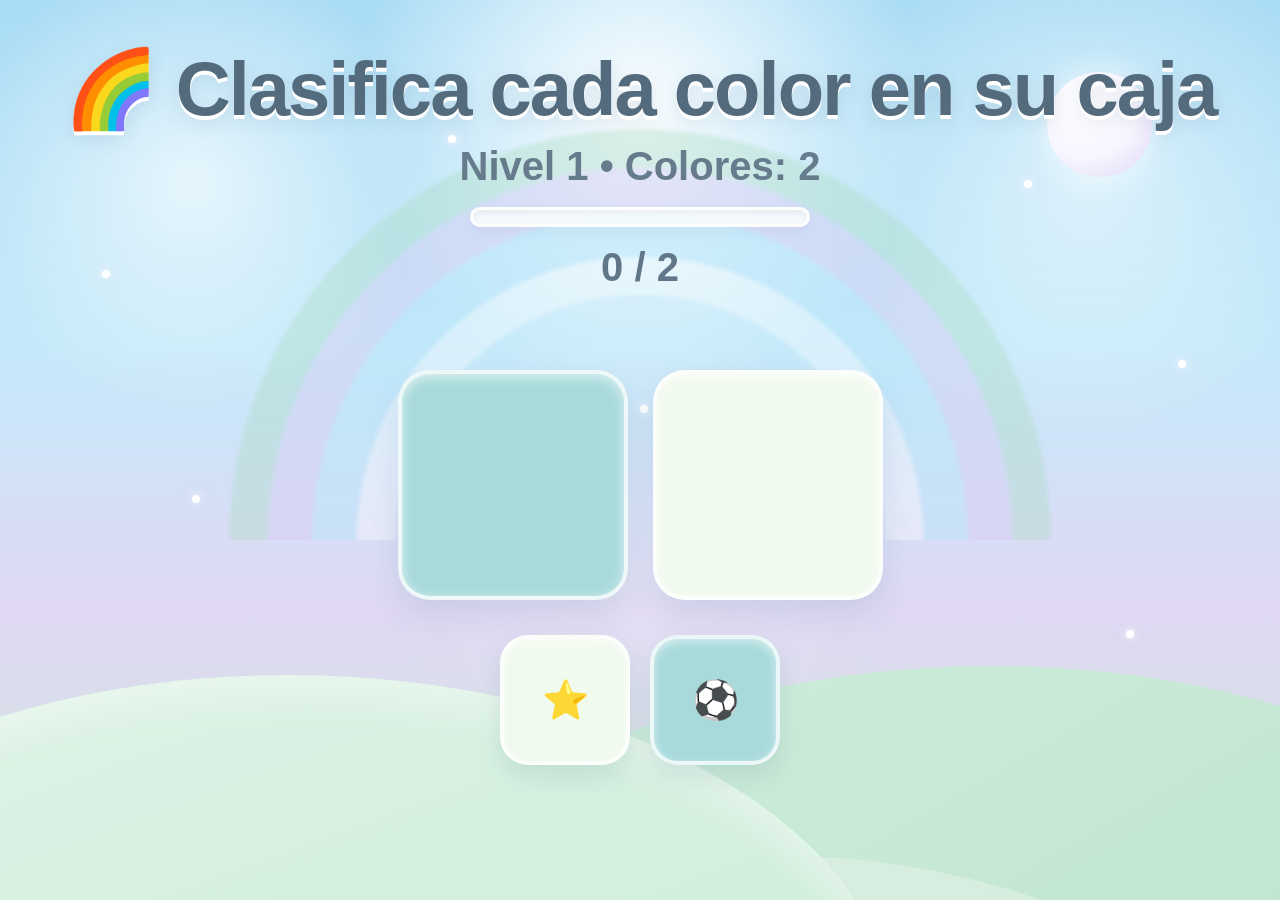
<file: clafisica por colores.html>
<!DOCTYPE html>
<html lang="es">
<head>
<meta charset="UTF-8">
<title>Clasifica los colores</title>
<link rel="stylesheet" href="clasifica por colores.css">
</head>

<body>

<!-- Capas decorativas del paisaje -->
<div class="arcoiris"></div>
<div class="colina2"></div>
<div class="colina3"></div>
<div class="colina1"></div>

<div class="nube nube1"></div>
<div class="nube nube2"></div>
<div class="nube nube3"></div>

<div class="mariposa">🦋</div>

<!-- Destellitos mágicos -->
<div class="destello" style="top:30%; left:8%;  animation-delay:0s;"></div>
<div class="destello" style="top:55%; left:15%; animation-delay:.7s;"></div>
<div class="destello" style="top:20%; left:80%; animation-delay:1.4s;"></div>
<div class="destello" style="top:70%; left:88%; animation-delay:2.1s;"></div>
<div class="destello" style="top:45%; left:50%; animation-delay:1.0s;"></div>
<div class="destello" style="top:15%; left:35%; animation-delay:1.8s;"></div>
<div class="destello" style="top:65%; left:60%; animation-delay:.4s;"></div>
<div class="destello" style="top:40%; left:92%; animation-delay:2.5s;"></div>

<div id="pantallaFinal">GREAT JOB</div>

<h1>🌈 Clasifica cada color en su caja</h1>
<div id="nivel"></div>

<div id="barra">
    <div id="progreso"></div>
</div>

<div id="contador">0 / 0</div>

<div id="mensaje"></div>

<div class="contenedor" id="zonas"></div>
<div class="formas" id="formas"></div>

<script src="clasifica por colores.js" defer></script>

</body>
</html>
</file>
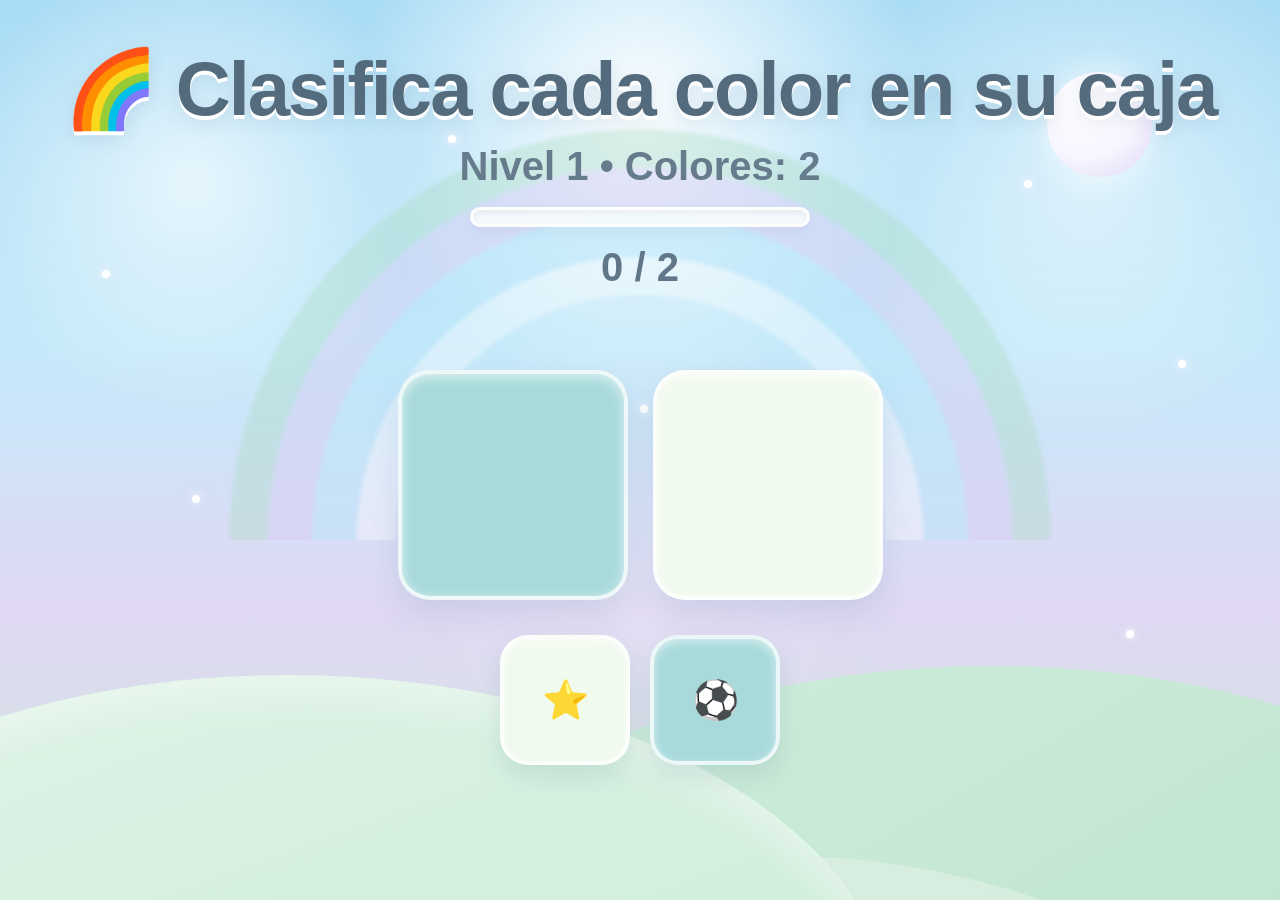
<file: clasifica por colores.html>
<!DOCTYPE html>
<html lang="es">
<head>
<meta charset="UTF-8">
<meta name="viewport" content="width=device-width, initial-scale=1.0">
<title id="pageTitle">Clasifica los colores</title>
<link rel="stylesheet" href="clasifica por colores.css">


<!-- Capas decorativas del paisaje -->
<div class="arcoiris"></div>
<div class="colina2"></div>
<div class="colina3"></div>
<div class="colina1"></div>

<div class="nube nube1"></div>
<div class="nube nube2"></div>
<div class="nube nube3"></div>

<div class="mariposa">🦋</div>

<!-- Destellitos mágicos -->
<div class="destello" style="top:30%; left:8%;  animation-delay:0s;"></div>
<div class="destello" style="top:55%; left:15%; animation-delay:.7s;"></div>
<div class="destello" style="top:20%; left:80%; animation-delay:1.4s;"></div>
<div class="destello" style="top:70%; left:88%; animation-delay:2.1s;"></div>
<div class="destello" style="top:45%; left:50%; animation-delay:1.0s;"></div>
<div class="destello" style="top:15%; left:35%; animation-delay:1.8s;"></div>
<div class="destello" style="top:65%; left:60%; animation-delay:.4s;"></div>
<div class="destello" style="top:40%; left:92%; animation-delay:2.5s;"></div>

<div id="pantallaFinal">GREAT JOB</div>

<h1 id="mainTitle">🌈 Clasifica cada color en su caja</h1>
<div id="nivel"></div>

<div id="barra">
    <div id="progreso"></div>
</div>

<div id="contador">0 / 0</div>

<div id="mensaje"></div>

<div class="contenedor" id="zonas"></div>
<div class="formas" id="formas"></div>

<script src="clasifica por colores.js" defer></script>

</body>
</html>
</file>
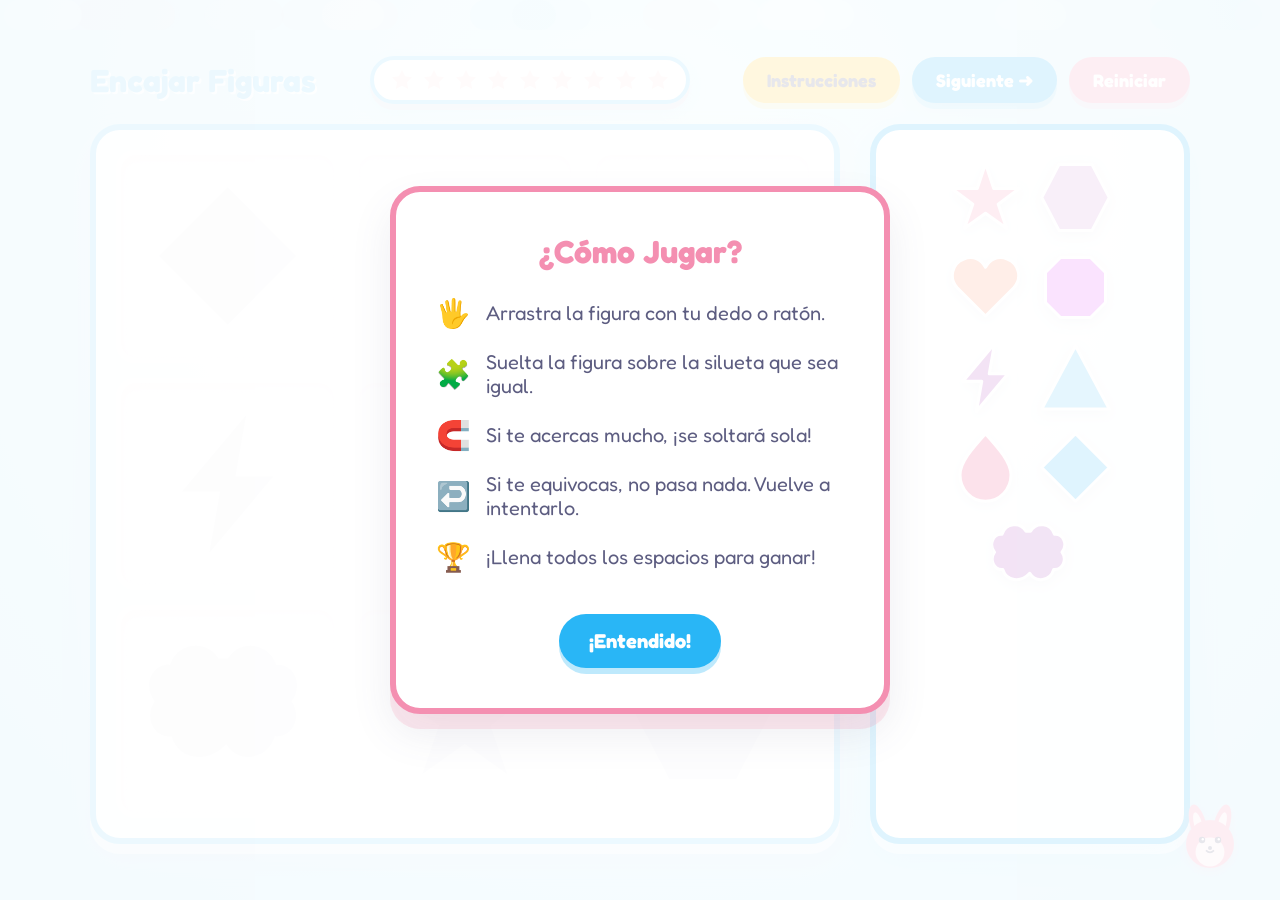
<file: Encaja figuras.html>
<!doctype html>
<html lang="es">
<head>
  <meta charset="utf-8">
  <meta name="viewport" content="width=device-width, initial-scale=1">
  <title>Encajar Figuras - Mundo Pastel</title>
  <link href="https://fonts.googleapis.com/css2?family=Fredoka:wght@400;600;700&display=swap" rel="stylesheet">
  <link rel="stylesheet" href="encaja figuras.css">
  <script src="encaja figuras.js" defer></script>
  <style>

  </style>
</head>
<body>

  <!-- Fondo -->
  <div class="bg-layer" id="bgLayer"></div>



  <!-- Aplicación -->
  <div class="app" id="appRoot">
    <!-- HEADER -->
    <div class="header">
      <div class="title" id="titleText">Encajar Figuras</div>
      <div class="progress-stars" id="progressStars"></div>
      <div class="controls">
        <button id="infoBtn" class="info">Instrucciones</button>
        <button id="nextBtn">Siguiente ➜</button>
        <button id="resetBtn" class="secondary">Reiniciar</button>
      </div>
    </div>

    <!-- ÁREA DEL JUEGO -->
    <div class="game-container">
      <!-- TABLERO -->
      <div class="board-panel">
        <div id="puzzle" class="puzzle-grid"></div>
      </div>
      <!-- BANDEJA DE FIGURAS -->
      <div class="tray-panel">
        <div id="tray" class="tray-grid"></div>
      </div>
    </div>
  </div>

  <!-- MODAL DE INSTRUCCIONES -->
  <div class="modal-overlay" id="infoModal">
    <div class="modal-content">
      <h2 id="modalTitle">¿Cómo Jugar?</h2>
      <div class="instruction-step">
        <span class="instruction-icon">🖐️</span>
        <span id="step1">Arrastra la figura con tu dedo o ratón.</span>
      </div>
      <div class="instruction-step">
        <span class="instruction-icon">🧩</span>
        <span id="step2">Suelta la figura sobre la silueta que sea igual.</span>
      </div>
      <div class="instruction-step">
        <span class="instruction-icon">🧲</span>
        <span id="step3">Si te acercas mucho, ¡se soltará sola!</span>
      </div>
      <div class="instruction-step">
        <span class="instruction-icon">↩️</span>
        <span id="step4">Si te equivocas, no pasa nada. Vuelve a intentarlo.</span>
      </div>
      <div class="instruction-step">
        <span class="instruction-icon">🏆</span>
        <span id="step5">¡Llena todos los espacios para ganar!</span>
      </div>
      <button id="closeInfoBtn" class="modal-close-btn">¡Entendido!</button>
    </div>
  </div>

  <!-- MASCOTA CONEJITA ROSA -->
  <div class="mascot-container">
    <div class="mascot-bubble" id="mascotBubble">¡Muy bien!</div>
    <svg class="mascot-svg" id="mascotFox" viewBox="0 0 100 100" xmlns="http://www.w3.org/2000/svg">
      <ellipse cx="35" cy="30" rx="10" ry="25" fill="#F48FB1" transform="rotate(-15 35 30)" />
      <ellipse cx="35" cy="30" rx="5" ry="15" fill="#FCE4EC" transform="rotate(-15 35 30)" />
      <ellipse cx="65" cy="30" rx="10" ry="25" fill="#F48FB1" transform="rotate(15 65 30)" />
      <ellipse cx="65" cy="30" rx="5" ry="15" fill="#FCE4EC" transform="rotate(15 65 30)" />
      <circle cx="50" cy="55" r="30" fill="#F48FB1" />
      <circle cx="50" cy="65" r="18" fill="#FCE4EC" />
      <circle cx="40" cy="50" r="4" fill="#5D5D81" />
      <circle cx="60" cy="50" r="4" fill="#5D5D81" />
      <circle cx="41" cy="49" r="1.5" fill="white" />
      <circle cx="61" cy="49" r="1.5" fill="white" />
      <circle cx="50" cy="60" r="2.5" fill="#5D5D81" />
      <path d="M 45 63 Q 50 68 55 63" stroke="#5D5D81" stroke-width="2" fill="none" />
    </svg>
  </div>

  <!-- PANTALLA DE CELEBRACIÓN -->
  <div class="level-complete" id="levelComplete">
    <svg class="medal-svg" viewBox="0 0 100 100">
      <polygon points="50,10 61,38 95,38 67,59 78,91 50,71 22,91 33,59 5,38 39,38" fill="#FFD700" />
      <polygon points="50,20 58,40 80,40 62,55 70,80 50,65 30,80 38,55 20,40 42,40" fill="#FFCA28" />
      <circle cx="50" cy="50" r="10" fill="white" />
      <text x="50" y="55" font-family="Fredoka" font-size="14" font-weight="700" text-anchor="middle" fill="#FFC107">1</text>
    </svg>
    <div class="celebrate-text" id="completeText">¡Nivel Completado!</div>
    <button id="continueBtn" class="continue-btn">Continuar</button>
  </div>

</body>
</html>
</file>
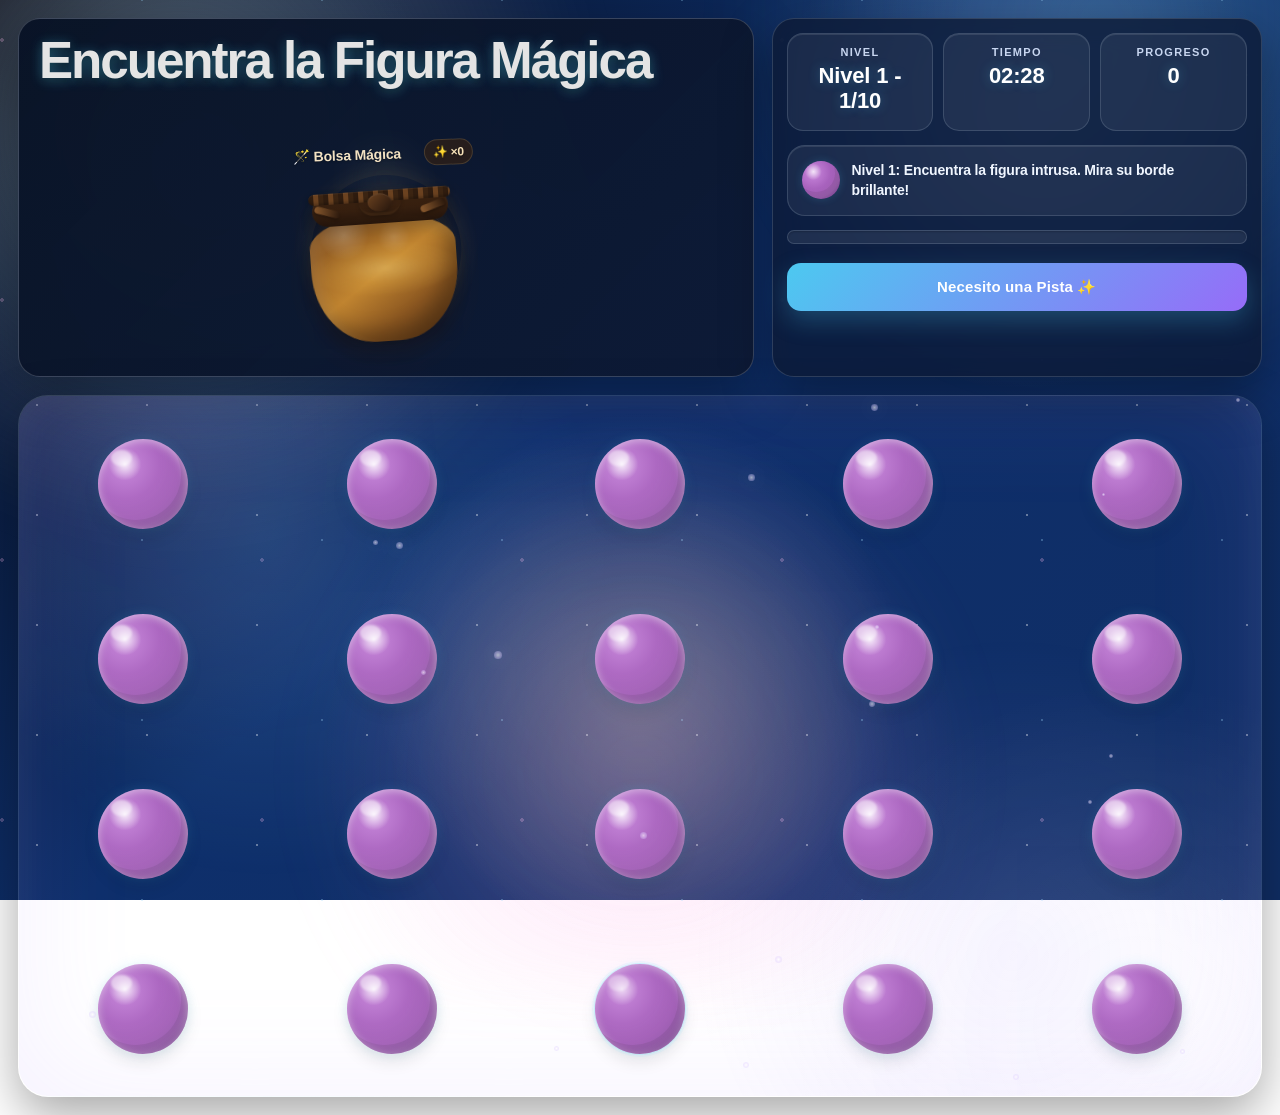
<file: Encuentra al intruso.html>
<!DOCTYPE html>
<html lang="es">
<head>
  <meta charset="UTF-8" />
  <meta name="viewport" content="width=device-width, initial-scale=1.0" />
  <title>Encuentra la Figura Mágica</title>
  <link rel="preconnect" href="https://fonts.googleapis.com">
  <link rel="preconnect" href="https://fonts.gstatic.com" crossorigin>
  <link href="https://fonts.googleapis.com/css2?family=Fredoka:wght@400;600;700&display=swap" rel="stylesheet">
  <link rel="stylesheet" href="encuentra al intruso.css" />

</head>
<body>


  <div class="app">
    <div class="top">
      <div class="titleBox">
        <h1 id="titleText">Encuentra la Figura Mágica</h1>
        <p class="subtitle"></p>

        <div class="basket" id="basket">
          <h3>
            <span class="basketTitle" id="basketTitle">🪄 Bolsa Mágica</span>
            <span class="magicCount" id="magicCount">✨ ×0</span>
          </h3>

          <div class="basketStage">
            <div class="basketBase"></div>
            <div class="magicCircle"></div>
            <div class="runeRing"></div>
            <div class="bagGlow"></div>
            <div class="magicBag" id="magicBag">
              <div class="bagShadow"></div>
              <div class="bagTop"></div>
              <div class="bagOpening"></div>
              <div class="knot"></div>
              <div class="rope"></div>
              <div class="ropeEnds"></div>
              <div class="bagBody"></div>
              <div class="bagFold"></div>
              <div class="bagStitch"></div>
              <div class="basketInnerGlow" id="basketInnerGlow"></div>
              <div class="bagItems" id="basketBox"></div>
              <div class="bagParticles" id="bagParticles"></div>
            </div>
          </div>
        </div>
      </div>

      <div class="uiBox">
        <div class="stats">
          <div class="stat"><span id="statLevel">Nivel</span><strong id="level">Nivel 1 - 1/10</strong></div>
          <div class="stat"><span id="statTime">Tiempo</span><strong id="timer">02:30</strong></div>
          <div class="stat"><span id="statScore">Progreso</span><strong id="score">0</strong></div>
        </div>

        <div class="targetLine">
          <div class="targetBubble" id="targetBubble"></div>
          <div class="targetText" id="targetText"></div>
        </div>

        <div class="progressWrap" aria-label="Progreso de subniveles">
          <div class="progressBar" id="progressBar"></div>
        </div>

        <button id="hintBtn">Necesito una Pista ✨</button>
        <div class="toast" id="toast"></div>
      </div>
    </div>

    <section class="stage">
      <div class="board" id="board"></div>
      <div class="fx-layer" id="fxLayer"></div>
    </section>
  </div>

  <div class="overlay" id="overlay">
    <div class="modal" id="overlayContent">
      <h2>Se acabó el tiempo!</h2>
      <p>Respira hondo y vuelve a intentarlo. Cada intento te hace mejor!</p>
      <button id="overlayRestartBtn">✨ Comenzar de nuevo</button>
    </div>
  </div>

  <script src="encuentra al intruso.js"></script>
</body>
</html>
</file>
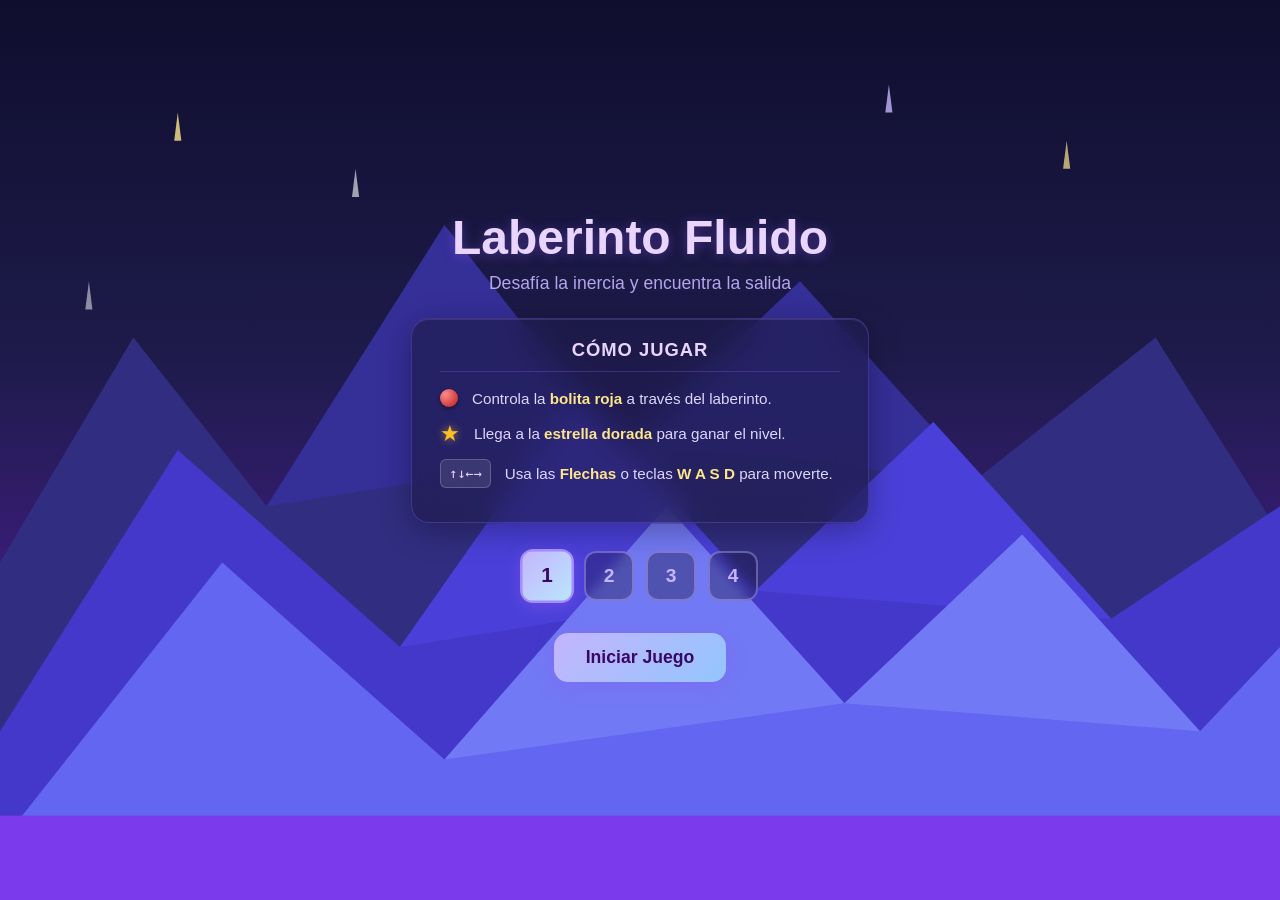
<file: Laberinto.html>
<!DOCTYPE html>
<html lang="es">
<head>
    <meta charset="UTF-8" />
    <meta name="viewport" content="width=device-width, initial-scale=1.0" />
    <title>Laberinto - Atrapador de Estrellas</title>
    <link rel="stylesheet" href="laberinto.css">

</head>
<body>


    <!-- Paisaje Geométrico SVG -->
    <svg id="geo-bg" viewBox="0 0 1440 320" preserveAspectRatio="none">
        <defs>
            <linearGradient id="skyGrad" x1="0%" y1="0%" x2="0%" y2="100%">
                <stop offset="0%" style="stop-color:#0f0e2e;stop-opacity:1" />
                <stop offset="40%" style="stop-color:#1e1b4b;stop-opacity:1" />
                <stop offset="80%" style="stop-color:#4c1d95;stop-opacity:1" />
                <stop offset="100%" style="stop-color:#5b21b6;stop-opacity:1" />
            </linearGradient>
            <radialGradient id="sunGlow" cx="50%" cy="50%" r="50%" fx="50%" fy="50%">
                <stop offset="0%" style="stop-color:#fde68a;stop-opacity:0.8" />
                <stop offset="100%" style="stop-color:#fde68a;stop-opacity:0" />
            </radialGradient>
        </defs>
        <rect width="1440" height="320" fill="url(#skyGrad)" />
        <polygon points="200,40 204,50 196,50" fill="#fde68a" opacity="0.8" />
        <polygon points="400,60 404,70 396,70" fill="#ffffff" opacity="0.6" />
        <polygon points="1200,50 1204,60 1196,60" fill="#fde68a" opacity="0.7" />
        <polygon points="1000,30 1004,40 996,40" fill="#c4b5fd" opacity="0.8" />
        <polygon points="100,100 104,110 96,110" fill="#ffffff" opacity="0.5" />
        <circle cx="900" cy="220" r="80" fill="url(#sunGlow)" />
        <polygon points="900,180 930,210 920,250 880,250 870,210" fill="#fbbf24" />
        <polygon points="900,190 920,210 910,240 890,240 880,210" fill="#fde68a" />
        <polygon points="0,200 150,120 300,180 500,80 700,160 900,100 1100,170 1300,120 1440,190 1440,320 0,320" fill="#312e81" />
        <polygon points="500,80 300,180 700,160" fill="#3730a3" opacity="0.7" />
        <polygon points="900,100 700,160 1100,170" fill="#3730a3" opacity="0.7" />
        <polygon points="0,260 200,160 450,230 650,140 850,210 1050,150 1250,220 1440,180 1440,320 0,320" fill="#4338ca" />
        <polygon points="650,140 450,230 850,210" fill="#4f46e5" opacity="0.6" />
        <polygon points="1050,150 850,210 1250,220" fill="#4f46e5" opacity="0.6" />
        <polygon points="0,300 250,200 500,270 750,180 950,250 1150,190 1350,260 1440,230 1440,320 0,320" fill="#6366f1" />
        <polygon points="750,180 500,270 950,250" fill="#818cf8" opacity="0.5" />
        <polygon points="1150,190 950,250 1350,260" fill="#818cf8" opacity="0.5" />
        <rect y="290" width="1440" height="30" fill="#7c3aed" />
    </svg>

    <!-- MENÚ -->
    <div id="menuScreen" class="screen active">
        <h1 id="titleText">Laberinto Fluido</h1>
        <p id="subtitleText">Desafía la inercia y encuentra la salida</p>

        <!-- Tarjeta de instrucciones -->
        <div class="instructions-card">
            <h3 id="instructionsTitle">Cómo Jugar</h3>
            <div class="instruction-item">
                <div class="icon-ball"></div>
                <span id="step1">Controla la <b>bolita roja</b> a través del laberinto.</span>
            </div>
            <div class="instruction-item">
                <div class="icon-star">★</div>
                <span id="step2">Llega a la <b>estrella dorada</b> para ganar el nivel.</span>
            </div>
            <div class="instruction-item">
                <div class="icon-keys">↑↓←→</div>
                <span id="step3">Usa las <b>Flechas</b> o teclas <b>W A S D</b> para moverte.</span>
            </div>
            <div class="instruction-item"></div>
        </div>

        <!-- Selector de niveles -->
        <div class="level-selector">
            <button class="level-btn selected" data-level="1">1</button>
            <button class="level-btn" data-level="2">2</button>
            <button class="level-btn" data-level="3">3</button>
            <button class="level-btn" data-level="4">4</button>
        </div>

        <button id="startBtn" class="btn">Iniciar Juego</button>
    </div>

    <!-- JUEGO -->
    <div id="gameScreen" class="screen">
        <div id="hud">
            <span><span id="hudLevelText">Nivel</span> <span id="hudLevel">1</span></span>
            <span id="hudTimer">00:00</span>
        </div>
        <div id="motivationalMessage">¡Vas genial!</div>
        <canvas id="gameCanvas"></canvas>
    </div>

    <!-- VICTORIA -->
    <div id="victoryScreen" class="screen">
        <h1 id="victoryTitle">¡Completado!</h1>
        <p id="victoryTimeLabel">Tu tiempo:</p>
        <div class="victory-time" id="victoryTime">00:00</div>
        <div>
            <button id="nextLevelBtn" class="btn">Siguiente Nivel</button>
            <button id="menuBtn" class="btn">Menú</button>
        </div>
    </div>

    <script src="laberinto.js"></script>
</body>
</html>
</file>
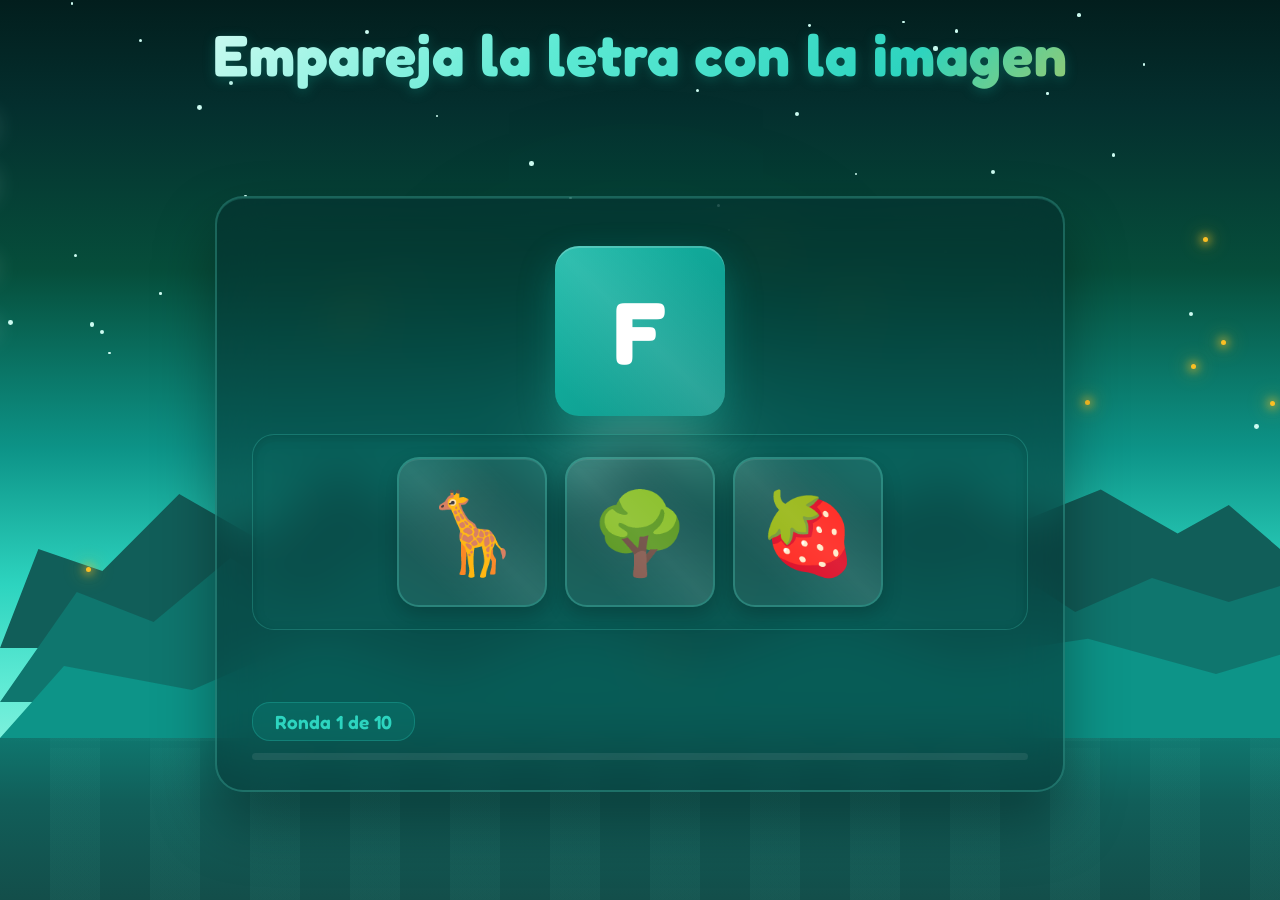
<file: Letra con imagen.html>
<!DOCTYPE html>
<html lang="es">
<head>
    <meta charset="UTF-8">
    <meta name="viewport" content="width=device-width, initial-scale=1.0">
    <title>Empareja letra con imagen</title>
    <link href="https://fonts.googleapis.com/css2?family=Fredoka:wght@400;600;700&display=swap" rel="stylesheet">
    <link rel="stylesheet" href="letra con imagen.css">


    <!-- Paisaje monocromático esmeralda -->
    <div class="paisaje" id="paisaje">
        <div class="cielo"></div>
        <div class="sol"></div>

        <div class="nube nube1"></div>
        <div class="nube nube2"></div>
        <div class="nube nube3"></div>
        <div class="nube nube4"></div>

        <div class="montaña1"></div>
        <div class="montaña2"></div>
        <div class="montaña3"></div>

        <div class="reflejo-sol"></div>

        <div class="agua">
            <div class="ola"></div>
            <div class="ola ola2"></div>
            <div class="brillo-agua"></div>
        </div>
    </div>

    <!-- Contenido del juego -->
    <div class="contenido">
        <h1 id="titleText">Empareja la letra con la imagen</h1>

        <div id="juego">
            <div id="letra"></div>
            <div class="opciones" id="opciones"></div>
            <div id="mensaje"></div>
            <div id="progreso"></div>
            <div class="barra-progreso">
                <div class="barra-progreso-relleno" id="barraRelleno"></div>
            </div>
        </div>

        <!-- Pantalla final -->
        <div id="pantallaFinal">
            <div id="finalTexto">¡Excelente!</div>
            <div id="finalEmoji">🏆</div>
            <button id="reiniciarBtn">Volver a jugar</button>
        </div>
    </div>

    <script src="letra con imagen.js"></script>
</body>
</html>
</file>
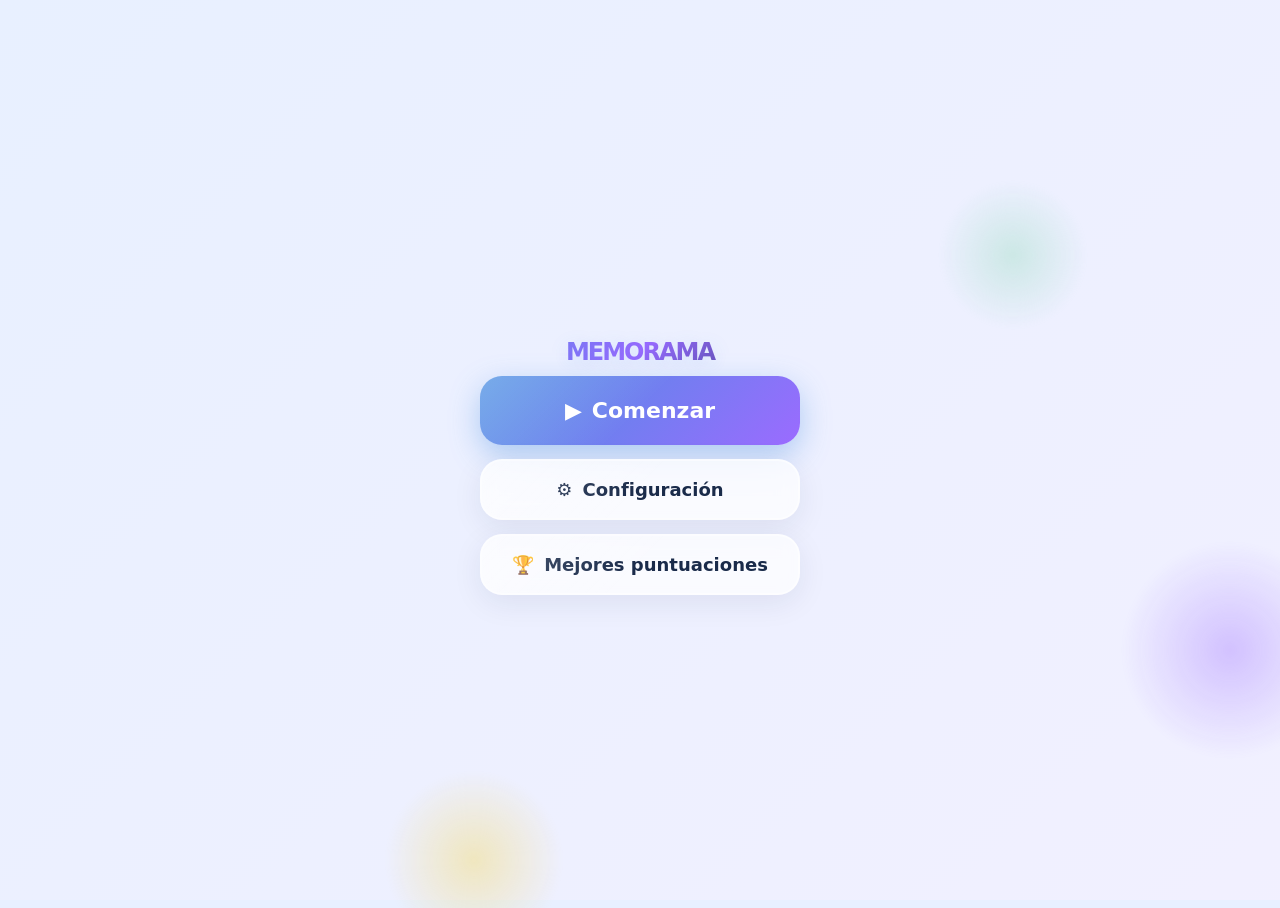
<file: Memorama.html>
<!DOCTYPE html>
<html lang="es">
<head>
    <meta charset="UTF-8">
    <meta name="viewport" content="width=device-width, initial-scale=1.0, maximum-scale=1.0, user-scalable=no">
    <title id="pageTitle">🧠 Memorama</title>
    <link rel="stylesheet" href="memorama.css">


    <!-- Fondo decorativo -->
    <div id="bg-canvas"></div>
    <div class="bg-shape"></div>
    <div class="bg-shape"></div>
    <div class="bg-shape"></div>
    <div class="bg-shape"></div>

    <!-- Canvas para efectos -->
    <canvas id="fx-canvas"></canvas>

    <!-- Contenedor principal -->
    <div id="app">

        <!-- ============ PANTALLA PRINCIPAL ============ -->
        <section class="screen active" id="screen-home">
            <div class="home-content">
                <h1 class="title">
                    <span class="title-emoji"></span><span id="titleText">MEMORAMA</span>
                </h1>
                <div class="menu-buttons">
                    <button class="btn btn-primary btn-large" onclick="Game.startGame()">
                        <span>▶</span> <span id="startBtnText">Comenzar</span>
                    </button>
                    <button class="btn btn-ghost" onclick="UI.showScreen('settings')">
                        <span>⚙</span> <span id="settingsBtnText">Configuración</span>
                    </button>
                    <button class="btn btn-ghost" onclick="UI.showScreen('scores')">
                        <span>🏆</span> <span id="scoresBtnText">Mejores puntuaciones</span>
                    </button>
                </div>
            </div>
        </section>

        <!-- ============ CONFIGURACIÓN ============ -->
        <section class="screen" id="screen-settings">
            <div class="panel">
                <h2 class="panel-title" id="settingsTitle">⚙ Configuración</h2>
                <div class="setting-item">
                    <span class="setting-label" id="musicLabel">🎵 Música</span>
                    <div class="switch" id="switch-music" onclick="Settings.toggle('music')"></div>
                </div>
                <div class="setting-item">
                    <span class="setting-label" id="soundLabel">🔊 Sonidos</span>
                    <div class="switch" id="switch-sound" onclick="Settings.toggle('sound')"></div>
                </div>
                <div class="setting-item">
                    <span class="setting-label" id="animLabel">✨ Animaciones</span>
                    <div class="switch" id="switch-anim" onclick="Settings.toggle('anim')"></div>
                </div>
                <div style="margin-top: 24px;">
                    <button class="btn btn-primary" onclick="UI.showScreen('home')" id="backHomeBtn1">Volver al inicio</button>
                </div>
            </div>
        </section>

        <!-- ============ PUNTUACIONES ============ -->
        <section class="screen" id="screen-scores">
            <div class="panel">
                <h2 class="panel-title" id="scoresTitle">🏆 Mejores puntuaciones</h2>
                <div class="scores-list" id="scores-list"></div>
                <button class="btn btn-ghost btn-small" onclick="Storage.clearScores()" id="clearScoresBtn" style="margin-top:10px;width:100%;">Borrar puntuaciones</button>
                <div style="margin-top: 16px;">
                    <button class="btn btn-primary" onclick="UI.showScreen('home')" id="backHomeBtn2">Volver al inicio</button>
                </div>
            </div>
        </section>

        <!-- ============ PANTALLA DE JUEGO ============ -->
        <section class="screen" id="screen-game">
            <div class="hud">
                <div class="hud-group">
                    <div class="hud-stat">
                        <span class="hud-stat-label" id="hudLevelLabel">Nivel</span>
                        <span class="hud-stat-value level" id="hud-level">1</span>
                    </div>
                    <div class="hud-stat">
                        <span class="hud-stat-label" id="hudMovesLabel">Mov.</span>
                        <span class="hud-stat-value moves" id="hud-moves">0</span>
                    </div>
                </div>
                <div class="hud-group">
                    <div class="hud-stat">
                        <span class="hud-stat-label" id="hudTimeLabel">Tiempo</span>
                        <span class="hud-stat-value time" id="hud-time">0:00</span>
                    </div>
                    <div class="hud-stat">
                        <span class="hud-stat-label" id="hudPairsLabel">Parejas</span>
                        <span class="hud-stat-value pairs" id="hud-pairs">0/0</span>
                    </div>
                </div>
                <div class="hud-group">
                    <button class="btn btn-secondary btn-icon" onclick="Game.togglePause()" title="Pausa" id="pauseBtnTitle">⏸</button>
                    <button class="btn btn-secondary btn-icon" onclick="Game.restartLevel()" title="Reiniciar" id="restartBtnTitle">↻</button>
                    <button class="btn btn-secondary btn-icon" onclick="Game.quitGame()" title="Salir" id="quitBtnTitle">✕</button>
                </div>
            </div>

            <!-- Powerups -->
            <div class="powerups">
                <button class="powerup-btn peek" id="btn-peek" onclick="Game.usePeek()">
                    <span>👀</span> <span id="peekBtnText">Ver cartas</span>
                </button>
                <button class="powerup-btn shuffle" id="btn-shuffle" onclick="Game.useShuffle()">
                    <span>🔄</span> <span id="shuffleBtnText">Mezclar</span>
                </button>
            </div>

            <!-- Tablero -->
            <div class="board-wrapper">
                <div class="board" id="board"></div>
            </div>

            <!-- Overlay de pausa -->
            <div class="pause-overlay" id="pause-overlay">
                <div class="pause-content">
                    <h2 class="pause-title" id="pauseTitle">⏸ Pausa</h2>
                    <div class="pause-buttons">
                        <button class="btn btn-primary" onclick="Game.togglePause()" id="continueBtn">Continuar</button>
                        <button class="btn btn-ghost" onclick="Game.restartLevel()" id="restartLevelBtn">Reiniciar nivel</button>
                        <button class="btn btn-ghost" onclick="Game.quitGame()" id="quitMenuBtn">Salir al menú</button>
                    </div>
                </div>
            </div>
        </section>

        <!-- ============ NIVEL COMPLETADO ============ -->
        <section class="screen" id="screen-level-complete">
            <div class="celebration-content">
                <h2 class="celebration-title" id="celebration-title">⭐ Nivel completado</h2>
                <p class="celebration-subtitle" id="celebration-subtitle">¡Lo lograste!</p>
                <div class="stars-display" id="celebration-stars"></div>
                <div class="stats-grid">
                    <div class="stat-card">
                        <div class="stat-card-value" id="celebration-time">0:00</div>
                        <div class="stat-card-label" id="timeStatLabel1">Tiempo</div>
                    </div>
                    <div class="stat-card">
                        <div class="stat-card-value" id="celebration-moves">0</div>
                        <div class="stat-card-label" id="movesStatLabel1">Movimientos</div>
                    </div>
                    <div class="stat-card">
                        <div class="stat-card-value" id="celebration-accuracy">100%</div>
                        <div class="stat-card-label" id="accuracyStatLabel">Precisión</div>
                    </div>
                </div>
                <button class="btn btn-success btn-large" id="celebration-next" onclick="Game.nextLevel()">Siguiente nivel →</button>
            </div>
        </section>

        <!-- ============ PANTALLA FINAL ============ -->
        <section class="screen" id="screen-game-complete">
            <div class="celebration-content">
                <h2 class="celebration-title" id="gameCompleteTitle">🎉 ¡Felicidades!</h2>
                <p class="celebration-subtitle" id="gameCompleteSubtitle">Has completado el Memorama.</p>
                <div class="stars-display" id="final-stars"></div>
                <div class="stats-grid">
                    <div class="stat-card">
                        <div class="stat-card-value" id="final-time">0:00</div>
                        <div class="stat-card-label" id="totalTimeStatLabel">Tiempo total</div>
                    </div>
                    <div class="stat-card">
                        <div class="stat-card-value" id="final-moves">0</div>
                        <div class="stat-card-label" id="movesStatLabel2">Movimientos</div>
                    </div>
                    <div class="stat-card">
                        <div class="stat-card-value" id="final-stars-count">0</div>
                        <div class="stat-card-label" id="starsStatLabel">Estrellas</div>
                    </div>
                </div>
                <button class="btn btn-primary btn-large" onclick="Game.restartAll()" id="playAgainBtn">🔄 Jugar nuevamente</button>
            </div>
        </section>

    </div>

    <!-- Toast -->
    <div class="toast" id="toast"></div>

    <!-- JavaScript externo -->
    <script src="memorama.js"></script>

</body>
</html>
</file>
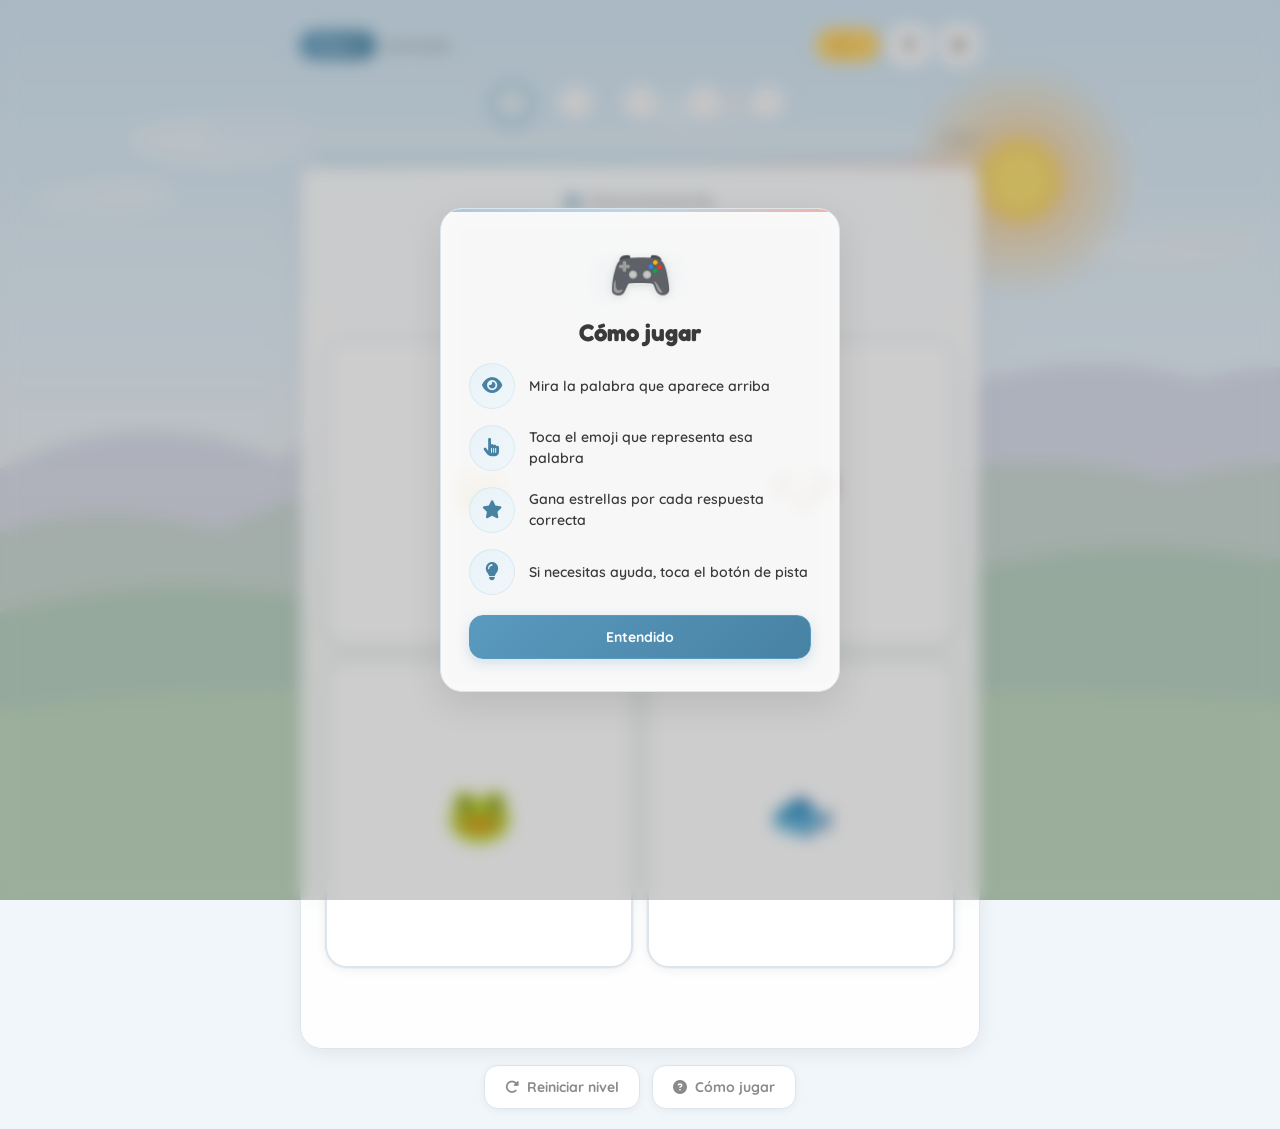
<file: Pareo.html>
<!DOCTYPE html>
<html lang="es">
<head>
    <meta charset="UTF-8">
    <meta name="viewport" content="width=device-width, initial-scale=1.0">
    <title id="pageTitle">Pareo de Emojis y Palabras</title>
    <!-- Google Fonts -->
    <link href="https://fonts.googleapis.com/css2?family=Fredoka:wght@400;600;700&family=Quicksand:wght@400;600;700&display=swap" rel="stylesheet">
    <!-- Font Awesome -->
    <link rel="stylesheet" href="https://cdnjs.cloudflare.com/ajax/libs/font-awesome/6.5.0/css/all.min.css">
    <!-- CSS -->
    <link rel="stylesheet" href="pareo.css">

    <!-- Paisaje con colores pastel -->
    <div class="landscape">
        <svg viewBox="0 0 1440 900" preserveAspectRatio="xMidYMid slice" xmlns="http://www.w3.org/2000/svg">
            <defs>
                <linearGradient id="sky" x1="0" y1="0" x2="0" y2="1">
                    <stop offset="0%" stop-color="#D6EAF8"/>
                    <stop offset="40%" stop-color="#E8F4FD"/>
                    <stop offset="75%" stop-color="#FDF2E9"/>
                    <stop offset="100%" stop-color="#FDEBD0"/>
                </linearGradient>
                <radialGradient id="sunGlow" cx="50%" cy="50%" r="50%">
                    <stop offset="0%" stop-color="#FFD89B"/>
                    <stop offset="40%" stop-color="#FFCC80" stop-opacity=".6"/>
                    <stop offset="100%" stop-color="#FFCC80" stop-opacity="0"/>
                </radialGradient>
                <filter id="cloudSoft"><feGaussianBlur stdDeviation="3"/></filter>
                <filter id="grain">
                    <feTurbulence type="fractalNoise" baseFrequency="0.65" numOctaves="3" stitchTiles="stitch"/>
                    <feColorMatrix type="saturate" values="0"/>
                    <feBlend in="SourceGraphic" mode="multiply" result="blend"/>
                    <feComponentTransfer><feFuncA type="linear" slope="0.06"/></feComponentTransfer>
                </filter>
            </defs>
            <rect width="1440" height="900" fill="url(#sky)"/>
            <circle cx="1100" cy="180" r="120" fill="url(#sunGlow)"/>
            <circle cx="1100" cy="180" r="42" fill="#FFD54F" opacity=".7"/>
            <circle cx="1100" cy="180" r="30" fill="#FFF176" opacity=".5"/>
            <g opacity=".4" filter="url(#cloudSoft)" class="cloud-1"><ellipse cx="300" cy="140" rx="90" ry="22" fill="#FFFFFF"/><ellipse cx="340" cy="132" rx="55" ry="18" fill="#F0F4FF"/></g>
            <g opacity=".3" filter="url(#cloudSoft)" class="cloud-2"><ellipse cx="780" cy="110" rx="70" ry="16" fill="#FFFFFF"/><ellipse cx="810" cy="104" rx="45" ry="13" fill="#FFF5F5"/></g>
            <g opacity=".35" filter="url(#cloudSoft)" class="cloud-3"><ellipse cx="180" cy="200" rx="60" ry="14" fill="#F8FAFF"/><ellipse cx="210" cy="194" rx="40" ry="12" fill="#FFFFFF"/></g>
            <g opacity=".25" filter="url(#cloudSoft)" class="cloud-1"><ellipse cx="1250" cy="250" rx="80" ry="18" fill="#FFFFFF"/><ellipse cx="1290" cy="242" rx="50" ry="14" fill="#FFF8F0"/></g>
            <path d="M0 520 Q180 380 360 460 Q500 340 680 420 Q820 320 1000 400 Q1150 340 1280 380 Q1380 350 1440 390 L1440 900 L0 900Z" fill="#D0D4E8" opacity=".6"/>
            <path d="M0 580 Q120 480 300 530 Q480 440 650 500 Q800 430 950 490 Q1100 440 1250 480 Q1370 450 1440 470 L1440 900 L0 900Z" fill="#C5D9CC" opacity=".7"/>
            <path d="M0 640 Q200 560 400 600 Q560 530 720 580 Q880 520 1050 570 Q1200 530 1350 560 Q1420 540 1440 550 L1440 900 L0 900Z" fill="#AECFB8" opacity=".55"/>
            <path d="M0 720 Q360 670 720 700 Q1080 680 1440 710 L1440 900 L0 900Z" fill="#C8E6C0" opacity=".5"/>
            <rect width="1440" height="900" filter="url(#grain)" opacity=".4"/>
        </svg>
    </div>

    <!-- APP -->
    <div class="app" id="app">
        <!-- HEADER -->
        <header class="header">
            <div class="header-left">
                <div class="level-badge" id="levelBadge">Nivel 1</div>
                <div class="level-name" id="levelName">Animales</div>
            </div>
            <div class="header-right">
                <div class="stars-display">
                    <i class="fas fa-star"></i>
                    <span id="starCount">0</span>
                </div>
                <button class="icon-btn" id="hintBtn" title="Pista" aria-label="Mostrar pista">
                    <i class="fas fa-lightbulb"></i>
                </button>
                <button class="icon-btn" id="settingsBtn" title="Ajustes" aria-label="Abrir ajustes">
                    <i class="fas fa-cog"></i>
                </button>
            </div>
        </header>

        <!-- PROGRESO -->
        <div class="progress-section">
            <div class="level-map" id="levelMap"></div>
            <div class="progress-row">
                <div class="progress-bar">
                    <div class="progress-fill" id="progressFill"></div>
                </div>
                <div class="progress-text" id="progressText">0 de 4</div>
            </div>
        </div>

        <!-- ZONA DE JUEGO -->
        <main class="game-area">
            <div class="instruction-area">
                <div class="instruction-text">
                    <i class="fas fa-hand-pointer instruction-icon"></i>
                    <span id="instructionText">Toca el emoji de:</span>
                </div>
                <div class="target-word" id="targetWord">—</div>
            </div>
            <div class="emoji-grid" id="emojiGrid"></div>
            <div class="feedback-area" id="feedbackArea"></div>
        </main>

        <!-- FOOTER -->
        <footer class="footer">
            <button class="btn btn-outline" id="restartBtn">
                <i class="fas fa-redo-alt"></i>
                <span id="restartBtnText">Reiniciar nivel</span>
            </button>
            <button class="btn btn-outline" id="helpBtn">
                <i class="fas fa-question-circle"></i>
                <span id="helpBtnText">Cómo jugar</span>
            </button>
        </footer>
    </div>

    <!-- AJUSTES -->
    <div class="overlay" id="settingsOverlay">
        <div class="panel">
            <div class="settings-header">
                <h2 id="settingsTitle">Ajustes</h2>
                <button class="icon-btn" id="closeSettings" aria-label="Cerrar ajustes">
                    <i class="fas fa-times"></i>
                </button>
            </div>
            <div class="settings-body">
                <div class="setting-item">
                    <span id="soundLabel">Sonido</span>
                    <button class="toggle" id="soundToggle" role="switch" aria-checked="false" aria-label="Sonido">
                        <span class="toggle-thumb"></span>
                    </button>
                </div>
                <div class="setting-item">
                    <span id="calmLabel">Modo de calma</span>
                    <button class="toggle" id="calmToggle" role="switch" aria-checked="false" aria-label="Modo de calma">
                        <span class="toggle-thumb"></span>
                    </button>
                </div>
                <div class="setting-item">
                    <span id="autoHintLabel">Pista automática</span>
                    <button class="toggle" id="autoHintToggle" role="switch" aria-checked="false" aria-label="Pista automática">
                        <span class="toggle-thumb"></span>
                    </button>
                </div>
                <div class="settings-reset">
                    <button class="btn btn-outline" id="resetAllBtn">
                        <i class="fas fa-home"></i>
                        <span id="resetAllBtnText">Volver al inicio</span>
                    </button>
                </div>
            </div>
        </div>
    </div>

    <!-- MODAL -->
    <div class="overlay" id="modalOverlay">
        <div class="panel modal-panel">
            <div class="modal-icon" id="modalIcon">🌟</div>
            <h2 id="modalTitle">¡Nivel completado!</h2>
            <p id="modalText"></p>
            <div class="modal-stars" id="modalStars"></div>
            <button class="btn btn-primary modal-button" id="modalBtn">Continuar</button>
        </div>
    </div>

    <!-- CÓMO JUGAR -->
    <div class="overlay" id="howToPlayOverlay">
        <div class="panel modal-panel">
            <div class="modal-icon">🎮</div>
            <h2 id="howToTitle">Cómo jugar</h2>
            <div class="how-to-play">
                <div class="step">
                    <div class="step-icon"><i class="fas fa-eye"></i></div>
                    <div class="step-text" id="step1Text">Mira la palabra que aparece arriba</div>
                </div>
                <div class="step">
                    <div class="step-icon"><i class="fas fa-hand-pointer"></i></div>
                    <div class="step-text" id="step2Text">Toca el emoji que representa esa palabra</div>
                </div>
                <div class="step">
                    <div class="step-icon"><i class="fas fa-star"></i></div>
                    <div class="step-text" id="step3Text">Gana estrellas por cada respuesta correcta</div>
                </div>
                <div class="step">
                    <div class="step-icon"><i class="fas fa-lightbulb"></i></div>
                    <div class="step-text" id="step4Text">Si necesitas ayuda, toca el botón de pista</div>
                </div>
            </div>
            <button class="btn btn-primary modal-button" id="closeHowToPlay">
                <span id="closeHowToText">Entendido</span>
            </button>
        </div>
    </div>

    <!-- JAVASCRIPT -->
    <script src="pareo.js"></script>
</body>
</html>
</file>
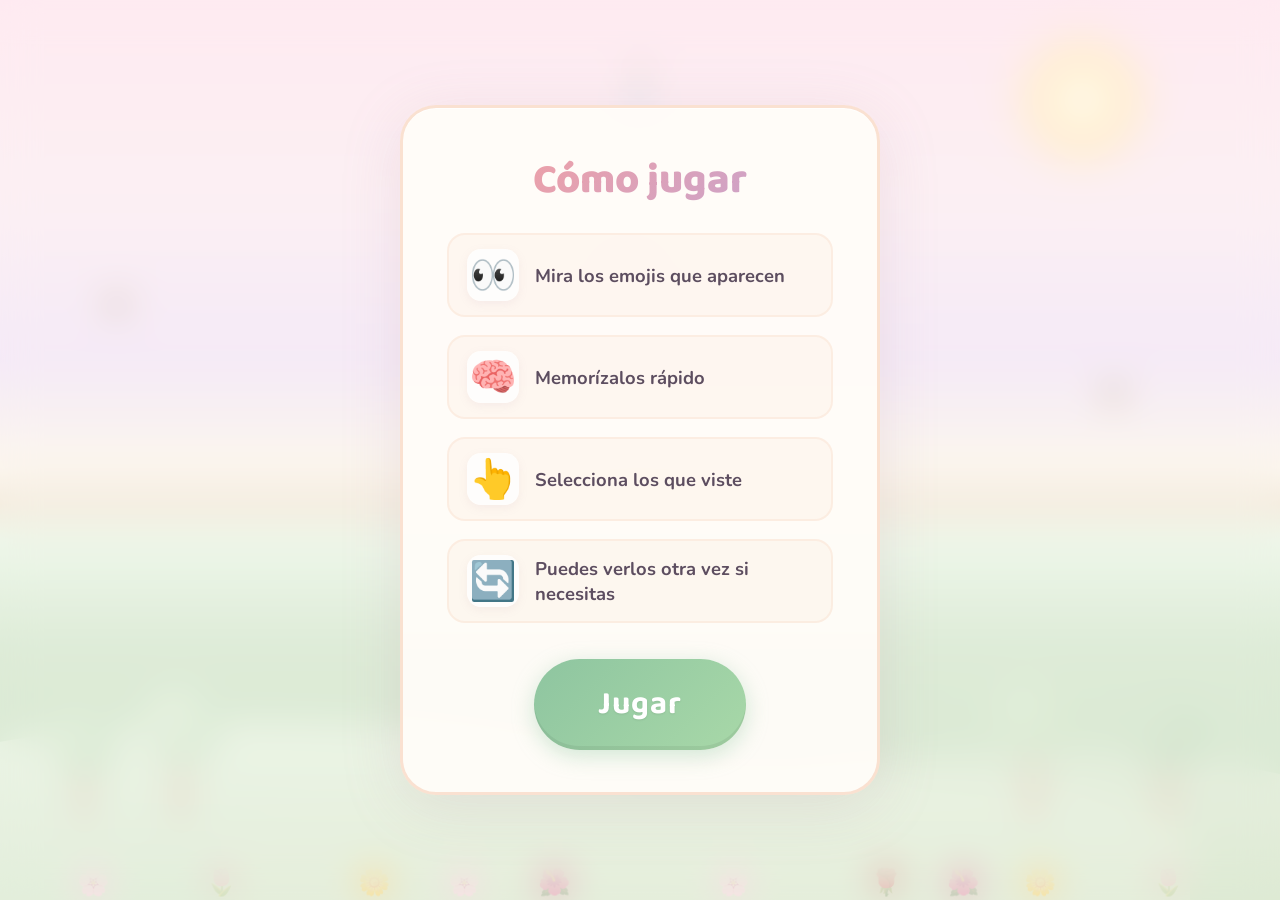
<file: Recuerda las imágenes.html>
<!DOCTYPE html>
<html lang="es">
<head>
    <meta charset="UTF-8">
    <meta name="viewport" content="width=device-width, initial-scale=1.0">
    <title id="pageTitle">Aventura Visual - Enfoque y Memoria</title>
    <link rel="preconnect" href="https://fonts.googleapis.com">
    <link rel="preconnect" href="https://fonts.gstatic.com" crossorigin>
    <link href="https://fonts.googleapis.com/css2?family=Baloo+2:wght@400;600;700;800&family=Nunito:wght@400;600;700;800&display=swap" rel="stylesheet">
    <link rel="stylesheet" href="recuerda las imágenes.css">


    <!-- PAISAJE PASTEL -->
    <div class="sun"></div>
    <div class="clouds">
        <div class="cloud cloud-1"></div><div class="cloud cloud-2"></div><div class="cloud cloud-3"></div><div class="cloud cloud-4"></div><div class="cloud cloud-5"></div>
    </div>
    <div class="bird bird-1">🐦</div><div class="bird bird-2">🐦</div><div class="bird bird-3">🐧</div>
    <div class="butterfly butterfly-1">🦋</div><div class="butterfly butterfly-2">🦋</div><div class="butterfly butterfly-3">🦋</div>
    <div class="sparkle">✦</div><div class="sparkle">✧</div><div class="sparkle">✦</div><div class="sparkle">✧</div><div class="sparkle">✦</div>
    <div class="hills"><div class="hill hill-1"></div><div class="hill hill-2"></div><div class="hill hill-3"></div></div>
    <div class="trees">
        <div class="tree tree-1"><div class="tree-top"></div><div class="tree-trunk"></div></div>
        <div class="tree tree-2"><div class="tree-top"></div><div class="tree-trunk"></div></div>
        <div class="tree tree-3"><div class="tree-top"></div><div class="tree-trunk"></div></div>
        <div class="tree tree-4"><div class="tree-top"></div><div class="tree-trunk"></div></div>
    </div>
    <div class="flowers">
        <div class="flower">🌸</div><div class="flower">🌷</div><div class="flower">🌼</div><div class="flower">🌺</div><div class="flower">🌸</div>
        <div class="flower">🌹</div><div class="flower">🌼</div><div class="flower">🌷</div><div class="flower">🌸</div><div class="flower">🌺</div>
    </div>
    <div class="confetti-container" id="confettiContainer"></div>

    <!-- PANTALLA DE INSTRUCCIONES -->
    <div class="instructions-overlay" id="instructionsOverlay">
        <div class="instructions-box">
            <h2 id="instructionsTitle">Cómo jugar</h2>
            <div class="instructions-steps">
                <div class="instruction-step">
                    <div class="step-icon">👀</div>
                    <div class="step-text" id="step1Text">Mira los emojis que aparecen</div>
                </div>
                <div class="instruction-step">
                    <div class="step-icon">🧠</div>
                    <div class="step-text" id="step2Text">Memorízalos rápido</div>
                </div>
                <div class="instruction-step">
                    <div class="step-icon">👆</div>
                    <div class="step-text" id="step3Text">Selecciona los que viste</div>
                </div>
                <div class="instruction-step">
                    <div class="step-icon">🔄</div>
                    <div class="step-text" id="step4Text">Puedes verlos otra vez si necesitas</div>
                </div>
            </div>
            <button class="btn-jugar" id="btnJugar">Jugar</button>
        </div>
    </div>

    <!-- CONTENIDO DEL JUEGO -->
    <div class="container" id="gameContainer">
        <div class="stars">
            <div class="star">⭐</div><div class="star">✨</div><div class="star">⭐</div><div class="star">✨</div><div class="star">⭐</div><div class="star">✨</div>
        </div>
        <h1 id="mainTitle">Aventura Visual</h1>
        <div id="nivel">Nivel 1</div>
        <div id="mensaje">Observa con atención los elementos del paisaje.</div>
        <div class="progress-container" id="progressContainer">
            <div class="progress-bar" id="progressBar"></div>
        </div>
        <div class="selector-info" id="selectorInfo" style="display: none;">
            <span class="selector-count" id="selectorCountText">
                Seleccionados:
                <span class="num" id="selCount">0</span>
                /
                <span class="num" id="selTotal">0</span>
            </span>
        </div>
        <div class="grid" id="grid"></div>
        <div class="btn-row" id="btnRow"></div>
        <div id="resultado"></div>
    </div>

    <script src="recuerda las imágenes.js"></script>
</body>
</html>
</file>
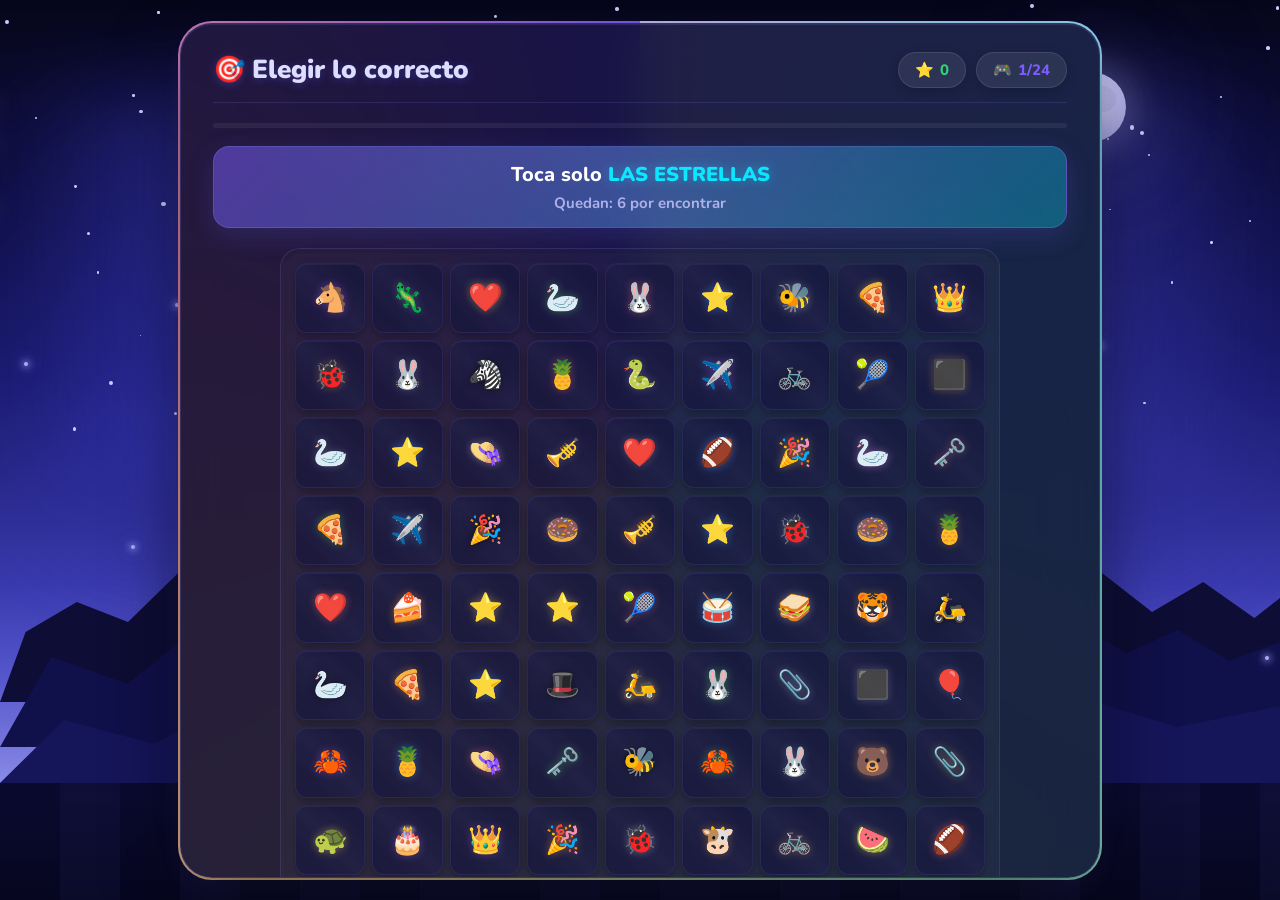
<file: Selecciona el elemento.html>
<!DOCTYPE html>
<html lang="es">
<head>
    <meta charset="utf-8">
    <meta name="viewport" content="width=device-width,initial-scale=1">
    <title id="pageTitle">Elegir lo correcto - 24 Niveles</title>
    <link href="https://fonts.googleapis.com/css2?family=Nunito:wght@400;600;700;800;900&display=swap" rel="stylesheet">
    <link rel="stylesheet" href="selecciona el elemento.css">


    <!-- Paisaje nocturno monocromático índigo -->
    <div class="paisaje" id="paisaje">
        <div class="cielo"></div>
        <div class="aurora"></div>
        <div class="aurora aurora2"></div>
        <div class="luna"></div>
        <div class="nube nube1"></div>
        <div class="nube nube2"></div>
        <div class="nube nube3"></div>
        <div class="mont1"></div>
        <div class="mont2"></div>
        <div class="mont3"></div>
        <div class="lago">
            <div class="reflejo"></div>
            <div class="reflejo reflejo2"></div>
            <div class="brillo-lago"></div>
        </div>
    </div>

    <!-- Contenido del juego -->
    <div class="game-wrapper">
        <div class="game-border"></div>
        <div class="game" role="application" aria-label="Juego elegir lo correcto">
            <header>
                <h1 id="mainTitle">🎯 Elegir lo correcto</h1>
                <div class="meta">
                    <div class="pill score">⭐ <span id="score">0</span></div>
                    <div class="pill level">🎮 <span id="levelNum">1</span></div>
                </div>
            </header>
            <div class="level-bar">
                <div class="level-bar-fill" id="levelBarFill"></div>
            </div>
            <div id="title"></div>
            <div id="board" aria-live="polite"></div>
            <div id="message" aria-atomic="true"></div>
            <footer>
                <button id="btnPrev">⬅ Anterior</button>
                <button id="btnRestart">🔄 Reiniciar</button>
                <button id="btnNext">Saltar ➡</button>
            </footer>
            <small id="subtitleText">Tablero 9×9 — Toca solo el/los objeto(s) indicado(s)</small>
        </div>
    </div>

    <script src="selecciona el elemento.js"></script>
</body>
</html>
</file>
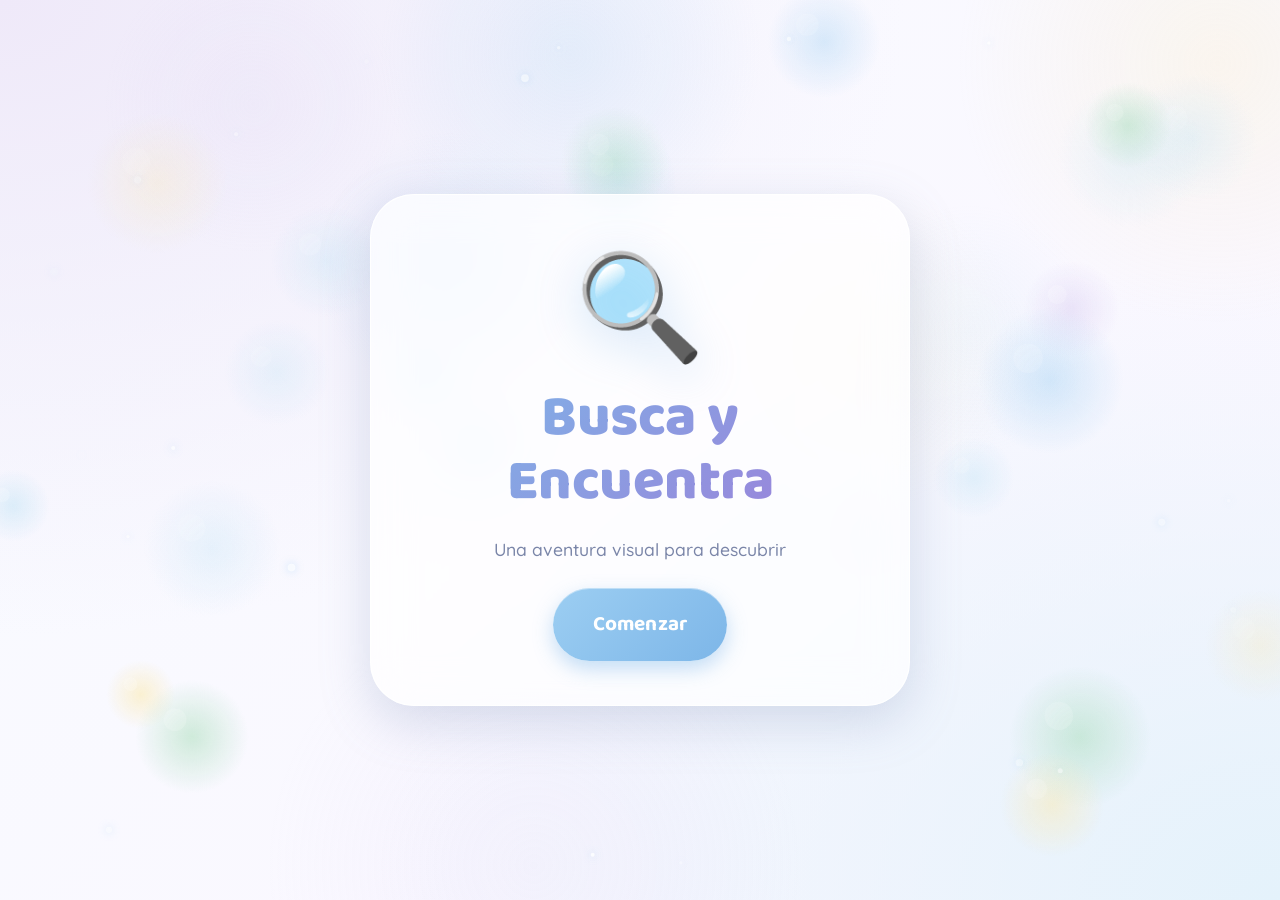
<file: selección con tiempo.html>
<!DOCTYPE html>
<html lang="es">
<head>
    <meta charset="UTF-8">
    <meta name="viewport" content="width=device-width, initial-scale=1.0, viewport-fit=cover, maximum-scale=1.0, user-scalable=no">
    <meta name="theme-color" content="#F4F9FF">
    <title id="pageTitle">Busca y Encuentra · Aventura Visual</title>
    <link rel="preconnect" href="https://fonts.googleapis.com">
    <link rel="preconnect" href="https://fonts.gstatic.com" crossorigin>
    <link href="https://fonts.googleapis.com/css2?family=Quicksand:wght@400;500;600;700&family=Baloo+2:wght@600;700;800&display=swap" rel="stylesheet">
    <link rel="stylesheet" href="selección con tiempo.css">


<div id="app">
    <canvas id="bg-canvas"></canvas>
    <canvas id="particles-canvas"></canvas>

    <!-- SPLASH -->
    <section class="screen is-active" id="screen-splash">
        <div class="panel">
            <div class="splash-logo">
                <div class="splash-emoji">🔍</div>
                <h1 class="splash-title" id="splashTitle">Busca y Encuentra</h1>
                <p class="splash-subtitle" id="splashSubtitle">Una aventura visual para descubrir</p>
            </div>
            <div class="button-spacing">
                <button class="btn btn--primary btn--lg" data-action="go-menu" id="splashBtn">Comenzar</button>
            </div>
        </div>
    </section>

    <!-- MENU -->
    <section class="screen" id="screen-menu">
        <div class="panel panel--menu">
            <h2 class="menu-title" id="menuTitle">Menú Principal</h2>
            <div class="menu-buttons">
                <button class="btn btn--primary btn--lg" data-action="go-levels" id="menuBtnPlay">🎮 Jugar</button>
                <button class="btn btn--secondary" data-action="go-instructions" id="menuBtnInstructions">📖 Instrucciones</button>
                <button class="btn btn--secondary" data-action="toggle-sound" id="btn-sound">🔊 Sonido</button>
                <button class="btn btn--secondary" data-action="toggle-music" id="btn-music">🎵 Música</button>
            </div>
            <div class="menu-stats">
                <div class="stat-card">
                    <div class="stat-icon">⭐</div>
                    <div class="stat-value" id="stat-total-stars">0</div>
                    <div class="stat-label" id="statLabelStarsMenu">Estrellas</div>
                </div>
                <div class="stat-card">
                    <div class="stat-icon">🏆</div>
                    <div class="stat-value" id="stat-total-trophies">0</div>
                    <div class="stat-label" id="statLabelTrophiesMenu">Trofeos</div>
                </div>
                <div class="stat-card">
                    <div class="stat-icon">💎</div>
                    <div class="stat-value" id="stat-total-score">0</div>
                    <div class="stat-label" id="statLabelPointsMenu">Puntos</div>
                </div>
            </div>
        </div>
    </section>

    <!-- LEVELS -->
    <section class="screen" id="screen-levels">
        <div class="panel panel--levels">
            <h2 class="levels-title" id="levelsTitle">Selecciona un Nivel</h2>
            <div class="levels-grid" id="levels-grid"></div>
            <button class="btn btn--secondary button-top-spacing" data-action="go-menu" id="levelsBtnBack">Volver</button>
        </div>
    </section>

    <!-- INSTRUCTIONS -->
    <section class="screen" id="screen-instructions">
        <div class="panel panel--instructions">
            <h2 class="instructions-title" id="instructionsTitle">¿Cómo Jugar?</h2>
            <div class="instructions-content">
                <div class="instruction-step">
                    <div class="step-icon">👀</div>
                    <p id="step1Text">Mira la figura que aparece arriba de la pantalla.</p>
                </div>
                <div class="instruction-step">
                    <div class="step-icon">👆</div>
                    <p id="step2Text">Toca la figura igual entre todas las que se mueven.</p>
                </div>
                <div class="instruction-step">
                    <div class="step-icon">✨</div>
                    <p id="step3Text">Encuentra todas las apariciones antes de que se acabe el tiempo.</p>
                </div>
                <div class="instruction-step">
                    <div class="step-icon">🎯</div>
                    <p id="step4Text">Necesitas el 100% de aciertos para avanzar al siguiente nivel.</p>
                </div>
                <div class="instruction-step">
                    <div class="step-icon">🌈</div>
                    <p id="step5Text">Si tocas una figura incorrecta, suma un error. ¡Sin estrés!</p>
                </div>
            </div>
            <button class="btn btn--primary button-instructions" data-action="go-menu" id="instructionsBtn">Entendido</button>
        </div>
    </section>

    <!-- GAME -->
    <section class="screen screen--game" id="screen-game">
        <header class="game-header">
            <button class="icon-btn" data-action="pause" aria-label="Pausa" id="pauseBtnTitle">⏸</button>
            <div class="hud-target">
                <span class="hud-target-label" id="hudTargetLabel">Busca:</span>
                <span class="hud-target-figure" id="hud-target">🐸</span>
            </div>
            <div class="hud-info">
                <div class="hud-stat">
                    <span class="hud-stat-label" id="hudStatLabelLevel">Nivel</span>
                    <span class="hud-stat-value" id="hud-level">1</span>
                </div>
                <div class="hud-stat">
                    <span class="hud-stat-label" id="hudStatLabelTime">Tiempo</span>
                    <span class="hud-stat-value" id="hud-time">30s</span>
                </div>
                <div class="hud-stat">
                    <span class="hud-stat-label" id="hudStatLabelScore">Puntos</span>
                    <span class="hud-stat-value" id="hud-score">0</span>
                </div>
            </div>
        </header>
        <div class="hud-progress">
            <div class="hud-progress-bar">
                <div class="hud-progress-fill" id="hud-progress-fill"></div>
            </div>
            <div class="hud-progress-info">
                <span id="hudFoundLabel">Encontrados: <strong id="hud-found">0/20</strong></span>
                <span id="hudErrorsLabel">Errores: <strong id="hud-errors">0</strong></span>
            </div>
        </div>
        <div class="game-area" id="game-area"></div>
    </section>

    <!-- PAUSE -->
    <section class="screen screen--overlay" id="screen-pause">
        <div class="panel panel--pause">
            <h2 class="pause-title" id="pauseTitle">Pausa</h2>
            <p class="pause-description" id="pauseDescription">Tómate un respiro</p>
            <div class="pause-buttons">
                <button class="btn btn--primary" data-action="resume" id="pauseBtnResume">▶ Continuar</button>
                <button class="btn btn--secondary" data-action="restart" id="pauseBtnRestart">🔄 Reiniciar</button>
                <button class="btn btn--secondary" data-action="go-menu" id="pauseBtnMenu">🏠 Menú Principal</button>
            </div>
        </div>
    </section>

    <!-- COMPLETE -->
    <section class="screen screen--overlay" id="screen-complete">
        <div class="panel panel--complete">
            <h2 class="complete-title" id="complete-title">¡Excelente!</h2>
            <div class="complete-stars" id="complete-stars">
                <div class="star">⭐</div><div class="star">⭐</div><div class="star">⭐</div>
            </div>
            <div class="complete-stats">
                <div class="stat-card">
                    <div class="stat-icon">🎯</div>
                    <div class="stat-value" id="complete-found">20/20</div>
                    <div class="stat-label" id="statLabelHitsComplete">Aciertos</div>
                </div>
                <div class="stat-card">
                    <div class="stat-icon">❌</div>
                    <div class="stat-value" id="complete-errors">0</div>
                    <div class="stat-label" id="statLabelErrorsComplete">Errores</div>
                </div>
                <div class="stat-card">
                    <div class="stat-icon">💎</div>
                    <div class="stat-value" id="complete-score">500</div>
                    <div class="stat-label" id="statLabelPointsComplete">Puntos</div>
                </div>
            </div>
            <div class="complete-buttons">
                <button class="btn btn--primary" data-action="next-level" id="btn-next">Siguiente Nivel</button>
                <button class="btn btn--secondary" data-action="go-menu" id="completeBtnMenu">Menú Principal</button>
            </div>
        </div>
    </section>

    <!-- DEFEAT -->
    <section class="screen screen--overlay" id="screen-defeat">
        <div class="panel panel--defeat">
            <h2 class="defeat-title" id="defeatTitle">¡Casi lo logras!</h2>
            <p class="defeat-message">
                <span id="defeatMsg1">Encontraste</span>
                <span id="defeat-found">0/20</span>
                <span id="defeatMsg2">figuras.</span>
            </p>
            <p class="defeat-encourage" id="defeatEncourage">¡Inténtalo de nuevo, tú puedes!</p>
            <div class="defeat-buttons">
                <button class="btn btn--primary" data-action="restart" id="defeatBtnRetry">🔄 Reintentar</button>
                <button class="btn btn--secondary" data-action="go-menu" id="defeatBtnMenu">🏠 Menú Principal</button>
            </div>
        </div>
    </section>

    <!-- VICTORY -->
    <section class="screen screen--overlay" id="screen-victory">
        <div class="panel panel--victory">
            <div class="victory-trophy">🏆</div>
            <h2 class="victory-title" id="victoryTitle">¡Victoria Final!</h2>
            <p class="victory-message" id="victoryMessage">Has completado todos los niveles con éxito.</p>
            <div class="victory-stats">
                <div class="stat-card">
                    <div class="stat-icon">⭐</div>
                    <div class="stat-value" id="victory-stars">0</div>
                    <div class="stat-label" id="statLabelStarsVictory">Estrellas</div>
                </div>
                <div class="stat-card">
                    <div class="stat-icon">🏆</div>
                    <div class="stat-value">4/4</div>
                    <div class="stat-label" id="statLabelLevelsVictory">Niveles</div>
                </div>
                <div class="stat-card">
                    <div class="stat-icon">💎</div>
                    <div class="stat-value" id="victory-score">0</div>
                    <div class="stat-label" id="statLabelPointsVictory">Puntos</div>
                </div>
            </div>
            <button class="btn btn--primary btn--lg victory-button" data-action="go-menu" id="victoryBtnMenu">Volver al Menú</button>
        </div>
    </section>

    <div id="toast-container"></div>
</div>

<script src="selección con tiempo.js"></script>
</body>
</html>
</file>
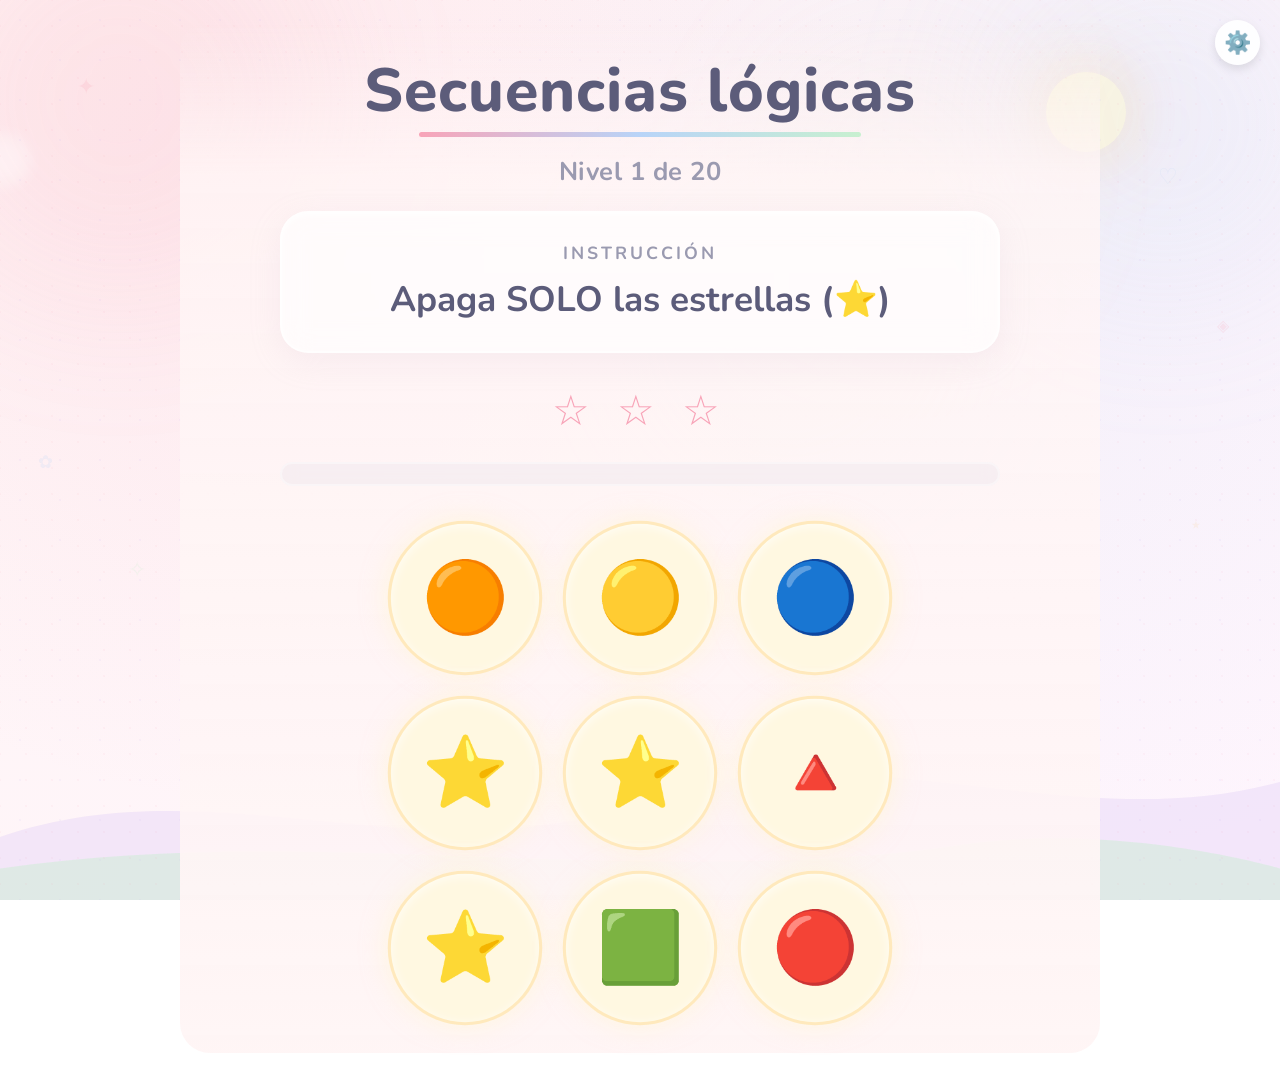
<file: Toca los elementos indicados.html>
<!DOCTYPE html>
<html lang="es">
<head>
    <meta charset="UTF-8">
    <meta name="viewport" content="width=device-width, initial-scale=1.0">
    <title id="pageTitle">Secuencias lógicas</title>
    <link href="https://fonts.googleapis.com/css2?family=Nunito:wght@400;600;700;800&display=swap" rel="stylesheet">
    <link rel="stylesheet" href="toca los elementos indicados.css">
    <style>
        /* Estilos mínimos para el menú de ajustes de idioma */
        .settings-btn-lang { position: fixed; top: 20px; right: 20px; width: 45px; height: 45px; border-radius: 50%; border: none; background: rgba(255,255,255,0.9); color: #333; font-size: 22px; cursor: pointer; z-index: 1000; box-shadow: 0 4px 10px rgba(0,0,0,0.1); transition: transform 0.3s ease; }
        .settings-btn-lang:hover { transform: rotate(45deg); }
        .settings-menu-lang { position: fixed; top: 75px; right: 20px; background: rgba(255,255,255,0.98); border-radius: 16px; padding: 15px; box-shadow: 0 8px 20px rgba(0,0,0,0.15); z-index: 1000; display: none; flex-direction: column; gap: 10px; }
        .settings-menu-lang h3 { font-size: 12px; color: #333; text-align: center; margin: 0 0 5px 0; text-transform: uppercase; font-family: 'Nunito', sans-serif; }
        .lang-btn { padding: 8px 12px; border-radius: 8px; border: none; font-family: 'Nunito', sans-serif; font-weight: 700; cursor: pointer; transition: transform 0.2s; }
        .lang-btn:hover { transform: translateY(-2px); }
        .lang-es { background: #E3F2FD; color: #1565C0; }
        .lang-en { background: #E8F5E9; color: #2E7D32; }
        .lang-btn.selected { box-shadow: 0 0 0 3px rgba(51,51,51,0.2); }
    </style>
</head>
<body>

    <!-- Menú de Ajustes de Idioma -->
    <button id="settingsBtnLang" class="settings-btn-lang">⚙️</button>
    <div id="settingsMenuLang" class="settings-menu-lang">
        <h3>Idioma / Language</h3>
        <button id="langEs" class="lang-btn lang-es">🇪🇸 Español</button>
        <button id="langEn" class="lang-btn lang-en">🇬🇧 English</button>
    </div>

    <!-- Paisaje sutil de fondo -->
    <div class="paisaje">
        <div class="sol"></div>
        <div class="nube nube-1"></div>
        <div class="nube nube-2"></div>
        <div class="nube nube-3"></div>
        <svg class="colina colina-lejos" viewBox="0 0 1440 320" preserveAspectRatio="none">
            <path fill="#e8d8f8" fill-opacity="0.5" d="M0,256 C240,180 480,300 720,220 C960,140 1200,260 1440,200 L1440,320 L0,320 Z"></path>
        </svg>
        <svg class="colina colina-cerca" viewBox="0 0 1440 320" preserveAspectRatio="none">
            <path fill="#c8f0d0" fill-opacity="0.45" d="M0,280 C360,220 720,310 1080,250 C1260,220 1440,280 1440,280 L1440,320 L0,320 Z"></path>
        </svg>
    </div>

    <div class="blob blob-1"></div><div class="blob blob-2"></div><div class="blob blob-3"></div><div class="blob blob-4"></div>
    <div class="deco deco-1">✦</div><div class="deco deco-2">♡</div><div class="deco deco-3">✧</div><div class="deco deco-4">⋆</div><div class="deco deco-5">✿</div><div class="deco deco-6">◈</div>

    <div class="juego">
        <h1 id="mainTitle">Secuencias lógicas</h1>
        <div class="nivel" id="nivelTxt">Nivel 1 de 20</div>
        <div class="caja-regla">
            <div class="titulo-regla" id="ruleTitle">Instrucción</div>
            <div class="regla" id="reglaTxt">Apaga las luces</div>
        </div>
        <div class="progreso-iconos" id="iconosProgreso"></div>
        <div class="barra-objetivo-contenedor">
            <div class="barra-objetivo" id="progreso"></div>
        </div>
        <div class="tablero" id="tablero"></div>
    </div>

    <div id="mensajeAcierto" class="mensaje-acierto"></div>

    <div class="pantalla-final" id="final">
        <h2 id="mensajeFinal">¡Muy bien!</h2>
        <p id="subMensajeFinal">Has completado el nivel</p>
        <button id="btnSiguiente">Continuar ➜</button>
    </div>

    <script src="toca los elementos indicados.js"></script>
</body>
</html>
</file>
<file: clasifica por colores.css>
/* =====================================================
   🌈 FONDO — MUNDO MÁGICO INFANTIL
   PALETA: CELESTE + LILA + VERDE + BLANCO
===================================================== */

:root {
    --celeste: #b9e6fa;
    --celeste-claro: #dff4fc;
    --lila: #d8ccf2;
    --lila-oscuro: #a99bd0;
    --verde: #c8ead5;
    --verde-oscuro: #a9d9bd;
    --blanco: #ffffff;
    --texto: #536b7d;
}

* {
    box-sizing: border-box;
}

body {
    font-family: 'Nunito', Arial, sans-serif;
    margin: 0;
    min-height: 100vh;
    padding: 30px;

    text-align: center;
    overflow-x: hidden;

    position: relative;

    background:
        radial-gradient(
            circle at 50% 12%,
            rgba(255,255,255,.95) 0%,
            rgba(255,255,255,0) 28%
        ),
        linear-gradient(
            180deg,
            #a9dcf5 0%,
            #c5eafa 38%,
            #e0d8f4 68%,
            #cbe9d6 100%
        );

    background-attachment: fixed;
}


/* =====================================================
   ✨ BRILLO GENERAL
===================================================== */

body::before {
    content: "";

    position: fixed;
    inset: 0;

    pointer-events: none;

    background:
        radial-gradient(
            circle at 15% 20%,
            rgba(255,255,255,.65),
            transparent 18%
        ),

        radial-gradient(
            circle at 85% 20%,
            rgba(255,255,255,.5),
            transparent 20%
        ),

        radial-gradient(
            circle at 50% 65%,
            rgba(255,255,255,.18),
            transparent 32%
        );

    z-index: -20;
}


/* =====================================================
   ☀️ SOL SUAVE
===================================================== */

body::after {
    content: "";

    position: fixed;

    top: 8%;
    right: 10%;

    width: 105px;
    height: 105px;

    border-radius: 50%;

    background:
        radial-gradient(
            circle at 35% 30%,
            #ffffff 0%,
            #f7f5ff 55%,
            #ded6f2 100%
        );

    box-shadow:
        0 0 35px rgba(255,255,255,.7);

    pointer-events: none;

    z-index: -18;

    animation: solSuave 6s ease-in-out infinite;
}

@keyframes solSuave {
    0%,100% {
        transform: scale(1);
        opacity: .85;
    }

    50% {
        transform: scale(1.07);
        opacity: 1;
    }
}


/* =====================================================
   🌈 ARCOÍRIS MINIMALISTA
===================================================== */

.arcoiris {
    position: fixed;

    top: 10%;
    left: 50%;

    width: 900px;
    max-width: 120vw;
    height: 450px;

    transform: translateX(-50%);

    border-radius:
        50% 50% 0 0 /
        100% 100% 0 0;

    background:
        radial-gradient(
            ellipse at 50% 100%,

            transparent 38%,

            rgba(255,255,255,.35) 39%,
            rgba(255,255,255,.35) 44%,

            rgba(185,230,250,.45) 45%,
            rgba(185,230,250,.45) 51%,

            rgba(216,204,242,.45) 52%,
            rgba(216,204,242,.45) 58%,

            rgba(169,217,189,.35) 59%,
            rgba(169,217,189,.35) 64%,

            transparent 65%
        );

    pointer-events: none;

    z-index: -17;

    animation: arcoFlotar 14s ease-in-out infinite;
}

@keyframes arcoFlotar {
    0%,100% {
        transform:
            translateX(-50%)
            translateY(0);
    }

    50% {
        transform:
            translateX(-50%)
            translateY(-12px);
    }
}


/* =====================================================
   ☁️ NUBES
===================================================== */

.nube {
    position: fixed;

    background: rgba(255,255,255,.88);

    border-radius: 100px;

    pointer-events: none;

    z-index: -12;

    filter: blur(.3px);

    box-shadow:
        0 10px 25px rgba(80,130,160,.10);
}

.nube::before,
.nube::after {
    content: "";

    position: absolute;

    background: rgba(255,255,255,.88);

    border-radius: 50%;
}


/* Nube 1 */

.nube1 {
    width: 180px;
    height: 48px;

    top: 17%;
    left: -220px;

    animation:
        viajar 38s linear infinite;
}

.nube1::before {
    width: 72px;
    height: 72px;

    top: -32px;
    left: 25px;
}

.nube1::after {
    width: 95px;
    height: 95px;

    top: -50px;
    left: 72px;
}


/* Nube 2 */

.nube2 {
    width: 130px;
    height: 38px;

    top: 32%;
    left: -180px;

    opacity: .72;

    animation:
        viajar 48s linear infinite;

    animation-delay: -12s;
}

.nube2::before {
    width: 55px;
    height: 55px;

    top: -24px;
    left: 20px;
}

.nube2::after {
    width: 72px;
    height: 72px;

    top: -38px;
    left: 53px;
}


/* Nube 3 */

.nube3 {
    width: 210px;
    height: 52px;

    top: 8%;
    left: -260px;

    opacity: .5;

    animation:
        viajar 65s linear infinite;

    animation-delay: -28s;
}

.nube3::before {
    width: 82px;
    height: 82px;

    top: -35px;
    left: 32px;
}

.nube3::after {
    width: 105px;
    height: 105px;

    top: -55px;
    left: 80px;
}


@keyframes viajar {
    from {
        transform: translateX(0);
    }

    to {
        transform:
            translateX(calc(100vw + 500px));
    }
}


/* =====================================================
   🌿 PRADERA
===================================================== */

.colina1,
.colina2,
.colina3 {
    position: fixed;

    pointer-events: none;

    border-radius: 50%;

    z-index: -10;
}


/* Colina izquierda */

.colina1 {
    bottom: -53%;
    left: -25%;

    width: 95%;
    height: 78%;

    background:
        linear-gradient(
            160deg,
            #dff4e7,
            #c8ead5
        );

    box-shadow:
        inset 0 20px 40px rgba(255,255,255,.4);

    animation:
        moveHill1 18s ease-in-out infinite;
}


/* Colina derecha */

.colina2 {
    bottom: -49%;
    right: -25%;

    width: 95%;
    height: 75%;

    background:
        linear-gradient(
            150deg,
            #cfeedd,
            #b7dfc6
        );

    animation:
        moveHill2 22s ease-in-out infinite;
}


/* Colina central */

.colina3 {
    bottom: -60%;
    left: 20%;

    width: 80%;
    height: 65%;

    background: #d8eee0;

    opacity: .9;

    animation:
        moveHill3 20s ease-in-out infinite;
}


@keyframes moveHill1 {
    0%,100% {
        transform: translate(0,0);
    }

    50% {
        transform: translate(25px,-15px);
    }
}

@keyframes moveHill2 {
    0%,100% {
        transform: translate(0,0);
    }

    50% {
        transform: translate(-30px,-18px);
    }
}

@keyframes moveHill3 {
    0%,100% {
        transform: translate(0,0);
    }

    50% {
        transform: translate(20px,8px);
    }
}


/* =====================================================
   ✨ DESTELLOS
===================================================== */

.destello {
    position: fixed;

    width: 8px;
    height: 8px;

    border-radius: 50%;

    background: #ffffff;

    box-shadow:
        0 0 8px #ffffff,
        0 0 15px rgba(216,204,242,.8);

    pointer-events: none;

    z-index: -3;

    animation:
        titilar 2.8s ease-in-out infinite;
}

@keyframes titilar {
    0%,100% {
        opacity: .15;
        transform: scale(.5);
    }

    50% {
        opacity: .9;
        transform: scale(1.4);
    }
}


/* =====================================================
   🦋 MARIPOSA
===================================================== */

.mariposa {
    position: fixed;

    top: 38%;
    left: -70px;

    font-size: 30px;

    pointer-events: none;

    z-index: -2;

    filter:
        grayscale(.15)
        drop-shadow(
            0 5px 6px rgba(100,100,140,.12)
        );

    animation:
        volar 24s linear infinite;
}

@keyframes volar {

    0% {
        transform:
            translate(0,0)
            rotate(0deg);
    }

    25% {
        transform:
            translate(25vw,-40px)
            rotate(8deg);
    }

    50% {
        transform:
            translate(55vw,30px)
            rotate(-6deg);
    }

    75% {
        transform:
            translate(80vw,-25px)
            rotate(7deg);
    }

    100% {
        transform:
            translate(calc(100vw + 120px),0)
            rotate(0deg);
    }
}


/* =====================================================
   🎮 PANEL DEL JUEGO
===================================================== */

#juego {
    width: 1100px;
    max-width: 95%;

    margin: 30px auto;

    padding: 34px;

    position: relative;

    z-index: 1;

    background:
        linear-gradient(
            145deg,
            rgba(255,255,255,.92),
            rgba(255,255,255,.76)
        );

    backdrop-filter: blur(20px);

    -webkit-backdrop-filter: blur(20px);

    border-radius: 38px;

    border:
        3px solid rgba(255,255,255,.9);

    box-shadow:
        0 30px 70px rgba(80,120,150,.18),
        0 10px 30px rgba(255,255,255,.55),
        inset 0 1px 0 rgba(255,255,255,.9);

    overflow: hidden;
}


/* Línea superior */

#juego::before {
    content: "";

    position: absolute;

    top: 0;
    left: 10%;

    width: 80%;
    height: 4px;

    border-radius: 50%;

    background:
        linear-gradient(
            90deg,
            transparent,
            #b9e6fa,
            #d8ccf2,
            #b9e6fa,
            transparent
        );

    opacity: .8;
}


/* Luz decorativa */

#juego::after {
    content: "";

    position: absolute;

    width: 250px;
    height: 250px;

    top: -150px;
    right: -100px;

    border-radius: 50%;

    background:
        radial-gradient(
            circle,
            rgba(216,204,242,.25),
            transparent 70%
        );

    pointer-events: none;
}


/* =====================================================
   🧸 TÍTULO
===================================================== */

h1 {
    margin-top: 15px;
    margin-bottom: 8px;

    font-size:
        clamp(48px, 6vw, 76px);

    font-weight: 900;

    color: var(--texto);

    letter-spacing: -2px;

    text-shadow:
        0 4px 0 #ffffff,
        0 7px 18px rgba(80,110,140,.16);

    animation:
        tituloEntrada .8s ease-out;
}

@keyframes tituloEntrada {

    from {
        opacity: 0;

        transform:
            translateY(-15px)
            scale(.95);
    }

    to {
        opacity: 1;

        transform:
            translateY(0)
            scale(1);
    }
}


/* =====================================================
   🏆 NIVEL
===================================================== */

#nivel {
    font-size: 40px;

    margin: 10px;

    color: #667b8c;

    font-weight: 900;
}


/* =====================================================
   💬 MENSAJE
===================================================== */

#mensaje {
    font-size: 30px;

    min-height: 40px;

    margin: 20px;

    font-weight: 900;

    color: #6d9b82;

    text-shadow:
        0 2px 0 #ffffff;
}


/* =====================================================
   🌈 BARRA DE PROGRESO
===================================================== */

#barra {
    width: 340px;
    max-width: 90%;

    height: 20px;

    margin: 18px auto;

    background:
        rgba(255,255,255,.8);

    border-radius: 30px;

    border:
        3px solid rgba(255,255,255,.95);

    box-shadow:
        inset 0 3px 7px rgba(80,120,150,.10),
        0 5px 15px rgba(100,140,170,.10);

    overflow: hidden;
}

#progreso {
    width: 0%;
    height: 100%;

    border-radius: 30px;

    background:
        linear-gradient(
            90deg,
            #b9e6fa,
            #d8ccf2,
            #b9e6fa
        );

    box-shadow:
        0 0 15px rgba(185,230,250,.55);

    transition:
        width .45s ease,
        background .5s ease;
}


/* =====================================================
   🔢 CONTADOR
===================================================== */

#contador {
    font-size: 40px;

    color: #617789;

    font-weight: 900;

    margin-bottom: 18px;
}


/* =====================================================
   🎨 CONTENEDORES
===================================================== */

.contenedor {
    display: flex;

    justify-content: center;
    align-items: center;

    flex-wrap: wrap;

    gap: 25px;
}


.zona {
    width: 230px;
    height: 230px;

    border-radius: 32px;

    border:
        4px solid rgba(255,255,255,.82);

    background:
        rgba(255,255,255,.30);

    box-shadow:
        0 15px 30px rgba(80,120,150,.14),
        inset 0 3px 12px rgba(255,255,255,.65);

    backdrop-filter: blur(8px);

    transition:
        transform .25s ease,
        box-shadow .25s ease;
}

.zona:hover {
    transform:
        translateY(-8px)
        scale(1.04);

    box-shadow:
        0 20px 35px rgba(80,120,150,.18);
}


/* =====================================================
   ⭐ FORMAS
===================================================== */

.formas {
    margin-top: 35px;

    display: flex;

    justify-content: center;
    align-items: center;

    flex-wrap: wrap;

    gap: 20px;
}


.forma {
    width: 130px;
    height: 130px;

    border-radius: 28px;

    cursor: grab;

    display: flex;

    align-items: center;
    justify-content: center;

    font-size: 38px;

    border:
        4px solid rgba(255,255,255,.78);

    box-shadow:
        0 12px 25px rgba(80,120,150,.15),
        inset 0 3px 10px rgba(255,255,255,.55);

    transition:
        transform .25s ease,
        box-shadow .25s ease;

    animation:
        aparecer .45s ease;
}


.forma:hover {
    transform:
        translateY(-9px)
        rotate(2deg)
        scale(1.08);

    box-shadow:
        0 20px 35px rgba(80,120,150,.20),
        0 0 18px rgba(255,255,255,.8);
}


.forma:active {
    cursor: grabbing;

    transform:
        scale(.92)
        rotate(-2deg);
}


/* =====================================================
   ✅ CORRECTO
===================================================== */

.correcto {
    animation:
        correcto .55s ease;

    box-shadow:
        0 0 20px #ffffff,
        0 0 35px #a9d9bd;
}


@keyframes correcto {

    0% {
        transform: scale(1);
    }

    30% {
        transform:
            scale(1.18)
            rotate(3deg);
    }

    55% {
        transform:
            scale(.95)
            rotate(-2deg);
    }

    80% {
        transform:
            scale(1.06);
    }

    100% {
        transform: scale(1);
    }
}


/* =====================================================
   ❌ ERROR
===================================================== */

.error {
    animation:
        error .4s ease;
}

@keyframes error {

    0%,100% {
        transform: translateX(0);
    }

    20% {
        transform: translateX(-9px);
    }

    40% {
        transform: translateX(9px);
    }

    60% {
        transform: translateX(-7px);
    }

    80% {
        transform: translateX(7px);
    }
}


/* =====================================================
   ✨ APARICIÓN
===================================================== */

@keyframes aparecer {

    from {
        opacity: 0;

        transform:
            scale(.3)
            rotate(-12deg);
    }

    to {
        opacity: 1;

        transform:
            scale(1)
            rotate(0);
    }
}


/* =====================================================
   🏆 PANTALLA FINAL
===================================================== */

#pantallaFinal {
    position: fixed;

    inset: 0;

    width: 100%;
    height: 100%;

    background:
        radial-gradient(
            circle at center,
            rgba(255,255,255,.95),
            rgba(224,242,250,.95) 45%,
            rgba(221,215,242,.95) 75%,
            rgba(215,239,224,.96)
        );

    backdrop-filter: blur(15px);

    display: none;

    justify-content: center;
    align-items: center;

    font-size: 90px;

    font-weight: 900;

    color: #6d9b82;

    z-index: 10;

    text-shadow:
        0 5px 0 white,
        0 8px 20px rgba(70,130,100,.12);
}


/* =====================================================
   📱 TABLETS
===================================================== */

@media (max-width: 700px) {

    body {
        padding: 15px;
    }

    #juego {
        max-width: 96%;

        padding: 22px;

        border-radius: 28px;
    }

    h1 {
        font-size: 48px;

        letter-spacing: -1px;
    }

    #nivel {
        font-size: 28px;
    }

    #mensaje {
        font-size: 22px;
    }

    .zona {
        width: 150px;
        height: 150px;
    }

    .forma {
        width: 90px;
        height: 90px;

        font-size: 28px;

        border-radius: 22px;
    }

    .arcoiris {
        width: 700px;
    }

    body::after {
        width: 90px;
        height: 90px;

        right: 5%;
    }

    .destello {
        width: 6px;
        height: 6px;
    }
}


/* =====================================================
   📱 TELÉFONOS PEQUEÑOS
===================================================== */

@media (max-width: 450px) {

    body {
        padding: 8px;
    }

    #juego {
        max-width: 96%;

        padding: 16px;

        border-radius: 24px;
    }

    h1 {
        font-size: 38px;
    }

    #nivel {
        font-size: 23px;
    }

    #mensaje {
        font-size: 19px;
    }

    #contador {
        font-size: 30px;
    }

    #barra {
        width: 260px;
        height: 17px;
    }

    .zona {
        width: 110px;
        height: 110px;

        border-radius: 22px;
    }

    .forma {
        width: 75px;
        height: 75px;

        font-size: 24px;

        border-radius: 18px;
    }

    .nube {
        transform: scale(.7);
    }

    body::after {
        width: 70px;
        height: 70px;
    }

    .arcoiris {
        width: 550px;
        top: 12%;
    }
}


/* =====================================================
   🌙 REDUCIR ANIMACIONES
===================================================== */

@media (prefers-reduced-motion: reduce) {

    *,
    *::before,
    *::after {
        animation-duration: .01ms !important;
        animation-iteration-count: 1 !important;
        scroll-behavior: auto !important;
    }
}
</file>
<file: encaja figuras.css>
:root {
  --bg-1: #E0F7FA;
  --bg-2: #FCE4EC;
  --panel-bg: rgba(255, 255, 255, 0.95);
  --panel-border: #F48FB1;
  --accent: #29B6F6;
  --text: #5D5D81;
  --piece-size: 75px;
}

/* =========================
   RESET
========================= */

* {
  box-sizing: border-box;
  margin: 0;
  padding: 0;
}

/* =========================
   BODY
========================= */

html,
body {
  width: 100%;
  height: 100%;
  font-family: 'Fredoka', sans-serif;
  background: radial-gradient(
    circle at 50% 20%,
    var(--bg-1),
    var(--bg-2)
  );
  color: var(--text);
  overflow: hidden;
  user-select: none;
  transition:
    background 1.5s ease-in-out,
    color 1s ease;
}

/* =========================
   FONDO
========================= */

.bg-layer {
  position: fixed;
  inset: 0;
  z-index: 0;
  pointer-events: none;
  opacity: 0.6;
  transition: opacity 1s;
}

.floating-element {
  position: absolute;
  border-radius: 50%;
  opacity: 0.4;
  animation: floatUp linear infinite;
}

.floating-element.cloud {
  border-radius: 20px;
  height: 30px;
  opacity: 0.5;
}

@keyframes floatUp {
  0% {
    transform: translateY(100vh) scale(0.8);
    opacity: 0;
  }

  20% {
    opacity: 0.5;
  }

  80% {
    opacity: 0.5;
  }

  100% {
    transform: translateY(-10vh) scale(1.1);
    opacity: 0;
  }
}

/* =========================
   APP
========================= */

.app {
  width: 100%;
  height: 100%;
  display: flex;
  flex-direction: column;
  align-items: center;
  justify-content: center;
  padding: 20px;
  position: relative;
  z-index: 1;
}

/* =========================
   HEADER
========================= */

.header {
  display: flex;
  width: min(1100px, 96vw);
  justify-content: space-between;
  align-items: center;
  margin-bottom: 20px;
  gap: 15px;
  flex-wrap: wrap;
  flex-shrink: 0;
}

.title {
  font-size: 32px;
  font-weight: 700;
  color: var(--panel-border);
  text-shadow: 2px 2px 0 rgba(255, 255, 255, 0.8);
  transition: color 1s;
}

/* =========================
   ESTRELLAS DE PROGRESO
========================= */

.progress-stars {
  display: flex;
  gap: 8px;
  align-items: center;
  background: var(--panel-bg);
  padding: 8px 16px;
  border-radius: 50px;
  box-shadow:
    0 6px 0 rgba(244, 143, 177, 0.2),
    0 10px 20px rgba(41, 182, 246, 0.1);
  border: 4px solid var(--panel-border);
  transition:
    border-color 1s,
    background 1s;
}

.star-icon {
  width: 24px;
  height: 24px;
  fill: #FFE0E0;
  transition: fill 0.8s ease;
}

.star-icon.earned {
  fill: #FFCA28;
  filter: drop-shadow(0 0 4px #FFD700);
}

/* =========================
   CONTROLES
========================= */

.controls {
  display: flex;
  gap: 12px;
}

button {
  border: 0;
  padding: 12px 24px;
  border-radius: 50px;
  cursor: pointer;
  font-weight: 700;
  font-size: 18px;
  color: white;
  background: var(--accent);
  box-shadow:
    0 6px 0 rgba(41, 182, 246, 0.3),
    0 10px 20px rgba(0, 0, 0, 0.05);
  transition:
    transform 0.2s,
    box-shadow 0.2s,
    background 1s;
  font-family: 'Fredoka', sans-serif;
  flex-shrink: 0;
}

button:active {
  transform: translateY(4px);
  box-shadow: 0 2px 0 rgba(41, 182, 246, 0.3);
}

button.secondary {
  background: #F48FB1;
  box-shadow: 0 6px 0 rgba(244, 143, 177, 0.3);
}

button.secondary:active {
  box-shadow: 0 2px 0 rgba(244, 143, 177, 0.3);
}

button.info {
  background: #FFCA28;
  color: #5D5D81;
  box-shadow: 0 6px 0 rgba(255, 202, 40, 0.3);
}

button.info:active {
  box-shadow: 0 2px 0 rgba(255, 202, 40, 0.3);
}

/* =========================
   CONTENEDOR DEL JUEGO
========================= */

.game-container {
  display: flex;
  gap: 30px;
  width: min(1100px, 96vw);
  flex: 1;
  min-height: 300px;
  max-height: 80vh;
  align-items: stretch;
  transition: gap 1s;
}

/* =========================
   TABLERO
========================= */

.board-panel {
  flex: 1;
  background: var(--panel-bg);
  border-radius: 30px;
  padding: 20px;
  box-shadow:
    0 10px 0 rgba(255, 255, 255, 0.5),
    0 15px 30px rgba(244, 143, 177, 0.15);
  display: flex;
  align-items: center;
  justify-content: center;
  position: relative;
  border: 6px solid var(--panel-border);
  transition:
    background 1s,
    border-color 1s;
  overflow: hidden;
}

/* =========================
   GRID DEL PUZZLE
========================= */

.puzzle-grid {
  display: grid;
  gap: 15px;
  width: 100%;
  height: 100%;
  grid-template-columns: repeat(var(--cols), 1fr);
  grid-template-rows: repeat(var(--rows), 1fr);
}

/* =========================
   ESPACIOS DEL TABLERO
========================= */

.slot {
  position: relative;
  border-radius: 20px;
  background: radial-gradient(
    circle,
    rgba(255, 255, 255, 1) 40%,
    rgba(255, 255, 255, 0.6) 100%
  );
  border: 5px solid rgba(255, 255, 255, 0.8);
  display: flex;
  align-items: center;
  justify-content: center;
  box-shadow: inset 0 4px 10px rgba(244, 143, 177, 0.1);
  transition:
    transform 0.4s ease,
    border-color 0.4s,
    background 0.4s;
  min-width: 0;
  min-height: 0;
}

.slot svg {
  width: 75%;
  height: 75%;
  opacity: 0.35;
  transition: opacity 0.5s;
}

.slot.magnet-hover {
  transform: scale(1.05);
  border-color: var(--accent);
  background: radial-gradient(
    circle,
    rgba(224, 247, 250, 1) 20%,
    rgba(255, 255, 255, 0.8) 100%
  );
}

.slot.occupied {
  background: transparent;
  border-color: transparent;
  box-shadow: none;
}

.slot.occupied svg {
  opacity: 0;
}

.slot.flash-success {
  animation: gentlePulse 0.8s ease;
}

/* =========================
   ANIMACIÓN DE ÉXITO
========================= */

@keyframes gentlePulse {
  0% {
    transform: scale(1);
  }

  50% {
    transform: scale(1.05);
  }

  100% {
    transform: scale(1);
  }
}

/* =========================
   BANDEJA DE PIEZAS
========================= */

.tray-panel {
  width: 320px;
  background: var(--panel-bg);
  border-radius: 30px;
  padding: 20px;
  box-shadow:
    0 10px 0 rgba(255, 255, 255, 0.5),
    0 15px 30px rgba(41, 182, 246, 0.15);
  display: flex;
  align-items: center;
  justify-content: center;
  position: relative;
  border: 6px solid var(--accent);
  transition:
    background 1s,
    border-color 1s;
  flex-shrink: 0;
}

.tray-grid {
  display: flex;
  flex-wrap: wrap;
  gap: 15px;
  justify-content: center;
  align-content: flex-start;
  width: 100%;
  height: 100%;
  padding: 10px;
  overflow-y: auto;
}

/* =========================
   PIEZAS
========================= */

.piece {
  position: relative;
  width: var(--piece-size);
  height: var(--piece-size);
  cursor: grab;
  touch-action: none;
  z-index: 10;
  filter: drop-shadow(
    0 4px 6px rgba(93, 93, 129, 0.15)
  );
  transition:
    transform 0.3s ease,
    filter 0.3s;
}

.piece svg {
  width: 100%;
  height: 100%;
  pointer-events: none;
}

.piece.dragging {
  position: absolute;
  z-index: 9999;
  cursor: grabbing;
  transform: scale(1.15);
  filter: drop-shadow(
    0 8px 12px rgba(93, 93, 129, 0.2)
  );
  transition:
    transform 0.1s,
    filter 0.1s;
}

.piece.placed {
  position: absolute;
  width: 100%;
  height: 100%;
  top: 0;
  left: 0;
  z-index: 5;
  pointer-events: none;
  filter: drop-shadow(
    0 4px 6px rgba(93, 93, 129, 0.15)
  );
  transform: scale(1);
  transition: none;
}

.piece.snap-success {
  animation: bounceInSlow 0.8s
    cubic-bezier(.25, .75, .5, 1.25)
    forwards;
  pointer-events: none;
}

/* =========================
   ANIMACIÓN PIEZA CORRECTA
========================= */

@keyframes bounceInSlow {
  0% {
    transform: scale(1.3);
  }

  40% {
    transform: scale(0.95);
  }

  100% {
    transform: scale(1);
  }
}

/* =========================
   BRILLOS
========================= */

.sparkle-container {
  position: fixed;
  pointer-events: none;
  z-index: 100;
}

.sparkle {
  position: absolute;
  width: 10px;
  height: 10px;
  border-radius: 50%;
  animation: sparkleFade 1.2s ease-out forwards;
}

@keyframes sparkleFade {
  0% {
    transform: scale(0);
    opacity: 1;
  }

  50% {
    transform: scale(1.5);
    opacity: 0.8;
  }

  100% {
    transform: scale(0);
    opacity: 0;
  }
}

/* =========================
   ANIMACIÓN PIEZA INCORRECTA
========================= */

.piece.snap-fail {
  animation: gentleReturn 0.8s ease-in-out;
}

@keyframes gentleReturn {
  0% {
    transform: scale(1);
  }

  30% {
    transform: scale(0.95) translateX(5px);
  }

  60% {
    transform: scale(0.95) translateX(-5px);
  }

  100% {
    transform: scale(1);
  }
}

/* =========================
   MASCOTA
========================= */

.mascot-container {
  position: fixed;
  bottom: 20px;
  right: 30px;
  z-index: 50;
  display: flex;
  flex-direction: column;
  align-items: flex-end;
}

.mascot-bubble {
  background: white;
  padding: 10px 20px;
  border-radius: 20px 20px 0 20px;
  font-weight: 700;
  font-size: 20px;
  color: #F48FB1;
  box-shadow: 0 4px 0 rgba(244, 143, 177, 0.2);
  opacity: 0;
  transform: translateY(20px);
  transition:
    opacity 0.6s,
    transform 0.6s;
}

.mascot-bubble.show {
  opacity: 1;
  transform: translateY(0);
}

.mascot-svg {
  width: 80px;
  height: 80px;
  filter: drop-shadow(
    0 4px 6px rgba(244, 143, 177, 0.3)
  );
  transition: transform 0.3s;
}

.mascot-svg.bounce {
  animation: mascotBounce 0.6s ease;
}

@keyframes mascotBounce {
  0% {
    transform: scale(1);
  }

  50% {
    transform: scale(1.2);
  }

  100% {
    transform: scale(1);
  }
}

/* =========================
   MODAL DE INSTRUCCIONES
========================= */

.modal-overlay {
  position: fixed;
  inset: 0;
  z-index: 300;
  background: rgba(255, 255, 255, 0.85);
  display: flex;
  align-items: center;
  justify-content: center;
  flex-direction: column;
  opacity: 0;
  pointer-events: none;
  transition: opacity 0.4s ease-in-out;
}

.modal-overlay.show {
  opacity: 1;
  pointer-events: auto;
}

.modal-content {
  background: white;
  border-radius: 30px;
  padding: 40px;
  max-width: 500px;
  width: 90%;
  box-shadow:
    0 15px 0 rgba(244, 143, 177, 0.2),
    0 20px 40px rgba(93, 93, 129, 0.1);
  border: 6px solid #F48FB1;
  text-align: center;
  transform: scale(0.9);
  transition:
    transform 0.4s
    cubic-bezier(.25, .75, .5, 1.25);
}

.modal-overlay.show .modal-content {
  transform: scale(1);
}

.modal-content h2 {
  font-size: 32px;
  color: #F48FB1;
  margin-bottom: 25px;
}

.instruction-step {
  font-size: 20px;
  color: #5D5D81;
  margin-bottom: 20px;
  text-align: left;
  display: flex;
  align-items: center;
  gap: 15px;
}

.instruction-icon {
  font-size: 28px;
}

.modal-close-btn {
  margin-top: 20px;
  background: #29B6F6;
  color: white;
  padding: 15px 30px;
  border-radius: 50px;
  border: 0;
  font-size: 20px;
  font-weight: 700;
  cursor: pointer;
  font-family: 'Fredoka', sans-serif;
  box-shadow: 0 6px 0 rgba(41, 182, 246, 0.3);
  transition: transform 0.1s;
}

.modal-close-btn:active {
  transform: translateY(4px);
  box-shadow: 0 2px 0 rgba(41, 182, 246, 0.3);
}

/* =========================
   PANTALLA DE CELEBRACIÓN
========================= */

.level-complete {
  position: fixed;
  inset: 0;
  z-index: 200;
  background: rgba(255, 255, 255, 0.9);
  display: flex;
  align-items: center;
  justify-content: center;
  flex-direction: column;
  opacity: 0;
  pointer-events: none;
  transition: opacity 1s ease-in-out;
}

.level-complete.show {
  opacity: 1;
  pointer-events: auto;
}

.medal-svg {
  width: 150px;
  height: 150px;
  animation: medalAppear 1.5s ease forwards;
  filter: drop-shadow(
    0 10px 15px rgba(255, 215, 0, 0.4)
  );
}

@keyframes medalAppear {
  0% {
    transform: scale(0) rotate(-30deg);
  }

  60% {
    transform: scale(1.2) rotate(10deg);
  }

  100% {
    transform: scale(1) rotate(0deg);
  }
}

.celebrate-text {
  font-size: 36px;
  font-weight: 700;
  color: #F48FB1;
  margin-top: 30px;
  text-align: center;
  padding: 0 20px;
}

.continue-btn {
  margin-top: 30px;
  background: #F48FB1;
  box-shadow: 0 6px 0 rgba(244, 143, 177, 0.3);
}

/* =========================
   CONFETI
========================= */

.confetti-piece {
  position: absolute;
  width: 12px;
  height: 12px;
  border-radius: 50%;
  animation: confettiFall 4s linear forwards;
}

@keyframes confettiFall {
  0% {
    transform: translateY(-50px) rotate(0deg);
    opacity: 1;
  }

  100% {
    transform: translateY(100vh) rotate(360deg);
    opacity: 0;
  }
}

/* =========================
   RESPONSIVE
========================= */

@media (max-width: 800px) {

  .game-container {
    flex-direction: column-reverse;
    height: auto;
    max-height: 90vh;
  }

  .tray-panel {
    width: 100%;
    height: 200px;
    border-radius: 20px;
  }

  .board-panel {
    height: min(400px, 50vh);
  }

  .mascot-container {
    bottom: 10px;
    right: 10px;
  }

  .mascot-svg {
    width: 60px;
    height: 60px;
  }

  .mascot-bubble {
    font-size: 16px;
  }
}

/* =========================
   PANTALLAS MUY PEQUEÑAS
========================= */

@media (max-width: 500px) {

  .app {
    padding: 10px;
  }

  .header {
    width: 100%;
    justify-content: center;
  }

  .title {
    font-size: 25px;
    text-align: center;
  }

  .controls {
    width: 100%;
    justify-content: center;
    flex-wrap: wrap;
  }

  button {
    font-size: 16px;
    padding: 10px 18px;
  }

  .game-container {
    width: 100%;
    gap: 15px;
  }

  .board-panel {
    padding: 10px;
    border-width: 4px;
  }

  .tray-panel {
    padding: 10px;
    border-width: 4px;
  }

  .puzzle-grid {
    gap: 8px;
  }

  .slot {
    border-width: 3px;
    border-radius: 14px;
  }

  .tray-grid {
    gap: 8px;
  }

  :root {
    --piece-size: 60px;
  }

  .modal-content {
    padding: 25px 20px;
  }

  .modal-content h2 {
    font-size: 26px;
  }

  .instruction-step {
    font-size: 17px;
  }

  .celebrate-text {
    font-size: 28px;
  }
}
</file>
<file: encuentra al intruso.css>
:root{
  --bg:#102f65;
  --panel:rgba(14, 26, 52, .82);
  --panel2:rgba(20, 34, 64, .88);
  --text:#f0f6ff;
  --muted:#c8d6f0;
  --accent:#4cc9f0; /* Cian más brillante y vivo */
  --accent2:#966cf8; /* Púrpura más brillante y vivo */
  --border:rgba(148,163,184,.25);
  --shadow:0 18px 50px rgba(0,0,0,.35);
  --sky:#c8f0ff;
  --gold1:#fff5b1;
  --gold2:#e8d287; /* Oro más vibrante */
  --gold3:#c4881e;
  --gold4:#ffe58a;
  --rope:#4a2d16;
  --rope2:#875b34;
  --rope3:#2d1a0d;
}

*{ box-sizing:border-box; }

html,body{
  margin:0;
  min-height:100%;
  font-family:"Inter", Arial, Helvetica, sans-serif;
  color:var(--text);
  overflow-x:hidden;
  position:relative;
  background:
    radial-gradient(circle at 15% 20%, rgba(33, 171, 213, 0.15) 0%, transparent 22%),
    radial-gradient(circle at 80% 15%, rgba(204, 188, 241, 0.18) 0%, transparent 20%),
    radial-gradient(circle at 50% 80%, rgba(254, 183, 3, 0.12) 0%, transparent 24%),
    linear-gradient(135deg, #060c1a 0%, #0e2f6b 45%, #102e65 100%);
  background-attachment:fixed;
  font-size:16px;
  line-height:1.5;
  letter-spacing:-0.01em;
}

body::before,
body::after{
  content:"";
  position:fixed;
  inset:-10%;
  pointer-events:none;
  z-index:0;
}

body::before{
  background:
    radial-gradient(circle at 20% 20%, rgba(255,255,255,.30), transparent 28%),
    radial-gradient(circle at 80% 10%, rgba(140,230,255,.24), transparent 24%),
    radial-gradient(circle at 50% 80%, rgba(255,160,230,.20), transparent 30%);
  filter:blur(28px);
  animation:ambientDrift 18s ease-in-out infinite alternate;
}

body::after{
  background-image:
    radial-gradient(circle, rgba(255,255,255,.92) 1px, transparent 1px),
    radial-gradient(circle, rgba(160,220,255,.75) 1.5px, transparent 1.5px),
    radial-gradient(circle, rgba(255,190,240,.65) 2px, transparent 2px);
  background-size:110px 110px, 180px 180px, 260px 260px;
  opacity:.40;
  animation:magicStars 30s linear infinite;
}

@keyframes ambientDrift{
  from{transform:translate3d(-1%,0,0) scale(1);}
  to{transform:translate3d(1%,1%,0) scale(1.02);}
}

@keyframes magicStars{
  from{transform:translateY(0);}
  to{transform:translateY(120px);}
}

.app{
  max-width:1600px;
  margin:0 auto;
  padding:18px;
  position:relative;
  z-index:1;
}

.top{
  display:grid;
  grid-template-columns:1.2fr .8fr;
  gap:18px;
  margin-bottom:18px;
}

.titleBox,.uiBox,.basket,.modal{
  background:var(--panel);
  border:1px solid var(--border);
  border-radius:22px;
  box-shadow:var(--shadow);
  backdrop-filter: blur(14px) saturate(1.3); /* Saturación aumentada para más viveza */
}

.titleBox {
  padding: 18px 20px;
  display: flex;
  flex-direction: column;
  align-items: flex-start;
  gap: 10px;

  background-image:
    linear-gradient(
      135deg,
      rgba(8, 18, 36, 0.85),
      rgba(14, 26, 52, 0.7)
    ),
    url('https://z-cdn-media.chatglm.cn/files/31aea940-96de-4f1f-85b2-b2D6fab0157655.png+paddingauth_key=1884131949-33d950a6f11b4451beafeea063-0-34f3e8c92df5a44d8ed233526788aab4');

  background-size: cover;
  background-position: center;
  background-repeat: no-repeat;

  border: 1px solid rgba(255, 255, 255, 0.18);
}

h1{
  margin:0 0 10px;
  display:DM Sans;
  align-items:center;
  gap:10px;
  font-size:clamp(34px, 4vw, 58px);
  font-weight:900;
  line-height:.95;
  letter-spacing:-.04em;
  color:#e4e4e4;
  text-shadow: 0 2px 12px rgba(76,201,240,.45), 0 3px 6px rgba(0,0,0,.6); /* Brillo cian sutil */
}

.subtitle{
  margin:0;
  color:rgba(240,246,255,.95);
  line-height:1.55;
  font-size:16px;
  font-weight:500;
  max-width:62ch;
  text-shadow: 0 2px 4px rgba(63, 47, 47, 0.5);
}

.uiBox{
  padding:14px;
  display:grid;
  gap:14px;
}

.stats{
  display:grid;
  grid-template-columns:repeat(3,1fr);
  gap:10px;
}

.stat{
  background:rgba(255,255,255,.06);
  border:1px solid var(--border);
  border-radius:16px;
  padding:10px 12px;
  text-align:center;
  box-shadow:inset 0 1px 0 rgba(255,255,255,.1);
}

.stat span{
  display:block;
  font-size:11px;
  font-weight:800;
  color:var(--muted);
  text-transform:uppercase;
  letter-spacing:.12em;
  margin-bottom:4px;
}

.stat strong{
  font-size:22px;
  font-weight:900;
  line-height:1;
  color:#ffffff;
  text-shadow: 0 0 12px rgba(76,201,240,.3); /* Brillo sutil en números */
}

.targetLine{
  display:flex;
  align-items:center;
  gap:12px;
  background:rgba(255,255,255,.06);
  border:1px solid var(--border);
  border-radius:18px;
  padding:12px 14px;
  box-shadow:inset 0 1px 0 rgba(255,255,255,.1);
}

.targetBubble{
  width:38px;
  height:38px;
  border-radius:50%;
  box-shadow:inset -5px -7px 0 rgba(0,0,0,.08), 0 0 8px rgba(70, 197, 236, 0.2);
  flex:0 0 auto;
  position:relative;
  overflow:hidden;
  transition: all .3s ease;
}

.targetBubble::after{
  content:"";
  position:absolute;
  inset:0;
  border-radius:50%;
  background:radial-gradient(circle at 30% 28%, rgba(255,255,255,.9), transparent 22%, transparent 45%, rgba(255,255,255,.12) 70%, transparent 100%);
  mix-blend-mode:screen;
  opacity:.85;
}

.targetText{
  font-size:14px;
  line-height:1.45;
  font-weight:800;
  color:#f0f6ff;
}

button{
  border:0;
  border-radius:14px;
  padding:12px 16px;
  font-size:15px;
  font-weight:800;
  letter-spacing:.01em;
  cursor:pointer;
  color:#fff;
  background:linear-gradient(135deg, var(--accent), var(--accent2));
  box-shadow:0 10px 24px rgba(76,201,240,.25);
  transition:transform .18s ease, box-shadow .18s ease, filter .18s ease;
}

button:hover{
  transform:translateY(-2px) scale(1.02); /* Hover más satisfactorio */
  filter:brightness(1.08);
  box-shadow:0 14px 32px rgba(76,201,240,.4);
}

.progressWrap{
  height:14px;
  background:rgba(255,255,255,.08);
  border-radius:999px;
  overflow:hidden;
  border:1px solid var(--border);
  box-shadow:inset 0 1px 2px rgba(0,0,0,.18);
}

.progressBar{
  height:100%;
  width:0%;
  background:linear-gradient(90deg, var(--accent), var(--accent2));
  border-radius:inherit;
  transition:width .35s ease;
  box-shadow:0 0 20px rgba(156, 130, 218, 0.55); /* Glow más intenso */
}

.stage{
  position:relative;
  min-height:78vh;
  border-radius:30px;
  overflow:hidden;
  background:
    linear-gradient(180deg, rgba(255,255,255,.1), rgba(255,255,255,.04));
  background-image:
    radial-gradient(circle at 20% 20%, rgba(140,210,255,.15), transparent 30%),
    radial-gradient(circle at 80% 80%, rgba(180,160,255,.12), transparent 28%),
    radial-gradient(circle at 50% 50%, rgba(255,160,230,.08), transparent 45%);
  border:1px solid rgba(255,255,255,.12);
  box-shadow:var(--shadow), inset 0 0 40px rgba(255,255,255,.06), inset 0 0 120px rgba(170,140,255,.12);
}

.stage::before{
  content:"";
  position:absolute;
  inset:0;
  pointer-events:none;
  background:
    radial-gradient(circle at 50% 40%, rgba(255,255,255,.2), transparent 36%),
    radial-gradient(circle at 10% 10%, rgba(180,140,255,.12), transparent 24%),
    radial-gradient(circle at 90% 90%, rgba(255,255,255,.1), transparent 28%);
  opacity:.9;
}

.board{
  position:absolute;
  inset:0;
  touch-action:none;
  overflow:hidden;
  transform-origin:center center;
  will-change:transform,opacity;
}

.board.enter{
  animation:boardEnter .72s cubic-bezier(.22,1,.36,1);
}

@keyframes boardEnter{
  from{opacity:0;transform:translateY(10px) scale(.985);}
  to{opacity:1;transform:translateY(0) scale(1);}
}

.bubble{
  position:absolute;
  border-radius:50%;
  box-shadow:
    inset -7px -9px 0 rgba(0,0,0,.08),
    inset 0 2px 8px rgba(255,255,255,.5),
    0 0 12px rgba(76,201,240,.15), /* Halo externo sutil */
    0 8px 16px rgba(0,0,0,.1);
  cursor:pointer;
  user-select:none;
  will-change:transform,left,top,opacity,filter;
  transition:filter .15s ease, transform .15s ease;
  animation:magicBubble 3.4s ease-in-out infinite;
  overflow:hidden;
}

.bubble::before{
  content:"";
  position:absolute;
  inset:0;
  border-radius:50%;
  background:radial-gradient(circle at 30% 28%, rgba(255,255,255,.95), transparent 18%, transparent 38%, rgba(255,255,255,.14) 72%, transparent 100%);
  opacity:.9;
  mix-blend-mode:screen;
  pointer-events:none;
}

.bubble::after{
  content:"";
  position:absolute;
  left:14%;
  top:12%;
  width:24%;
  height:18%;
  border-radius:50%;
  background:rgba(255,255,255,.55);
  filter:blur(1px);
  opacity:.85;
  pointer-events:none;
}

.bubble:hover{ 
  filter:brightness(1.15) saturate(1.1); 
  transform: scale(1.08); /* Interacción sutil pero clara */
}

.bubble.intruder{
  box-shadow:
    inset -7px -9px 0 rgba(0,0,0,.08),
    inset 0 2px 8px rgba(255,255,255,.45),
    0 0 0 1px rgba(150,225,255,.35),
    0 0 0 3px rgba(150,225,255,.12),
    0 0 10px rgba(150,225,255,.15),
    0 8px 16px rgba(0,0,0,.1);
}

.bubble.intruder::before{ opacity:.72; }
.bubble.intruder::after{ opacity:.65; }

.bubble.remove{
  animation:popOut .38s cubic-bezier(.2,.8,.2,1) forwards;
  pointer-events:none;
}

@keyframes popOut{
  from{opacity:1;transform:scale(1)}
  to{opacity:0;transform:scale(.2)}
}

.basket{
  position: relative;
  width: 200px;
  margin: 15px 0 5px 0;
  padding: 10px 10px 8px;
  z-index: 30;
  background: transparent;
  border: 0;
  box-shadow: none;
  backdrop-filter: none;
  transform: rotate(-2deg);
  align-self: center;
}

.basket h3{
  margin:0 0 8px;
  display:flex;
  align-items:center;
  justify-content:space-between;
  gap:8px;
  font-size:14px;
  font-weight:900;
  color:#f3e2c3;
  text-shadow:0 1px 2px rgba(0,0,0,.35);
}

.basketTitle{
  display:flex;
  align-items:center;
  gap:8px;
}

.magicCount{
  font-size:12px;
  font-weight:900;
  color:#f6e2b8;
  background:rgba(62,35,14,.55);
  border:1px solid rgba(255,220,150,.15);
  border-radius:999px;
  padding:3px 8px;
  box-shadow:none;
}

.basketStage{
  position:relative;
  min-height:170px;
  display:grid;
  place-items:end center;
  padding-top:8px;
}

.basketBase{
  position:absolute;
  left:50%;
  bottom:6px;
  transform:translateX(-50%);
  width:160px;
  height:160px;
  border-radius:50%;
  background:radial-gradient(circle, rgba(255,214,120,.18) 0%, rgba(255,190,80,.08) 34%, rgba(255,190,80,0) 68%);
  filter:blur(1px);
}

.magicCircle{
  position:absolute;
  left:50%;
  bottom:20px;
  transform:translateX(-50%);
  width:150px;
  height:150px;
  border-radius:50%;
  background:radial-gradient(circle, rgba(255,224,150,.14) 0%, rgba(255,200,90,.06) 36%, rgba(255,200,90,0) 70%);
  box-shadow:0 0 22px rgba(255,200,90,.15);
  opacity:.8;
}

.runeRing{
  position:absolute;
  left:50%;
  bottom:18px;
  transform:translateX(-50%);
  width:132px;
  height:132px;
  border-radius:50%;
  border:1px solid rgba(255,227,145,.14);
  box-shadow:0 0 18px rgba(255,210,88,.12);
  opacity:.65;
}

.bagGlow{
  position:absolute;
  left:50%;
  bottom:42px;
  transform:translateX(-50%);
  width:160px;
  height:170px;
  border-radius:48% 48% 42% 42% / 38% 38% 58% 58%;
  background:radial-gradient(circle at 50% 28%, rgba(255,235,180,.15), transparent 34%);
  filter:blur(12px);
  opacity:.45;
  pointer-events:none;
  animation:glowPulse 4s ease-in-out infinite;
}

.magicBag{
  position:relative;
  width:160px;
  height:160px;
  transform:translateY(0) rotate(-2deg);
  transform-origin:center bottom;
  animation:bagIdle 4.8s ease-in-out infinite;
  filter:drop-shadow(0 12px 12px rgba(45,26,13,.28));
}

@keyframes bagIdle{
  0%,100%{ transform:translateY(0) rotate(-2deg); }
  50%{ transform:translateY(-3px) rotate(-1.3deg); }
}

.bagShadow{
  position:absolute;
  left:50%;
  bottom:2px;
  transform:translateX(-50%);
  width:132px;
  height:28px;
  border-radius:50%;
  background:radial-gradient(ellipse at center, rgba(20,8,0,.32) 0%, rgba(20,8,0,.15) 45%, rgba(20,8,0,0) 75%);
  filter:blur(4px);
  opacity:.5;
}

.bagTop{
  position:absolute;
  left:50%;
  top:8px;
  transform:translateX(-50%);
  width:136px;
  height:30px;
  border-radius:999px;
  background:linear-gradient(180deg, rgba(72,42,20,.98), rgba(36,20,10,.98));
  box-shadow:inset 0 1px 1px rgba(255,255,255,.06), 0 8px 14px rgba(0,0,0,.18);
  overflow:hidden;
  z-index:4;
}

.bagOpening{
  position:absolute;
  left:50%;
  top:15px;
  transform:translateX(-50%);
  width:124px;
  height:18px;
  border-radius:999px;
  background:radial-gradient(circle at 50% 10%, rgba(255,235,170,.22), rgba(22,12,6,.94) 72%);
  box-shadow:inset 0 1px 4px rgba(255,239,180,.15);
  z-index:3;
}

.bagOpening::after{
  content:"";
  position:absolute;
  left:50%;
  top:50%;
  transform:translate(-50%,-50%);
  width:82px;
  height:7px;
  border-radius:50%;
  background:linear-gradient(90deg, rgba(255,236,170,0), rgba(255,235,170,.65), rgba(255,236,170,0));
  opacity:.3;
  filter:blur(1px);
  animation:innerGlow 3s ease-in-out infinite;
}

.bagBody{
  position:absolute;
  left:50%;
  top:30px;
  transform:translateX(-50%);
  width:146px;
  height:126px;
  border-radius:46% 46% 42% 42% / 24% 24% 58% 58%;
  background:
    radial-gradient(circle at 24% 14%, rgba(255,255,255,.22), transparent 16%),
    radial-gradient(circle at 58% 18%, rgba(255,255,255,.14), transparent 12%),
    linear-gradient(145deg, #7a4a1d 0%, #9a6324 24%, #c08430 46%, #8a5620 72%, #5a3516 100%); /* Cuero más vibrante */
  box-shadow:
    inset 8px 8px 14px rgba(255,255,255,.08),
    inset -10px -12px 18px rgba(0,0,0,.25),
    0 8px 16px rgba(0,0,0,.12);
  overflow:hidden;
  z-index:2;
  animation:bagBreath 4.4s ease-in-out infinite;
}

.bagFold{
  position:absolute;
  inset:0;
  pointer-events:none;
  background:
    radial-gradient(ellipse at 32% 18%, rgba(255,255,255,.1) 0%, transparent 16%),
    radial-gradient(ellipse at 55% 26%, rgba(255,255,255,.08) 0%, transparent 12%),
    radial-gradient(ellipse at 74% 20%, rgba(255,255,255,.06) 0%, transparent 14%),
    linear-gradient(90deg, transparent 0%, rgba(0,0,0,.10) 25%, transparent 40%, rgba(0,0,0,.12) 52%, transparent 68%, rgba(0,0,0,.08) 82%, transparent 100%);
  opacity:.3;
}

.bagStitch{
  position:absolute;
  left:20px;
  top:24px;
  width:108px;
  height:82px;
  border-radius:44% 44% 40% 40% / 28% 28% 54% 54%;
  border-left:1px dashed rgba(255,230,180,.14);
  border-right:1px dashed rgba(255,230,180,.10);
  opacity:.28;
  pointer-events:none;
  transform:rotate(-2deg);
}

.rope{
  position:absolute;
  left:50%;
  top:-2px;
  transform:translateX(-50%);
  width:150px;
  height:26px;
  z-index:6;
  pointer-events:none;
}

.rope::before{
  content:"";
  position:absolute;
  left:50%;
  top:7px;
  transform:translateX(-50%);
  width:142px;
  height:11px;
  border-radius:999px;
  background:repeating-linear-gradient(90deg, #2f1c0f 0 5px, #6b4220 5px 10px, #3b2412 10px 15px); /* Cuerda más clara */
  box-shadow:
    inset 0 1px 1px rgba(255,255,255,.06),
    inset 0 -2px 3px rgba(0,0,0,.22),
    0 1px 6px rgba(0,0,0,.18);
}

.rope::after{
  content:"";
  position:absolute;
  left:50%;
  top:9px;
  transform:translateX(-50%);
  width:42px;
  height:20px;
  border-bottom:3px solid #3b2412;
  border-radius:0 0 14px 14px;
  box-shadow:0 2px 4px rgba(0,0,0,.18);
}

.knot{
  position:absolute;
  left:50%;
  top:8px;
  transform:translateX(-50%);
  width:24px;
  height:18px;
  border-radius:50%;
  background:linear-gradient(135deg, #6b4220, #25150c);
  box-shadow:inset 0 1px 1px rgba(255,255,255,.08), 0 2px 4px rgba(0,0,0,.2);
  z-index:7;
}

.ropeEnds{
  position:absolute;
  left:50%;
  top:14px;
  transform:translateX(-50%);
  width:160px;
  height:24px;
  z-index:5;
  pointer-events:none;
}

.ropeEnds::before,
.ropeEnds::after{
  content:"";
  position:absolute;
  top:6px;
  width:26px;
  height:7px;
  border-radius:999px;
  background:linear-gradient(90deg, #8a5a2e, #2c190d);
  box-shadow:0 2px 2px rgba(0,0,0,.2);
}

.ropeEnds::before{ left:14px; transform:rotate(18deg); }
.ropeEnds::after{ right:14px; transform:rotate(-18deg); }

.bagParticles{
  position:absolute;
  inset:-20px;
  pointer-events:none;
  z-index:8;
  overflow:visible;
}

.bagParticle{
  position:absolute;
  width:7px;
  height:7px;
  border-radius:50%;
  background:radial-gradient(circle, rgba(255,245,170,1) 0%, rgba(255,211,90,.92) 50%, rgba(255,211,90,0) 100%);
  box-shadow:0 0 12px rgba(255,216,100,.9);
  animation:bagParticleFloat 2.6s ease-out forwards;
  will-change:transform,opacity;
}

.bagParticle.star{
  width:10px;
  height:10px;
  clip-path:polygon(50% 0%,62% 34%,100% 50%,62% 66%,50% 100%,38% 66%,0 50%,38 34%);
}

@keyframes bagParticleFloat{
  from{ transform:translate3d(0,0,0) scale(.6); opacity:0; }
  15%{ opacity:1; }
  to{ transform:translate3d(var(--tx), var(--ty), 0) scale(.15); opacity:0; }
}

.bagItems{
  position:absolute;
  left:50%;
  bottom:32px;
  transform:translateX(-50%);
  width:150px;
  display:flex;
  justify-content:center;
  align-items:center;
  gap:6px;
  flex-wrap:wrap;
  z-index:3;
  pointer-events:none;
}

.basketItem{
  width:16px;
  height:16px;
  border-radius:50%;
  box-shadow:
    inset -2px -3px 0 rgba(0,0,0,.08),
    inset 0 1px 4px rgba(255,255,255,.45);
  position:relative;
  overflow:hidden;
  opacity:.95;
  transform:translateY(0);
  animation:itemPulse 2.8s ease-in-out infinite;
}

.basketItem::after{
  content:"";
  position:absolute;
  inset:0;
  border-radius:50%;
  background:radial-gradient(circle at 30% 28%, rgba(255,255,255,.95), transparent 30%, rgba(255,255,255,.12) 72%, transparent 100%);
  opacity:.75;
}

@keyframes itemPulse{
  0%,100%{ transform:translateY(0) scale(1); }
  50%{ transform:translateY(-1px) scale(1.08); }
}

.basketInnerGlow{
  position:absolute;
  left:50%;
  bottom:50px;
  transform:translateX(-50%);
  width:148px;
  height:54px;
  border-radius:50%;
  background:radial-gradient(ellipse at center, rgba(255,229,140,.38) 0%, rgba(255,204,90,.18) 38%, rgba(255,204,90,0) 74%);
  opacity:.9;
  pointer-events:none;
  filter:blur(1px);
  z-index:2;
}

.basketPop{
  animation:basketPop .36s ease-out;
}

@keyframes basketPop{
  0%{ transform:rotate(-2deg) translateY(0); }
  40%{ transform:rotate(-1deg) translateY(4px) scale(.985); }
  100%{ transform:rotate(-2deg) translateY(0) scale(1); }
}

.toast{
  margin-top:10px;
  min-height:22px;
  color:#d8e7ff;
  font-size:13px;
  line-height:1.45;
  font-weight:700;
  opacity:0;
  transform:translateY(4px);
  transition:opacity .25s ease, transform .25s ease;
}

.toast.show-praise{
  opacity:1;
  transform:translateY(0);
  background:linear-gradient(135deg, rgba(76,201,240,.22), rgba(190,162,255,.2));
  border:1px solid rgba(148,163,184,.25);
  border-radius:14px;
  padding:8px 10px;
  color:#f3f8ff;
}

.toast.show-hint{
  opacity:1;
  transform:translateY(0);
  background:linear-gradient(135deg, rgba(251,191,36,.28), rgba(245,158,11,.22));
  border:1px solid rgba(251,191,36,.35);
  border-radius:14px;
  padding:10px 12px;
  color:#fef3c7;
  font-style:italic;
}

.overlay{
  position:fixed;
  inset:0;
  background:rgba(18, 13, 32, .65);
  display:none;
  place-items:center;
  z-index:9999;
  padding:18px;
  overflow:hidden;
}

.overlay.show{ display:grid; }

.modal{
  width:min(92vw, 560px);
  text-align:center;
  padding:28px 22px;
  position:relative;
  z-index:2;
}

.winModal{
  background:linear-gradient(180deg, #ffffff, #f7f1ff);
  border:3px solid rgba(111,76,255,.22);
  color:#1f1b2e;
}

.winIcon{
  font-size:66px;
  margin-bottom:10px;
  line-height:1;
}

.winStars{
  font-size:28px;
  margin:10px 0 18px;
  letter-spacing:4px;
}

.modal h2{
  margin:0 0 10px;
  font-size:clamp(28px, 4vw, 42px);
  font-weight:900;
  letter-spacing:-.03em;
}

.modal p{
  margin:0 0 20px;
  color:rgba(31,27,46,.74);
  line-height:1.5;
  font-size:16px;
  font-weight:500;
}

.confetti{
  position:absolute;
  top:-18px;
  width:10px;
  height:16px;
  border-radius:3px;
  opacity:.95;
  animation-name:fallConfetti;
  animation-timing-function:linear;
  animation-fill-mode:forwards;
  pointer-events:none;
  z-index:1;
  will-change:transform,opacity;
}

@keyframes fallConfetti{
  from{ transform: translateY(-20px) rotate(0deg); }
  to{ transform: translateY(110vh) rotate(720deg); opacity:0; }
}

@keyframes magicBubble{
  0%,100%{
    transform:scale(1);
    filter:brightness(1) saturate(1);
  }
  50%{
    transform:scale(1.04);
    filter:brightness(1.1) saturate(1.12); /* Burbujas más "mágicas" y brillantes */
  }
}

.fx-layer{
  position:absolute;
  inset:0;
  pointer-events:none;
  overflow:hidden;
  z-index:1;
}

.ambient-particle,
.spark,
.smoke,
.wave,
.burst,
.flash{
  position:absolute;
  pointer-events:none;
  will-change:transform,opacity;
}

.ambient-particle{
  border-radius:50%;
  filter:drop-shadow(0 0 8px rgba(255,255,255,.35));
  mix-blend-mode:screen;
  opacity:.6;
  animation:ambientFloat linear infinite;
}

@keyframes ambientFloat{
  from{
    transform:translate3d(var(--x), var(--y), 0) scale(var(--s));
    opacity:0;
  }
  10%{ opacity:.6; }
  50%{ opacity:.8; }
  to{
    transform:translate3d(calc(var(--x) + var(--dx)), calc(var(--y) - 120px), 0) scale(var(--s));
    opacity:0;
  }
}

.flash{
  border-radius:50%;
  background:radial-gradient(circle, rgba(255,255,255,1) 0%, rgba(255,255,255,.98) 22%, rgba(255,255,255,.55) 42%, rgba(255,255,255,0) 74%);
  box-shadow:
    0 0 24px rgba(255,255,255,1),
    0 0 60px rgba(200,220,255,.95),
    0 0 100px rgba(255,255,255,.5);
  animation:flash .55s cubic-bezier(.16,1,.3,1) forwards;
  transform:translate(-50%,-50%);
}

@keyframes flash{
  from{
    transform:translate(-50%,-50%) scale(.15);
    opacity:1;
  }
  to{
    transform:translate(-50%,-50%) scale(7.5);
    opacity:0;
  }
}

.wave{
  border:2px solid rgba(180,220,255,.95);
  border-radius:50%;
  box-shadow:0 0 22px rgba(140,180,255,.6);
  animation:wave 1s cubic-bezier(.2,.8,.2,1) forwards;
  transform:translate(-50%,-50%);
}

@keyframes wave{
  from{
    transform:translate(-50%,-50%) scale(.15);
    opacity:.9;
  }
  to{
    transform:translate(-50%,-50%) scale(5.4);
    opacity:0;
  }
}

.burst{
  border-radius:50%;
  box-shadow:0 0 12px rgba(255,255,255,.8);
  animation:burst 1.15s cubic-bezier(.22,.9,.2,1) forwards;
  transform:translate(-50%,-50%);
}

@keyframes burst{
  0%{
    transform:translate(-50%,-50%) translate3d(0,0,0) scale(.55);
    opacity:1;
  }
  100%{
    transform:translate(-50%,-50%) translate3d(var(--tx), var(--ty), 0) scale(0);
    opacity:0;
  }
}

.spark{
  width:8px;
  height:8px;
  background:radial-gradient(circle, rgba(255,255,255,1) 0%, rgba(210,235,255,.96) 38%, rgba(150,210,255,.82) 100%);
  clip-path:polygon(50% 0%,62% 35%,100% 50%,62% 65%,50% 100%,38% 65%,0 50%,38% 35%);
  filter:drop-shadow(0 0 8px rgba(255,255,255,.75));
  animation:spark 1s cubic-bezier(.18,.8,.2,1) forwards;
  transform-origin:center;
}

@keyframes spark{
  from{
    transform:translate(-50%,-50%) rotate(0deg) scale(.75);
    opacity:1;
  }
  to{
    transform:translate(-50%,-50%) translate3d(var(--tx), var(--ty), 0) rotate(var(--rot)) scale(.2);
    opacity:0;
  }
}

.smoke{
  width:18px;
  height:12px;
  border-radius:50%;
  background:rgba(255,255,255,.55);
  filter:blur(2px);
  animation:smoke 1.2s ease-out forwards;
  transform:translate(-50%,-50%);
}

@keyframes smoke{
  from{
    transform:translate(-50%,-50%) translate3d(0,0,0) scale(.7);
    opacity:.65;
  }
  to{
    transform:translate(-50%,-50%) translate3d(var(--tx), var(--ty), 0) scale(1.35);
    opacity:0;
  }
}

@media (max-width: 980px){
  .top{ grid-template-columns:1fr; }
  .basket{ width:min(320px, 58vw); }
  .stage{ min-height:66vh; }
}

@media (max-width: 640px){
  .stats{ grid-template-columns:1fr 1fr 1fr; }
  .stat strong{ font-size:18px; }
  .basket{ width:min(280px, 78vw); }
  h1{ font-size:clamp(30px, 8vw, 44px); }
}
</file>
<file: laberinto.css>
body {
    margin: 0;
    height: 100vh;
    display: flex;
    flex-direction: column;
    align-items: center;
    justify-content: center;
    font-family: 'Segoe UI', Roboto, Helvetica, Arial, sans-serif;
    color: #334E68;
    overflow: hidden;
    user-select: none;
    position: relative;
    background: #1e1b4b;
}


/* Fondo Geométrico SVG */
#geo-bg {
    position: fixed;
    inset: 0;
    width: 100vw;
    height: 100vh;
    z-index: 0;
    pointer-events: none;
    animation: geoDrift 25s ease-in-out infinite alternate;
}


@keyframes geoDrift {
    0% {
        transform: scale(1.1) translate(-1%, -1%);
    }

    50% {
        transform: scale(1.15) translate(1%, 0%);
    }

    100% {
        transform: scale(1.1) translate(-1%, 1%);
    }
}


/* Pantallas */
.screen {
    display: none;
    flex-direction: column;
    align-items: center;
    justify-content: center;
    width: 100%;
    height: 100%;
    position: absolute;
    inset: 0;
    background: transparent;
    z-index: 10;
    animation: fadeIn 0.4s ease;
    padding: 20px;
    box-sizing: border-box;
}


.screen.active {
    display: flex;
}


@keyframes fadeIn {
    from {
        opacity: 0;
        transform: scale(0.98);
    }

    to {
        opacity: 1;
        transform: scale(1);
    }
}


/* Títulos */
h1 {
    font-size: 3rem;
    margin: 0 0 0.5rem 0;
    color: #E9D5FF;
    text-shadow: 0 2px 12px rgba(139, 92, 246, 0.4);
    text-align: center;
}


p {
    margin: 0 0 1.5rem 0;
    color: #C4B5FD;
    font-size: 1.1rem;
    opacity: 0.9;
    text-align: center;
}


/* Tarjeta de instrucciones */
.instructions-card {
    background: rgba(30, 27, 75, 0.65);
    backdrop-filter: blur(16px);
    -webkit-backdrop-filter: blur(16px);
    border: 1px solid rgba(139, 92, 246, 0.3);
    border-radius: 18px;
    padding: 20px 28px;
    margin-bottom: 28px;
    width: 100%;
    max-width: 400px;
    box-shadow:
        0 8px 32px rgba(0, 0, 0, 0.3),
        inset 0 1px 0 rgba(255,255,255,0.1);
}


.instructions-card h3 {
    margin: 0 0 16px 0;
    color: #E9D5FF;
    text-align: center;
    font-size: 1.15rem;
    letter-spacing: 1px;
    text-transform: uppercase;
    border-bottom: 1px solid rgba(139, 92, 246, 0.3);
    padding-bottom: 10px;
}


.instruction-item {
    display: flex;
    align-items: center;
    gap: 14px;
    margin-bottom: 14px;
    color: #DDD6FE;
    font-size: 0.95rem;
    line-height: 1.4;
}


.instruction-item:last-child {
    margin-bottom: 0;
}


.instruction-item b {
    color: #FDE68A;
    font-weight: 700;
}


/* Icono pelota */
.icon-ball {
    width: 18px;
    height: 18px;
    border-radius: 50%;
    flex-shrink: 0;
    background: radial-gradient(
        circle at 30% 30%,
        #FF8A8A,
        #B91C1C
    );
    box-shadow: 0 2px 4px rgba(0,0,0,0.4);
}


/* Icono estrella */
.icon-star {
    color: #FBBF24;
    font-size: 1.4rem;
    flex-shrink: 0;
    line-height: 1;
    text-shadow: 0 0 8px rgba(251, 191, 36, 0.6);
}


/* Icono teclas */
.icon-keys {
    background: rgba(255,255,255,0.1);
    padding: 4px 8px;
    border-radius: 6px;
    border: 1px solid rgba(255,255,255,0.2);
    font-family: monospace;
    font-size: 0.85rem;
    color: #E9D5FF;
    flex-shrink: 0;
    text-align: center;
}


/* Botones */
.btn {
    padding: 14px 32px;
    border: none;
    border-radius: 14px;
    background: linear-gradient(
        135deg,
        #C4B5FD,
        #93C5FD
    );
    color: #3B0764;
    font-size: 1.1rem;
    font-weight: 700;
    cursor: pointer;
    box-shadow: 0 4px 18px rgba(139, 92, 246, 0.4);
    transition: all 0.2s ease;
    margin: 8px;
}


.btn:hover {
    background: linear-gradient(
        135deg,
        #A78BFA,
        #7DD3FC
    );

    transform: translateY(-2px);

    box-shadow:
        0 6px 22px rgba(139, 92, 246, 0.5);
}


.btn:active {
    transform: translateY(1px);
}


/* HUD */
#hud {
    position: absolute;
    top: 20px;
    left: 50%;
    transform: translateX(-50%);
    display: flex;
    gap: 24px;
    background: rgba(30, 27, 75, 0.65);
    backdrop-filter: blur(12px);
    -webkit-backdrop-filter: blur(12px);
    padding: 10px 24px;
    border-radius: 20px;
    box-shadow: 0 4px 16px rgba(0, 0, 0, 0.2);
    border: 1px solid rgba(139, 92, 246, 0.3);
    z-index: 5;
    font-weight: 700;
    color: #E9D5FF;
}


/* Canvas */
#gameCanvas {
    background: rgba(255, 255, 255, 0.9);
    border-radius: 16px;
    box-shadow:
        0 10px 50px rgba(0, 0, 0, 0.4),
        0 0 0 1px rgba(139, 92, 246, 0.3);

    max-width: 90vw;
    max-height: 75vh;
}


/* Mensaje motivacional */
#motivationalMessage {
    position: absolute;
    top: 15%;
    left: 50%;
    transform: translateX(-50%) translateY(0);

    background: linear-gradient(
        135deg,
        rgba(139, 92, 246, 0.92),
        rgba(167, 139, 250, 0.92)
    );

    color: #ffffff;
    padding: 14px 28px;
    border-radius: 30px;
    font-weight: 800;
    font-size: 1.4rem;

    box-shadow:
        0 8px 24px rgba(139, 92, 246, 0.5);

    opacity: 0;
    pointer-events: none;
    z-index: 20;

    transition:
        opacity 0.4s ease,
        transform 0.4s ease;

    text-shadow:
        0 2px 4px rgba(0,0,0,0.2);
}


#motivationalMessage.show {
    opacity: 1;
    transform:
        translateX(-50%)
        translateY(-15px);
}


/* Selector de niveles */
.level-selector {
    display: flex;
    gap: 12px;
    margin-bottom: 24px;
}


.level-btn {
    width: 50px;
    height: 50px;
    border-radius: 12px;

    border: 2px solid rgba(196, 181, 253, 0.4);

    background: rgba(30, 27, 75, 0.4);

    backdrop-filter: blur(6px);

    color: #C4B5FD;

    font-weight: 800;
    font-size: 1.2rem;

    cursor: pointer;

    transition: all 0.2s;
}


.level-btn:hover,
.level-btn.selected {
    background: linear-gradient(
        135deg,
        #C4B5FD,
        #BAE6FD
    );

    border-color: #A78BFA;

    color: #3B0764;

    transform: scale(1.08);

    box-shadow:
        0 4px 14px rgba(139, 92, 246, 0.4);
}


/* Tiempo de victoria */
.victory-time {
    font-size: 2rem;
    font-weight: 800;
    color: #FDE68A;
    margin: 10px 0;

    text-shadow:
        0 2px 8px rgba(253, 230, 138, 0.4);
}


/* Icono de física */
.icon-physics {
    width: 18px;
    height: 18px;
    flex-shrink: 0;
    position: relative;
    border: 2px dashed rgba(251, 191, 36, 0.6);
    border-radius: 50%;
}


/* Responsive */
@media (max-width: 600px) {

    h1 {
        font-size: 2.2rem;
    }

    .instructions-card {
        max-width: 85%;
        padding: 18px 20px;
    }

    .instruction-item {
        font-size: 0.85rem;
    }

    .btn {
        padding: 12px 24px;
        font-size: 1rem;
    }

    #hud {
        top: 10px;
        padding: 8px 16px;
        gap: 15px;
    }

}
</file>
<file: letra con imagen.css>
* {
    margin: 0;
    padding: 0;
    box-sizing: border-box;
}

body {
    font-family: 'Fredoka', sans-serif;
    min-height: 100vh;
    overflow-x: hidden;
    background: #042f2e;
    color: #fff;
}

/* ===== PAISAJE MONOCROMÁTICO ESMERALDA ===== */

.paisaje {
    position: fixed;
    top: 0;
    left: 0;
    width: 100%;
    height: 100%;
    z-index: 0;
    overflow: hidden;
    transition: transform .15s ease-out;
}

.cielo {
    position: absolute;
    width: 100%;
    height: 100%;

    background: linear-gradient(
        180deg,
        #021e1d 0%,
        #042f2e 12%,
        #064e3b 30%,
        #0d9488 50%,
        #2dd4bf 65%,
        #5eead4 76%,
        #99f6e4 88%,
        #ccfbf1 100%
    );
}

.sol {
    position: absolute;
    width: 140px;
    height: 140px;
    border-radius: 50%;

    background: radial-gradient(
        circle,
        #f0fdfa 10%,
        #99f6e4 40%,
        #5eead4 70%,
        transparent 100%
    );

    top: 52%;
    left: 50%;
    transform: translate(-50%, -50%);

    box-shadow:
        0 0 60px 30px rgba(94, 234, 212, .35),
        0 0 120px 60px rgba(45, 212, 191, .2),
        0 0 240px 120px rgba(13, 148, 136, .12);

    animation: solPulso 5s ease-in-out infinite;
}

.sol::after {
    content: '';
    position: absolute;
    top: 50%;
    left: 50%;
    width: 300%;
    height: 300%;
    transform: translate(-50%, -50%);

    background: conic-gradient(
        from 0deg,
        transparent 0deg,
        rgba(204, 251, 241, .06) 10deg,
        transparent 20deg
    );

    border-radius: 50%;
    animation: solRayos 20s linear infinite;
}

@keyframes solPulso {
    0%, 100% {
        transform: translate(-50%, -50%) scale(1);
    }

    50% {
        transform: translate(-50%, -50%) scale(1.06);
    }
}

@keyframes solRayos {
    0% {
        transform: translate(-50%, -50%) rotate(0deg);
    }

    100% {
        transform: translate(-50%, -50%) rotate(360deg);
    }
}

/* ===== MONTAÑAS ===== */

.montaña1 {
    position: absolute;
    bottom: 28%;
    width: 100%;
    height: 220px;
    background: #115e59;

    clip-path: polygon(
        0% 100%,
        3% 55%,
        8% 65%,
        14% 30%,
        20% 50%,
        26% 18%,
        32% 38%,
        38% 12%,
        44% 32%,
        50% 8%,
        56% 28%,
        62% 15%,
        68% 35%,
        74% 22%,
        80% 42%,
        86% 28%,
        92% 48%,
        96% 35%,
        100% 55%,
        100% 100%
    );
}

.montaña2 {
    position: absolute;
    bottom: 22%;
    width: 100%;
    height: 200px;
    background: #0f766e;

    clip-path: polygon(
        0% 100%,
        6% 45%,
        12% 60%,
        18% 28%,
        24% 52%,
        30% 22%,
        36% 48%,
        42% 15%,
        48% 40%,
        54% 25%,
        60% 50%,
        66% 18%,
        72% 42%,
        78% 30%,
        84% 55%,
        90% 38%,
        96% 50%,
        100% 42%,
        100% 100%
    );
}

.montaña3 {
    position: absolute;
    bottom: 18%;
    width: 100%;
    height: 160px;
    background: #0d9488;

    clip-path: polygon(
        0% 100%,
        5% 55%,
        15% 70%,
        25% 35%,
        35% 60%,
        45% 28%,
        55% 52%,
        65% 22%,
        75% 50%,
        85% 38%,
        95% 60%,
        100% 48%,
        100% 100%
    );
}

/* ===== AGUA ===== */

.agua {
    position: absolute;
    bottom: 0;
    width: 100%;
    height: 18%;

    background: linear-gradient(
        180deg,
        #0f766e 0%,
        #115e59 40%,
        #134e4a 100%
    );

    overflow: hidden;
}

.ola {
    position: absolute;
    width: 200%;
    height: 100%;
    top: 0;
    left: 0;

    background: repeating-linear-gradient(
        90deg,
        transparent 0px,
        transparent 50px,
        rgba(94, 234, 212, .04) 50px,
        rgba(94, 234, 212, .04) 100px
    );

    animation: olaMover 10s linear infinite;
}

.ola2 {
    animation-duration: 14s;
    animation-direction: reverse;
    opacity: .5;
    top: 10px;
}

@keyframes olaMover {
    0% {
        transform: translateX(0);
    }

    100% {
        transform: translateX(-50%);
    }
}

.brillo-agua {
    position: absolute;
    top: 0;
    left: 0;
    width: 100%;
    height: 3px;

    background: linear-gradient(
        90deg,
        transparent,
        rgba(94, 234, 212, .15),
        transparent
    );

    animation: brilloAgua 4s ease-in-out infinite;
}

@keyframes brilloAgua {
    0%, 100% {
        opacity: .3;
        transform: scaleX(.5);
    }

    50% {
        opacity: 1;
        transform: scaleX(1.5);
    }
}

/* ===== NUBES ===== */

.nube {
    position: absolute;
    background: rgba(204, 251, 241, .12);
    border-radius: 50px;
    filter: blur(10px);
    animation: nubeMover linear infinite;
}

.nube1 {
    width: 220px;
    height: 45px;
    top: 18%;
    left: -220px;
    animation-duration: 28s;
}

.nube2 {
    width: 160px;
    height: 32px;
    top: 28%;
    left: -160px;
    animation-duration: 38s;
    animation-delay: 6s;
}

.nube3 {
    width: 190px;
    height: 38px;
    top: 12%;
    left: -190px;
    animation-duration: 32s;
    animation-delay: 14s;
}

.nube4 {
    width: 130px;
    height: 28px;
    top: 35%;
    left: -130px;
    animation-duration: 42s;
    animation-delay: 20s;
}

@keyframes nubeMover {
    0% {
        transform: translateX(0);
    }

    100% {
        transform: translateX(calc(100vw + 300px));
    }
}

/* ===== ESTRELLAS ===== */

.estrella {
    position: absolute;
    width: 3px;
    height: 3px;
    background: #ccfbf1;
    border-radius: 50%;

    animation: estrellaBrillar ease-in-out infinite alternate;
}

@keyframes estrellaBrillar {
    0% {
        opacity: .2;
        transform: scale(.6);
    }

    100% {
        opacity: 1;
        transform: scale(1.3);
    }
}

/* ===== LUCIÉRNAGAS ===== */

.luciernaga {
    position: absolute;
    width: 5px;
    height: 5px;

    background: #fbbf24;
    border-radius: 50%;

    box-shadow:
        0 0 8px 3px rgba(251, 191, 36, .5),
        0 0 20px 6px rgba(251, 191, 36, .2);

    animation: luciernagaMover ease-in-out infinite;
}

@keyframes luciernagaMover {
    0% {
        transform: translate(0, 0) scale(.5);
        opacity: 0;
    }

    15% {
        opacity: 1;
        transform: translate(15px, -25px) scale(1);
    }

    40% {
        transform: translate(-20px, -50px) scale(1.4);
        opacity: .8;
    }

    65% {
        transform: translate(25px, -30px) scale(.8);
        opacity: .6;
    }

    85% {
        opacity: .3;
        transform: translate(-10px, 10px) scale(.6);
    }

    100% {
        transform: translate(5px, 15px) scale(.3);
        opacity: 0;
    }
}

.reflejo-sol {
    position: absolute;
    bottom: 0;
    left: 50%;
    transform: translateX(-50%);

    width: 200px;
    height: 18%;

    background: radial-gradient(
        ellipse at 50% 0%,
        rgba(94, 234, 212, .15),
        transparent 70%
    );

    pointer-events: none;
}

/* ===== CONTENIDO ===== */

.contenido {
    position: relative;
    z-index: 10;

    min-height: 100vh;

    display: flex;
    flex-direction: column;
    align-items: center;
    justify-content: center;

    padding: 20px;
}

h1 {
    font-size: clamp(32px, 5.5vw, 58px);
    font-weight: 700;
    text-align: center;

    margin-bottom: 18px;
    letter-spacing: 1px;

    background: linear-gradient(
        135deg,
        #ccfbf1 0%,
        #5eead4 20%,
        #2dd4bf 40%,
        #fbbf24 60%,
        #f59e0b 80%,
        #2dd4bf 100%
    );

    background-size: 200% 200%;

    animation:
        tituloGradiente 4s ease-in-out infinite,
        tituloEntrada .8s ease-out;

    -webkit-background-clip: text;
    background-clip: text;
    -webkit-text-fill-color: transparent;

    filter: drop-shadow(
        0 3px 6px rgba(13, 148, 136, .35)
    );
}

@keyframes tituloGradiente {
    0%, 100% {
        background-position: 0% 50%;
    }

    50% {
        background-position: 100% 50%;
    }
}

@keyframes tituloEntrada {
    0% {
        opacity: 0;
        transform: translateY(-25px) scale(.9);
    }

    100% {
        opacity: 1;
        transform: translateY(0) scale(1);
    }
}

/* ===== CONTENEDORES ===== */

#juego,
#pantallaFinal {
    max-width: 850px;
    width: 100%;
    margin: auto;

    background: rgba(4, 47, 46, .55);

    backdrop-filter: blur(24px);
    -webkit-backdrop-filter: blur(24px);

    border-radius: 28px;
    padding: 30px 35px;

    border: 2px solid rgba(94, 234, 212, .25);

    box-shadow:
        0 30px 60px rgba(0, 0, 0, .35),
        inset 0 1px 0 rgba(94, 234, 212, .15);

    animation: contenedorEntrada .7s ease-out;
}

@keyframes contenedorEntrada {
    0% {
        opacity: 0;
        transform: translateY(35px) scale(.96);
    }

    100% {
        opacity: 1;
        transform: translateY(0) scale(1);
    }
}

/* ===== LETRA ===== */

#letra {
    width: 170px;
    height: 170px;

    margin: 18px auto;

    display: flex;
    justify-content: center;
    align-items: center;

    font-size: 88px;
    font-weight: 700;

    border-radius: 24px;

    background: linear-gradient(
        135deg,
        #14b8a6,
        #0d9488
    );

    color: #fff;

    box-shadow:
        0 15px 35px rgba(13, 148, 136, .45),
        inset 0 2px 0 rgba(255, 255, 255, .2);

    position: relative;
    overflow: hidden;

    animation: letraPulso 2.5s ease-in-out infinite;

    transition: transform .3s;
}

#letra::after {
    content: '';
    position: absolute;

    top: -50%;
    left: -50%;

    width: 200%;
    height: 200%;

    background: linear-gradient(
        45deg,
        transparent 30%,
        rgba(255, 255, 255, .12) 50%,
        transparent 70%
    );

    animation: brillo 3.5s linear infinite;
}

@keyframes brillo {
    0% {
        transform: translateX(-100%) translateY(-100%);
    }

    100% {
        transform: translateX(100%) translateY(100%);
    }
}

@keyframes letraPulso {
    0%, 100% {
        transform: scale(1);
    }

    50% {
        transform: scale(1.04);
    }
}

.letra-entra {
    animation:
        letraBounce .5s cubic-bezier(.34, 1.56, .64, 1),
        letraPulso 2.5s ease-in-out infinite .5s !important;
}

@keyframes letraBounce {
    0% {
        transform: scale(.5) rotate(-10deg);
        opacity: .5;
    }

    60% {
        transform: scale(1.12) rotate(3deg);
    }

    100% {
        transform: scale(1) rotate(0deg);
        opacity: 1;
    }
}

/* ===== OPCIONES ===== */

.opciones {
    display: flex;
    justify-content: center;
    gap: 18px;
    flex-wrap: wrap;

    background: rgba(15, 118, 110, .25);

    padding: 22px;
    border-radius: 22px;
    margin-top: 18px;

    border: 1px solid rgba(94, 234, 212, .18);

    box-shadow:
        inset 0 3px 12px rgba(0, 0, 0, .15);
}

.opcion {
    width: 150px;
    height: 150px;

    display: flex;
    justify-content: center;
    align-items: center;

    font-size: 80px;

    cursor: pointer;

    border-radius: 22px;

    background: rgba(255, 255, 255, .07);

    border: 2px solid rgba(94, 234, 212, .25);

    box-shadow:
        0 8px 20px rgba(0, 0, 0, .2),
        inset 0 1px 0 rgba(255, 255, 255, .08);

    transition: all .3s cubic-bezier(.34, 1.56, .64, 1);

    position: relative;
    overflow: hidden;

    animation:
        opcionEntrada .5s ease-out backwards;
}

.opcion:nth-child(1) {
    animation-delay: .1s;
}

.opcion:nth-child(2) {
    animation-delay: .2s;
}

.opcion:nth-child(3) {
    animation-delay: .3s;
}

@keyframes opcionEntrada {
    0% {
        opacity: 0;
        transform: translateY(25px) scale(.8) rotate(-5deg);
    }

    100% {
        opacity: 1;
        transform: translateY(0) scale(1) rotate(0deg);
    }
}

.opcion::before {
    content: '';

    position: absolute;
    top: 0;
    left: 0;

    width: 100%;
    height: 100%;

    background: radial-gradient(
        circle at 30% 30%,
        rgba(94, 234, 212, .12),
        transparent 70%
    );

    opacity: 0;

    transition: opacity .3s;
}

.opcion::after {
    content: '';

    position: absolute;
    top: -50%;
    left: -50%;

    width: 200%;
    height: 200%;

    background: linear-gradient(
        45deg,
        transparent 35%,
        rgba(255, 255, 255, .08) 50%,
        transparent 65%
    );

    animation: brillo 4s linear infinite;
    animation-delay: inherit;
}

.opcion:hover {
    transform: translateY(-10px) scale(1.1);

    border-color: #2dd4bf;

    box-shadow:
        0 20px 40px rgba(13, 148, 136, .35),
        0 0 25px rgba(45, 212, 191, .25),
        inset 0 1px 0 rgba(255, 255, 255, .15);

    background: rgba(255, 255, 255, .14);
}

.opcion:hover::before {
    opacity: 1;
}

.opcion:active {
    transform: translateY(-4px) scale(1.03);
    transition-duration: .1s;
}

/* ===== CORRECTA ===== */

.correcta {
    background: linear-gradient(
        135deg,
        #fbbf24,
        #f59e0b
    ) !important;

    border-color: #fbbf24 !important;

    box-shadow:
        0 0 35px rgba(251, 191, 36, .6),
        0 0 70px rgba(251, 191, 36, .25),
        0 15px 30px rgba(245, 158, 11, .4) !important;

    animation:
        correctaBounce .6s cubic-bezier(.34, 1.56, .64, 1) !important;
}

@keyframes correctaBounce {
    0% {
        transform: scale(1);
    }

    30% {
        transform: scale(1.25) rotate(5deg);
    }

    60% {
        transform: scale(.95) rotate(-2deg);
    }

    100% {
        transform: scale(1.12) rotate(0deg);
    }
}

/* ===== INCORRECTA ===== */

.incorrecta {
    animation: shake .5s ease-out !important;

    border-color: #ef4444 !important;

    box-shadow:
        0 0 20px rgba(239, 68, 68, .4),
        0 8px 16px rgba(239, 68, 68, .2) !important;

    background: rgba(239, 68, 68, .15) !important;
}

@keyframes shake {
    0%, 100% {
        transform: translateX(0);
    }

    15% {
        transform: translateX(-12px) rotate(-3deg);
    }

    30% {
        transform: translateX(12px) rotate(3deg);
    }

    45% {
        transform: translateX(-8px) rotate(-2deg);
    }

    60% {
        transform: translateX(8px) rotate(2deg);
    }

    75% {
        transform: translateX(-4px);
    }
}

/* ===== MENSAJE ===== */

#mensaje {
    margin-top: 22px;

    font-size: 26px;
    font-weight: 700;

    color: #5eead4;

    height: 38px;

    transition: all .3s;
}

.mensaje-correcto {
    color: #fbbf24 !important;
    animation: mensajePop .4s ease-out;
}

.mensaje-intentar {
    color: #fb923c !important;
    animation: mensajePop .4s ease-out;
}

@keyframes mensajePop {
    0% {
        transform: scale(.7);
        opacity: .5;
    }

    50% {
        transform: scale(1.15);
    }

    100% {
        transform: scale(1);
        opacity: 1;
    }
}

/* ===== PROGRESO ===== */

#progreso {
    display: inline-block;

    margin-top: 12px;
    padding: 7px 22px;

    background: rgba(13, 148, 136, .25);

    border-radius: 18px;

    font-size: 19px;
    font-weight: 600;

    color: #2dd4bf;

    border: 1.5px solid rgba(45, 212, 191, .25);
}

.barra-progreso {
    width: 100%;
    height: 7px;

    background: rgba(255, 255, 255, .08);

    border-radius: 4px;

    margin-top: 12px;

    overflow: hidden;
}

.barra-progreso-relleno {
    height: 100%;
    width: 0%;

    background: linear-gradient(
        90deg,
        #14b8a6,
        #2dd4bf,
        #fbbf24
    );

    border-radius: 4px;

    transition:
        width .6s cubic-bezier(.34, 1.56, .64, 1);

    box-shadow: 0 0 12px rgba(45, 212, 191, .4);

    position: relative;
}

.barra-progreso-relleno::after {
    content: '';

    position: absolute;

    right: 0;
    top: -3px;

    width: 12px;
    height: 12px;

    border-radius: 50%;

    background: #fbbf24;

    box-shadow:
        0 0 10px rgba(251, 191, 36, .6);

    opacity: 0;

    transition: opacity .3s;
}

.barra-progreso-relleno[style*="width"]:not(
    [style*="width: 0%"]
)::after {
    opacity: 1;
}

/* ===== PANTALLA FINAL ===== */

#pantallaFinal {
    display: none;
    text-align: center;
}

#finalTexto {
    font-size: clamp(48px, 10vw, 80px);
    font-weight: 700;

    background: linear-gradient(
        135deg,
        #fbbf24,
        #f59e0b,
        #2dd4bf,
        #5eead4
    );

    background-size: 200% 200%;

    animation:
        finalTexto 1s ease-out,
        finalGradiente 3s ease-in-out infinite;

    -webkit-background-clip: text;
    background-clip: text;
    -webkit-text-fill-color: transparent;

    filter:
        drop-shadow(
            0 4px 10px rgba(251, 191, 36, .3)
        );
}

@keyframes finalTexto {
    0% {
        opacity: 0;
        transform: scale(.4) rotate(-10deg);
    }

    50% {
        transform: scale(1.1) rotate(3deg);
    }

    100% {
        opacity: 1;
        transform: scale(1) rotate(0deg);
    }
}

@keyframes finalGradiente {
    0%, 100% {
        background-position: 0% 50%;
    }

    50% {
        background-position: 100% 50%;
    }
}

#finalEmoji {
    font-size: 60px;
    margin-top: 10px;

    animation: finalEmojiBounce 1.5s ease-in-out infinite;
}

@keyframes finalEmojiBounce {
    0%, 100% {
        transform: translateY(0) scale(1);
    }

    50% {
        transform: translateY(-15px) scale(1.1);
    }
}

/* ===== BOTÓN ===== */

button {
    margin-top: 28px;

    padding: 15px 38px;

    font-size: 21px;
    font-weight: 700;

    font-family: 'Fredoka', sans-serif;

    border: none;
    border-radius: 18px;

    background: linear-gradient(
        135deg,
        #14b8a6,
        #0d9488
    );

    color: #fff;

    cursor: pointer;

    transition:
        all .3s cubic-bezier(.34, 1.56, .64, 1);

    box-shadow:
        0 10px 25px rgba(13, 148, 136, .4);

    position: relative;
    overflow: hidden;
}

button::after {
    content: '';

    position: absolute;

    top: -50%;
    left: -50%;

    width: 200%;
    height: 200%;

    background: linear-gradient(
        45deg,
        transparent 30%,
        rgba(255, 255, 255, .15) 50%,
        transparent 70%
    );

    animation: brillo 2.5s linear infinite;
}

button:hover {
    transform: translateY(-6px) scale(1.06);

    box-shadow:
        0 18px 40px rgba(13, 148, 136, .5);
}

button:active {
    transform: translateY(-2px) scale(1.02);
}

/* ===== CONFETTI ===== */

.confetti-container {
    position: fixed;
    z-index: 100;
    pointer-events: none;
}

.confetti-piece {
    position: absolute;
    border-radius: 3px;

    animation:
        confettiVuelo ease-out forwards;
}

@keyframes confettiVuelo {
    0% {
        opacity: 1;
        transform:
            translate(0, 0)
            rotate(0deg)
            scale(1);
    }

    100% {
        opacity: 0;
        transform:
            translate(var(--tx), var(--ty))
            rotate(var(--rot))
            scale(.2);
    }
}

/* ===== RIPPLE ===== */

.ripple {
    position: absolute;

    border-radius: 50%;

    background: rgba(251, 191, 36, .3);

    transform: scale(0);

    animation:
        rippleEfect .6s ease-out forwards;

    pointer-events: none;
}

@keyframes rippleEfect {
    0% {
        transform: scale(0);
        opacity: 1;
    }

    100% {
        transform: scale(4);
        opacity: 0;
    }
}

/* ===== PARTÍCULAS ===== */

.particula-ui {
    position: fixed;

    width: 4px;
    height: 4px;

    border-radius: 50%;

    pointer-events: none;

    z-index: 5;

    animation:
        particulaUI linear infinite;
}

@keyframes particulaUI {
    0% {
        transform: translateY(100vh) scale(0);
        opacity: 0;
    }

    10% {
        opacity: .6;
        transform: translateY(90vh) scale(1);
    }

    90% {
        opacity: .4;
        transform: translateY(10vh) scale(.8);
    }

    100% {
        transform: translateY(0vh) scale(0);
        opacity: 0;
    }
}

/* ===== RESPONSIVE ===== */

@media (max-width: 600px) {

    .opcion {
        width: 110px;
        height: 110px;
        font-size: 62px;
        border-radius: 18px;
    }

    #letra {
        width: 130px;
        height: 130px;
        font-size: 68px;
    }

    .opciones {
        padding: 16px;
        gap: 12px;
    }

    #juego,
    #pantallaFinal {
        padding: 20px 18px;
        border-radius: 22px;
    }

    h1 {
        margin-bottom: 12px;
    }
}
</file>
<file: memorama.css>
/* =====================================================
   VARIABLES Y RESET
   ===================================================== */

:root {
    --blue: #4A90E2;
    --blue-dark: #357ABD;
    --yellow: #F5D547;
    --yellow-dark: #E5C233;
    --purple: #9B6BFF;
    --purple-dark: #7B4DE0;
    --green: #8FD9B6;
    --green-dark: #6BC09A;
    --navy: #1A2B4A;
    --navy-soft: #2C3E5A;
    --bg-1: #E8F0FF;
    --bg-2: #F5F0FF;
    --bg-3: #FFF8E1;
    --white: #FFFFFF;

    --shadow-soft: 0 8px 30px rgba(26, 43, 74, 0.08);
    --shadow-card: 0 10px 40px rgba(26, 43, 74, 0.12);
    --shadow-hover: 0 18px 50px rgba(74, 144, 226, 0.25);

    --radius: 22px;
    --radius-sm: 14px;

    --transition: 350ms cubic-bezier(0.34, 1.56, 0.64, 1);
}


/* =====================================================
   RESET
   ===================================================== */



html,
body {
    height: 100%;
    overflow: hidden;

    font-family:
        'Segoe UI',
        'SF Pro Display',
        system-ui,
        -apple-system,
        sans-serif;

    color: var(--navy);
    background: var(--bg-1);
}


/* =====================================================
   FONDO ANIMADO
   ===================================================== */

#bg-canvas {
    position: fixed;
    inset: 0;
    z-index: 0;

    background:
        linear-gradient(
            135deg,
            #E8F0FF 0%,
            #F5F0FF 35%,
            #FFF8E1 70%,
            #E8F8F0 100%
        );

    background-size: 400% 400%;
    animation: gradientShift 20s ease infinite;
}

@keyframes gradientShift {

    0%,
    100% {
        background-position: 0% 50%;
    }

    50% {
        background-position: 100% 50%;
    }
}

.bg-shape {
    position: fixed;

    border-radius: 50%;
    filter: blur(2px);
    opacity: 0.35;

    pointer-events: none;
    z-index: 1;

    animation: floatShape 18s ease-in-out infinite;
}

.bg-shape:nth-child(1) {
    width: 280px;
    height: 280px;

    background:
        radial-gradient(
            circle,
            var(--blue),
            transparent 70%
        );

    top: -80px;
    left: -80px;

    animation-delay: 0s;
}

.bg-shape:nth-child(2) {
    width: 220px;
    height: 220px;

    background:
        radial-gradient(
            circle,
            var(--purple),
            transparent 70%
        );

    top: 60%;
    right: -60px;

    animation-delay: -4s;
}

.bg-shape:nth-child(3) {
    width: 180px;
    height: 180px;

    background:
        radial-gradient(
            circle,
            var(--yellow),
            transparent 70%
        );

    bottom: -50px;
    left: 30%;

    animation-delay: -8s;
}

.bg-shape:nth-child(4) {
    width: 150px;
    height: 150px;

    background:
        radial-gradient(
            circle,
            var(--green),
            transparent 70%
        );

    top: 20%;
    right: 15%;

    animation-delay: -12s;
}

@keyframes floatShape {

    0%,
    100% {
        transform: translate(0, 0) scale(1);
    }

    33% {
        transform: translate(30px, -40px) scale(1.1);
    }

    66% {
        transform: translate(-20px, 30px) scale(0.95);
    }
}


/* =====================================================
   CONTENEDOR Y PANTALLAS
   ===================================================== */

#app {
    position: relative;
    z-index: 10;

    width: 100%;
    height: 100vh;
    height: 100dvh;

    overflow: hidden;
}

.screen {
    position: absolute;
    inset: 0;

    display: flex;
    flex-direction: column;
    align-items: center;
    justify-content: center;

    padding: 20px;

    opacity: 0;
    pointer-events: none;

    transform: scale(0.96) translateY(20px);

    transition:
        opacity 400ms ease,
        transform 400ms cubic-bezier(0.34, 1.56, 0.64, 1);

    overflow-y: auto;
}

.screen.active {
    opacity: 1;
    pointer-events: auto;

    transform: scale(1) translateY(0);
}


/* =====================================================
   PANTALLA PRINCIPAL
   ===================================================== */

.home-content {
    text-align: center;

    max-width: 480px;
    width: 100%;

    animation: fadeUp 600ms ease;
}

@keyframes fadeUp {

    from {
        opacity: 0;
        transform: translateY(30px);
    }

    to {
        opacity: 1;
        transform: translateY(0);
    }
}

.title {

    font-weight: 800;

    letter-spacing: -2px;
    line-height: 1;

    margin-bottom: 12px;

    background:
        linear-gradient(
            135deg,
            var(--blue) 0%,
            var(--purple) 50%,
            var(--navy) 100%
        );

    -webkit-background-clip: text;
    background-clip: text;
    -webkit-text-fill-color: transparent;

    text-shadow:
        0 4px 20px rgba(74, 144, 226, 0.15);

    animation: titleFloat 4s ease-in-out infinite;
}

@keyframes titleFloat {

    0%,
    100% {
        transform: translateY(0);
    }

    50% {
        transform: translateY(-6px);
    }
}

.title-emoji {
    display: inline-block;

    -webkit-text-fill-color: initial;

    animation: brainPulse 2s ease-in-out infinite;
}

@keyframes brainPulse {

    0%,
    100% {
        transform: scale(1);
    }

    50% {
        transform: scale(1.15);
    }
}


.menu-buttons {
    display: flex;
    flex-direction: column;

    gap: 14px;

    width: 100%;
    max-width: 320px;

    margin: 0 auto;
}


/* =====================================================
   BOTONES
   ===================================================== */

.btn {
    position: relative;

    border: none;
    border-radius: var(--radius);

    padding: 18px 28px;

    font-size: 18px;
    font-weight: 700;

    font-family: inherit;

    cursor: pointer;

    transition:
        transform var(--transition),
        box-shadow var(--transition),
        filter var(--transition);

    overflow: hidden;

    color: white;

    display: flex;
    align-items: center;
    justify-content: center;

    gap: 10px;

    box-shadow: var(--shadow-soft);
}

.btn::before {
    content: '';

    position: absolute;
    inset: 0;

    background:
        linear-gradient(
            135deg,
            rgba(255, 255, 255, 0.25),
            transparent 50%
        );

    pointer-events: none;
}

.btn:hover {
    transform: translateY(-3px) scale(1.02);
    filter: brightness(1.08);
}

.btn:active {
    transform: translateY(-1px) scale(0.98);
}

.btn-primary {
    background:
        linear-gradient(
            135deg,
            var(--blue),
            var(--purple)
        );

    box-shadow:
        0 10px 30px rgba(74, 144, 226, 0.4);
}

.btn-secondary {
    background:
        linear-gradient(
            135deg,
            var(--navy),
            var(--navy-soft)
        );

    box-shadow:
        0 10px 30px rgba(26, 43, 74, 0.3);
}

.btn-accent {
    background:
        linear-gradient(
            135deg,
            var(--yellow),
            var(--yellow-dark)
        );

    color: var(--navy);

    box-shadow:
        0 10px 30px rgba(245, 213, 71, 0.4);
}

.btn-success {
    background:
        linear-gradient(
            135deg,
            var(--green),
            var(--green-dark)
        );

    color: var(--navy);

    box-shadow:
        0 10px 30px rgba(143, 217, 182, 0.4);
}

.btn-ghost {
    background: rgba(255, 255, 255, 0.7);

    color: var(--navy);

    backdrop-filter: blur(10px);

    border:
        2px solid rgba(255, 255, 255, 0.5);
}

.btn-large {
    padding: 22px 36px;
    font-size: 22px;
}

.btn-small {
    padding: 12px 18px;

    font-size: 14px;

    border-radius: var(--radius-sm);
}

.btn-icon {
    width: 48px;
    height: 48px;

    padding: 0;

    border-radius: 14px;

    font-size: 20px;
}


/* =====================================================
   PANELES
   ===================================================== */

.panel {
    background: rgba(255, 255, 255, 0.75);

    backdrop-filter: blur(20px);
    -webkit-backdrop-filter: blur(20px);

    border:
        1px solid rgba(255, 255, 255, 0.6);

    border-radius: var(--radius);

    padding: 32px;

    max-width: 440px;
    width: 100%;

    box-shadow: var(--shadow-card);
}

.panel-title {
    font-size: 28px;
    font-weight: 800;

    margin-bottom: 24px;

    text-align: center;

    color: var(--navy);
}

.setting-item {
    display: flex;
    align-items: center;
    justify-content: space-between;

    padding: 16px 0;

    border-bottom:
        1px solid rgba(26, 43, 74, 0.08);
}

.setting-item:last-of-type {
    border-bottom: none;
}

.setting-label {
    font-size: 17px;
    font-weight: 600;

    color: var(--navy);

    display: flex;
    align-items: center;

    gap: 10px;
}

.switch {
    position: relative;

    width: 56px;
    height: 32px;

    background: #D1D9E6;

    border-radius: 16px;

    cursor: pointer;

    transition: background 300ms ease;

    flex-shrink: 0;
}

.switch.active {
    background:
        linear-gradient(
            135deg,
            var(--blue),
            var(--green)
        );
}

.switch::after {
    content: '';

    position: absolute;

    top: 3px;
    left: 3px;

    width: 26px;
    height: 26px;

    background: white;

    border-radius: 50%;

    box-shadow:
        0 2px 6px rgba(0, 0, 0, 0.2);

    transition:
        transform 300ms cubic-bezier(
            0.34,
            1.56,
            0.64,
            1
        );
}

.switch.active::after {
    transform: translateX(24px);
}


/* =====================================================
   PUNTUACIONES
   ===================================================== */

.scores-list {
    display: flex;
    flex-direction: column;

    gap: 10px;

    margin: 20px 0;
}

.score-row {
    display: flex;
    align-items: center;
    justify-content: space-between;

    padding: 14px 18px;

    background: rgba(255, 255, 255, 0.6);

    border-radius: var(--radius-sm);

    border:
        1px solid rgba(255, 255, 255, 0.5);

    transition: transform 200ms ease;
}

.score-row:hover {
    transform: translateX(4px);
}

.score-level {
    font-weight: 700;
    color: var(--navy);
}

.score-stars {
    font-size: 18px;
    letter-spacing: 2px;
}

.score-time {
    font-size: 14px;

    color: var(--navy-soft);

    opacity: 0.7;
}

.empty-state {
    text-align: center;

    padding: 40px 20px;

    color: var(--navy-soft);

    opacity: 0.7;
}


/* =====================================================
   HUD
   ===================================================== */

.hud {
    width: 100%;
    max-width: 1100px;

    display: flex;
    align-items: center;
    justify-content: space-between;

    gap: 10px;

    padding: 10px 14px;

    background: rgba(255, 255, 255, 0.7);

    backdrop-filter: blur(20px);
    -webkit-backdrop-filter: blur(20px);

    border-radius: var(--radius);

    border:
        1px solid rgba(255, 255, 255, 0.6);

    box-shadow: var(--shadow-soft);

    margin-bottom: 12px;

    flex-wrap: wrap;
}

.hud-group {
    display: flex;

    gap: 8px;

    align-items: center;
}

.hud-stat {
    display: flex;
    flex-direction: column;

    align-items: center;

    padding: 6px 14px;

    background: rgba(255, 255, 255, 0.5);

    border-radius: 12px;

    min-width: 70px;
}

.hud-stat-label {
    font-size: 10px;

    text-transform: uppercase;

    letter-spacing: 1px;

    color: var(--navy-soft);

    opacity: 0.7;

    font-weight: 600;
}

.hud-stat-value {
    font-size: 18px;

    font-weight: 800;

    color: var(--navy);

    line-height: 1.1;
}

.hud-stat-value.level {
    color: var(--blue);
}

.hud-stat-value.moves {
    color: var(--purple);
}

.hud-stat-value.time {
    color: var(--navy-soft);
}

.hud-stat-value.pairs {
    color: var(--green-dark);
}


/* =====================================================
   POWERUPS
   ===================================================== */

.powerups {
    display: flex;

    gap: 8px;

    width: 100%;
    max-width: 1100px;

    margin-bottom: 12px;

    justify-content: center;
}

.powerup-btn {
    flex: 1;

    max-width: 200px;

    padding: 10px 14px;

    border: none;

    border-radius: var(--radius-sm);

    background: rgba(255, 255, 255, 0.7);

    backdrop-filter: blur(10px);

    border:
        1px solid rgba(255, 255, 255, 0.6);

    cursor: pointer;

    transition: all var(--transition);

    display: flex;
    align-items: center;
    justify-content: center;

    gap: 8px;

    font-weight: 700;

    color: var(--navy);

    font-size: 14px;

    font-family: inherit;

    box-shadow: var(--shadow-soft);
}

.powerup-btn:hover:not(:disabled) {
    transform: translateY(-2px);

    background: rgba(255, 255, 255, 0.9);
}

.powerup-btn:disabled {
    opacity: 0.4;

    cursor: not-allowed;

    filter: grayscale(0.5);
}

.powerup-btn.peek {
    color: var(--blue);
}

.powerup-btn.shuffle {
    color: var(--purple);
}


/* =====================================================
   TABLERO
   ===================================================== */

.board-wrapper {
    flex: 1;

    width: 100%;
    max-width: 1100px;

    display: flex;

    align-items: center;
    justify-content: center;

    padding: 2px;

    min-height: 0;
}

.board {
    display: grid;

    gap: 8px;

    width: 100%;
    height: 100%;

    max-height: 100%;

    perspective: 1200px;
}

.card {
    aspect-ratio: 1;

    position: relative;

    cursor: pointer;

    transform-style: preserve-3d;

    transition:
        transform 450ms cubic-bezier(
            0.34,
            1.56,
            0.64,
            1
        );

    border-radius: var(--radius-sm);

    animation:
        cardEnter
        400ms cubic-bezier(
            0.34,
            1.56,
            0.64,
            1
        ) backwards;
}

@keyframes cardEnter {

    from {
        opacity: 0;
        transform: scale(0.5) rotateY(180deg);
    }

    to {
        opacity: 1;
        transform: scale(1) rotateY(0deg);
    }
}

.card.flipped {
    transform: rotateY(180deg);
}

.card.matched {
    animation:
        cardMatch
        600ms cubic-bezier(
            0.34,
            1.56,
            0.64,
            1
        );

    cursor: default;
}

@keyframes cardMatch {

    0% {
        transform: rotateY(180deg) scale(1);
    }

    40% {
        transform: rotateY(180deg) scale(1.12);
    }

    70% {
        transform: rotateY(180deg) scale(0.96);
    }

    100% {
        transform: rotateY(180deg) scale(1);
    }
}

.card-face {
    position: absolute;
    inset: 0;

    border-radius: var(--radius-sm);

    display: flex;
    align-items: center;
    justify-content: center;

    backface-visibility: hidden;
    -webkit-backface-visibility: hidden;

    box-shadow:
        0 4px 12px rgba(26, 43, 74, 0.1);

    overflow: hidden;
}

.card-front {
    background:
        linear-gradient(
            135deg,
            var(--blue),
            var(--purple)
        );

    border:
        2px solid rgba(255, 255, 255, 0.4);
}

.card-front::before {
    content: '';

    position: absolute;
    inset: 4px;

    border:
        2px dashed rgba(255, 255, 255, 0.3);

    border-radius: 8px;
}

.card-front::after {
    content: '?';

    font-size: clamp(14px, 4vw, 28px);

    font-weight: 900;

    color: rgba(255, 255, 255, 0.85);

    text-shadow:
        0 2px 8px rgba(0, 0, 0, 0.2);
}

.card-back {
    background:
        linear-gradient(
            135deg,
            #ffffff,
            #f8fbff
        );

    transform: rotateY(180deg);

    border:
        2px solid rgba(74, 144, 226, 0.15);

    font-size: clamp(18px, 5vw, 36px);
}

.card.matched .card-back {
    background:
        linear-gradient(
            135deg,
            #e8fbef,
            #d4f4e2
        );

    border-color: var(--green);

    box-shadow:
        0 0 15px rgba(143, 217, 182, 0.6),
        0 4px 12px rgba(143, 217, 182, 0.3);
}

.card.matched .card-back::after {
    content: '';

    position: absolute;
    inset: 0;

    background:
        radial-gradient(
            circle,
            rgba(143, 217, 182, 0.3),
            transparent 70%
        );

    animation: matchGlow 2s ease-in-out infinite;
}

@keyframes matchGlow {

    0%,
    100% {
        opacity: 0.4;
    }

    50% {
        opacity: 0.8;
    }
}

.card:hover:not(.flipped):not(.matched) {
    transform: scale(1.05) translateY(-4px);
}

.card:active:not(.flipped):not(.matched) {
    transform: scale(0.96);
}


/* =====================================================
   CELEBRACIÓN
   ===================================================== */

.celebration-content {
    text-align: center;

    max-width: 440px;
    width: 100%;

    animation: fadeUp 500ms ease;
}

.celebration-title {
    font-size: clamp(32px, 8vw, 48px);

    font-weight: 800;

    background:
        linear-gradient(
            135deg,
            var(--yellow-dark),
            var(--purple)
        );

    -webkit-background-clip: text;
    background-clip: text;
    -webkit-text-fill-color: transparent;

    margin-bottom: 8px;
}

.celebration-subtitle {
    font-size: 20px;

    font-weight: 700;

    color: var(--purple-dark);

    margin-bottom: 28px;

    min-height: 28px;
}

.stars-display {
    font-size: 56px;

    letter-spacing: 6px;

    margin: 24px 0;

    display: flex;
    justify-content: center;

    gap: 8px;
}

.star {
    display: inline-block;

    animation:
        starPop
        500ms cubic-bezier(
            0.34,
            1.56,
            0.64,
            1
        ) backwards;

    filter:
        drop-shadow(
            0 4px 12px rgba(245, 213, 71, 0.5)
        );
}

.star:nth-child(1) {
    animation-delay: 200ms;
}

.star:nth-child(2) {
    animation-delay: 350ms;
}

.star:nth-child(3) {
    animation-delay: 500ms;
}

@keyframes starPop {

    0% {
        transform: scale(0) rotate(-180deg);
        opacity: 0;
    }

    60% {
        transform: scale(1.3) rotate(10deg);
        opacity: 1;
    }

    100% {
        transform: scale(1) rotate(0deg);
        opacity: 1;
    }
}

.stats-grid {
    display: grid;

    grid-template-columns: repeat(3, 1fr);

    gap: 12px;

    margin: 24px 0;
}

.stat-card {
    background: rgba(255, 255, 255, 0.7);

    backdrop-filter: blur(10px);

    border:
        1px solid rgba(255, 255, 255, 0.6);

    padding: 16px 8px;

    border-radius: var(--radius-sm);

    text-align: center;
}

.stat-card-value {
    font-size: 24px;

    font-weight: 800;

    color: var(--navy);

    line-height: 1.1;
}

.stat-card-label {
    font-size: 11px;

    text-transform: uppercase;

    letter-spacing: 1px;

    color: var(--navy-soft);

    opacity: 0.7;

    margin-top: 4px;

    font-weight: 600;
}


/* =====================================================
   EFECTOS VISUALES
   ===================================================== */

#fx-canvas {
    position: fixed;
    inset: 0;

    z-index: 100;

    pointer-events: none;
}

.floating-text {
    position: fixed;

    z-index: 150;

    font-weight: 900;

    font-size: 28px;

    color: var(--purple-dark);

    text-shadow:
        0 4px 12px rgba(155, 107, 255, 0.3);

    pointer-events: none;

    animation:
        floatUp
        1.2s cubic-bezier(
            0.34,
            1.56,
            0.64,
            1
        ) forwards;

    white-space: nowrap;
}

@keyframes floatUp {

    0% {
        transform:
            translate(-50%, 0)
            scale(0.5);

        opacity: 0;
    }

    30% {
        transform:
            translate(-50%, -40px)
            scale(1.2);

        opacity: 1;
    }

    100% {
        transform:
            translate(-50%, -120px)
            scale(1);

        opacity: 0;
    }
}


/* =====================================================
   TORO
   ===================================================== */

.bull-container {
    position: fixed;

    top: 35%;
    left: -300px;

    z-index: 180;

    pointer-events: none;

    display: flex;
    align-items: center;

    gap: 10px;

    animation:
        bullCharge
        1.6s cubic-bezier(
            0.5,
            0,
            0.8,
            0.2
        ) forwards;
}

.bull-emoji {
    font-size: 120px;

    transform: scaleX(-1);

    filter:
        drop-shadow(
            0 10px 20px rgba(0, 0, 0, 0.2)
        );

    animation:
        bullBounce
        0.2s infinite alternate;
}

.bull-text {
    font-size: 48px;

    font-weight: 900;

    color: #FF4136;

    text-shadow:
        2px 2px 0px #fff,
        -2px -2px 0px #fff,
        2px -2px 0px #fff,
        -2px 2px 0px #fff;

    transform: rotate(-10deg);

    animation:
        bullBounce
        0.2s infinite alternate;
}

@keyframes bullCharge {

    0% {
        transform:
            translateX(0)
            rotate(-2deg);
    }

    100% {
        transform:
            translateX(calc(100vw + 400px))
            rotate(2deg);
    }
}

@keyframes bullBounce {

    from {
        transform:
            translateY(0)
            scaleX(-1);
    }

    to {
        transform:
            translateY(-15px)
            scaleX(-1);
    }
}


/* =====================================================
   PAUSA
   ===================================================== */

.pause-overlay {
    position: absolute;
    inset: 0;

    background:
        rgba(26, 43, 74, 0.4);

    backdrop-filter: blur(8px);

    display: flex;
    align-items: center;
    justify-content: center;

    z-index: 50;

    opacity: 0;
    pointer-events: none;

    transition: opacity 300ms ease;
}

.pause-overlay.active {
    opacity: 1;
    pointer-events: auto;
}

.pause-content {
    background: rgba(255, 255, 255, 0.95);

    border-radius: var(--radius);

    padding: 32px;

    text-align: center;

    max-width: 360px;

    width: 90%;

    box-shadow: var(--shadow-card);

    transform: scale(0.9);

    transition:
        transform 300ms cubic-bezier(
            0.34,
            1.56,
            0.64,
            1
        );
}

.pause-overlay.active .pause-content {
    transform: scale(1);
}

.pause-title {
    font-size: 32px;

    font-weight: 800;

    margin-bottom: 20px;

    color: var(--navy);
}

.pause-buttons {
    display: flex;
    flex-direction: column;

    gap: 10px;
}


/* =====================================================
   TOAST
   ===================================================== */

.toast {
    position: fixed;

    top: 20px;
    left: 50%;

    transform:
        translateX(-50%)
        translateY(-100px);

    background:
        rgba(255, 255, 255, 0.95);

    backdrop-filter: blur(20px);

    padding: 14px 24px;

    border-radius: 999px;

    box-shadow: var(--shadow-card);

    font-weight: 600;

    color: var(--navy);

    z-index: 200;

    transition:
        transform 400ms cubic-bezier(
            0.34,
            1.56,
            0.64,
            1
        );

    border:
        1px solid rgba(255, 255, 255, 0.6);

    display: flex;
    align-items: center;

    gap: 8px;

    max-width: 90%;

    text-align: center;
}

.toast.show {
    transform:
        translateX(-50%)
        translateY(0);
}


/* =====================================================
   RESPONSIVE
   ===================================================== */

@media (max-width: 600px) {

    .hud {
        padding: 8px 10px;
        gap: 6px;
    }

    .hud-stat {
        padding: 4px 8px;
        min-width: 56px;
    }

    .hud-stat-value {
        font-size: 15px;
    }

    .hud-stat-label {
        font-size: 9px;
    }

    .btn-icon {
        width: 40px;
        height: 40px;

        font-size: 18px;
    }

    .powerup-btn {
        font-size: 12px;
        padding: 10px;
    }

    .panel {
        padding: 24px 20px;
    }

    .board {
        gap: 4px;
    }

    .card-front::before {
        inset: 2px;
    }

    .bull-emoji {
        font-size: 80px;
    }

    .bull-text {
        font-size: 32px;
    }

    .floating-text {
        font-size: 22px;
    }
}

@media (max-height: 600px) and (orientation: landscape) {

    .title {
        font-size: 48px;
    }

    .subtitle {
        margin-bottom: 20px;
    }

    .btn {
        padding: 14px 22px;
        font-size: 16px;
    }
}

.screen::-webkit-scrollbar {
    width: 6px;
}

.screen::-webkit-scrollbar-thumb {
    background:
        rgba(74, 144, 226, 0.3);

    border-radius: 3px;
}

@media (prefers-reduced-motion: reduce) {

    * {
        animation-duration: 0.01ms !important;
        transition-duration: 100ms !important;
    }
}

button:focus-visible {
    outline: 3px solid var(--blue);
    outline-offset: 3px;
}
</file>
<file: pareo.css>
:root {
    --bg: #F0F6FA; /* Cambiado de beige a azul hielo muy pálido */
    --bg-alt: #E4ECF2; /* Cambiado para combinar */
    --card: #FFFFFF;
    --card-hover: #FEFEFE;
    --border: #DCE4EC; /* Un poquito más frío para mejor contraste */

    --accent: #5A9ABF;
    --accent-dark: #4782A3;
    --accent-light: #E8F2F7;

    --success: #5DB862;
    --success-light: #E6F5E7;
    --success-dark: #449E49;

    --warning: #734b00;
    --warning-light: #ffd364;
    --warning-dark: #c495307b;

    --coral: #e76f4b;

    --text: #3A3A3A;
    --text-muted: #8A8A8A;

    --shadow-sm: 0 2px 8px rgba(0,0,0,.05);
    --shadow-md: 0 4px 20px rgba(0,0,0,.07);
    --shadow-lg: 0 12px 36px rgba(0,0,0,.1);

    --shadow-card:
        0 2px 12px rgba(0,0,0,.06),
        0 0 0 1px rgba(0,0,0,.03);

    --shadow-card-hover:
        0 8px 24px rgba(90,154,191,.12),
        0 0 0 1px rgba(90,154,191,.15);

    --radius: 22px;
    --radius-sm: 14px;
    --speed: .3s;
}


* {
    box-sizing: border-box;
    margin: 0;
    padding: 0;
}


body {
    font-family: 'Quicksand', sans-serif;
    background: var(--bg);
    color: var(--text);

    min-height: 100vh;

    display: flex;
    justify-content: center;

    padding: 20px;

    position: relative;

    overflow-x: hidden;
}


/* =========================================
   PAISAJE
========================================= */

.landscape {
    position: fixed;
    inset: 0;

    z-index: -1;

    pointer-events: none;

    overflow: hidden;
}

.landscape svg {
    width: 100%;
    height: 100%;

    display: block;
}


/* =========================================
   NUBES
========================================= */

.cloud-1 {
    animation: cloudDrift1 20s ease-in-out infinite;
}

.cloud-2 {
    animation: cloudDrift2 25s ease-in-out infinite;
}

.cloud-3 {
    animation: cloudDrift3 22s ease-in-out infinite;
}


/* =========================================
   APP
========================================= */

.app {
    width: 100%;
    max-width: 680px;

    display: flex;
    flex-direction: column;

    gap: 16px;

    position: relative;

    z-index: 1;
}


/* =========================================
   HEADER
========================================= */

.header {
    display: flex;
    justify-content: space-between;
    align-items: center;

    gap: 10px;

    flex-wrap: wrap;

    padding: 4px 0;
}


.header-left {
    display: flex;
    align-items: center;

    gap: 10px;
}


.level-badge {
    background:
        linear-gradient(
            135deg,
            var(--accent) 0%,
            var(--accent-dark) 100%
        );

    color: #fff;

    padding: 6px 16px;

    border-radius: 999px;

    font-weight: 700;
    font-size: 13px;

    letter-spacing: .03em;

    box-shadow:
        0 2px 8px rgba(90,154,191,.25);
}


.level-name {
    font-weight: 600;
    font-size: 15px;

    color: var(--text-muted);
}


.header-right {
    display: flex;
    align-items: center;

    gap: 8px;
}


.stars-display {
    display: flex;
    align-items: center;

    gap: 6px;

    font-weight: 700;
    font-size: 16px;

    color: var(--warning-dark);

    background: var(--warning-light);

    padding: 6px 14px;

    border-radius: 999px;

    border: 1px solid rgba(226,168,62,.15);
}


/* =========================================
   BOTONES DE ICONOS
========================================= */

.icon-btn {
    width: 42px;
    height: 42px;

    border: 1.5px solid var(--border);

    border-radius: var(--radius-sm);

    background: var(--card);

    color: var(--text-muted);

    cursor: pointer;

    display: flex;
    align-items: center;
    justify-content: center;

    font-size: 16px;

    transition: all var(--speed) ease;

    box-shadow: var(--shadow-sm);
}


.icon-btn:hover {
    border-color: var(--accent);

    color: var(--accent);

    background: var(--accent-light);

    box-shadow: var(--shadow-card-hover);

    transform: translateY(-1px);
}


.icon-btn:focus-visible {
    outline: 3px solid var(--accent);
    outline-offset: 2px;
}


.icon-btn.used {
    opacity: .35;
    pointer-events: none;
}


/* =========================================
   MAPA DE NIVELES
========================================= */

.level-map {
    display: flex;

    align-items: center;

    gap: 6px;

    justify-content: center;

    margin-bottom: 2px;
}


.level-dot {
    width: 34px;
    height: 34px;

    border-radius: 50%;

    border: 2px solid var(--border);

    background: var(--card);

    display: flex;

    align-items: center;
    justify-content: center;

    font-size: 13px;
    font-weight: 700;

    color: var(--text-muted);

    transition: all .4s ease;

    box-shadow: var(--shadow-sm);
}


.level-dot.completed {
    background: var(--success-light);

    border-color: var(--success);

    color: var(--success-dark);

    box-shadow:
        0 2px 8px rgba(93,184,98,.15);
}


.level-dot.current {
    background: var(--accent-light);

    border-color: var(--accent);

    color: var(--accent-dark);

    transform: scale(1.18);

    box-shadow:
        0 2px 12px rgba(90,154,191,.2);
}


.level-connector {
    width: 18px;
    height: 2.5px;

    background: var(--border);

    border-radius: 2px;

    transition: background .4s ease;
}


.level-connector.completed {
    background: var(--success);
}


/* =========================================
   PROGRESO
========================================= */

.progress-section {
    display: flex;
    flex-direction: column;

    gap: 8px;
}


.progress-row {
    display: flex;

    align-items: center;

    gap: 12px;
}


.progress-bar {
    flex: 1;

    height: 8px;

    background: var(--bg-alt);

    border-radius: 999px;

    overflow: hidden;

    border: 1px solid rgba(0,0,0,.04);
}


.progress-fill {
    height: 100%;

    background:
        linear-gradient(
            90deg,
            var(--accent) 0%,
            #7BB8D4 100%
        );

    border-radius: 999px;

    transition:
        width .5s cubic-bezier(.4,0,.2,1);

    width: 0%;

    box-shadow:
        0 0 8px rgba(90,154,191,.3);
}


.progress-text {
    font-size: 13px;

    font-weight: 600;

    color: var(--text-muted);

    white-space: nowrap;
}


/* =========================================
   ZONA DE JUEGO
========================================= */

.game-area {
    background: rgba(255,255,255,.88);

    backdrop-filter: blur(12px);

    -webkit-backdrop-filter: blur(12px);

    border: 1.5px solid var(--border);

    border-radius: var(--radius);

    padding: 28px 24px;

    box-shadow: var(--shadow-md);

    position: relative;

    overflow: hidden;
}


.game-area::before {
    content: '';

    position: absolute;

    top: 0;
    left: 0;
    right: 0;

    height: 3px;

    background:
        linear-gradient(
            90deg,
            var(--accent),
            #7BB8D4,
            var(--coral)
        );

    border-radius:
        var(--radius)
        var(--radius)
        0
        0;

    opacity: .6;
}


/* =========================================
   INSTRUCCIONES
========================================= */

.instruction-area {
    text-align: center;

    margin-bottom: 24px;
}


.instruction-text {
    font-size: 16px;

    font-weight: 600;

    color: var(--text-muted);

    margin-bottom: 12px;

    display: flex;

    align-items: center;
    justify-content: center;

    gap: 8px;
}


.instruction-icon {
    color: var(--accent);

    font-size: 18px;
}


.target-word {
    display: inline-block;

    background:
        linear-gradient(
            135deg,
            var(--accent-light) 0%,
            #F0F7FB 100%
        );

    color: var(--accent-dark);

    padding: 12px 36px;

    border-radius: var(--radius-sm);

    font-family: 'Fredoka', sans-serif;

    font-size: clamp(34px, 7vw, 52px);

    font-weight: 700;

    border: 2.5px solid rgba(90,154,191,.25);

    transition:
        opacity .25s ease,
        transform .25s ease;

    box-shadow:
        0 4px 16px rgba(90,154,191,.1),
        inset 0 1px 0 rgba(255,255,255,.8);

    letter-spacing: .01em;
}


.target-word.fading {
    opacity: 0;

    transform: scale(.95);
}


/* =========================================
   TARJETAS
========================================= */

.emoji-grid {
    display: grid;

    gap: 14px;

    margin: 20px 0;
}


.emoji-card {
    aspect-ratio: 1;

    background: var(--card);

    border: 2px solid var(--border);

    border-radius: var(--radius);

    font-size: clamp(40px, 8vw, 54px);

    cursor: pointer;

    display: flex;

    align-items: center;
    justify-content: center;

    transition:
        all .25s cubic-bezier(.4,0,.2,1);

    box-shadow: var(--shadow-card);

    -webkit-tap-highlight-color: transparent;

    position: relative;

    overflow: hidden;
}


.emoji-card::before {
    content: '';

    position: absolute;

    inset: 0;

    background:
        radial-gradient(
            circle at 30% 30%,
            rgba(255,255,255,.6) 0%,
            transparent 60%
        );

    opacity: 0;

    transition: opacity .25s ease;

    pointer-events: none;
}


.emoji-card:hover {
    border-color: var(--accent);

    background: var(--accent-light);

    transform:
        translateY(-4px)
        scale(1.02);

    box-shadow: var(--shadow-card-hover);
}


.emoji-card:hover::before {
    opacity: 1;
}


.emoji-card:active {
    transform:
        translateY(-1px)
        scale(.98);

    box-shadow: var(--shadow-sm);
}


.emoji-card:focus-visible {
    outline: 3px solid var(--accent);

    outline-offset: 2px;
}


.emoji-card.correct {
    border-color: var(--success);

    background: var(--success-light);

    box-shadow:
        0 4px 20px rgba(93,184,98,.2);

    animation: correctPulse .5s ease forwards;
}


.emoji-card.correct::after {
    content: '\f00c';

    font-family: 'Font Awesome 6 Free';

    font-weight: 900;

    position: absolute;

    top: 8px;
    right: 10px;

    font-size: 15px;

    color: var(--success-dark);

    background: rgba(255,255,255,.9);

    width: 24px;
    height: 24px;

    border-radius: 50%;

    display: flex;

    align-items: center;
    justify-content: center;

    box-shadow:
        0 1px 4px rgba(0,0,0,.1);
}


.emoji-card.wrong {
    border-color: var(--warning);

    background: var(--warning-light);

    box-shadow:
        0 4px 16px rgba(226,168,62,.15);

    animation: wrongShake .4s ease;
}


.emoji-card.hint {
    border-color: var(--accent);

    animation: hintGlow 1.2s ease infinite;
}


.emoji-card.disabled {
    pointer-events: none;

    opacity: .4;

    transform: scale(.96);
}


/* =========================================
   FEEDBACK
========================================= */

.feedback-area {
    text-align: center;

    font-size: 18px;

    font-weight: 700;

    min-height: 32px;

    transition: opacity .3s ease;

    padding: 6px 0;

    font-family: 'Fredoka', sans-serif;
}


.feedback-success {
    color: var(--success-dark);
}


.feedback-warning {
    color: var(--warning-dark);
}


/* =========================================
   FOOTER
========================================= */

.footer {
    display: flex;

    justify-content: center;

    gap: 12px;

    flex-wrap: wrap;
}


.btn {
    display: inline-flex;

    align-items: center;

    justify-content: center;

    gap: 8px;

    padding: 12px 20px;

    border: 1.5px solid var(--border);

    border-radius: var(--radius-sm);

    font-family: 'Quicksand', sans-serif;

    font-size: 14px;

    font-weight: 700;

    cursor: pointer;

    transition: all var(--speed) ease;

    box-shadow: var(--shadow-sm);
}


.btn-outline {
    background: var(--card);

    color: var(--text-muted);
}


.btn-outline:hover {
    border-color: var(--accent);

    color: var(--accent);

    background: var(--accent-light);

    box-shadow: var(--shadow-card-hover);

    transform: translateY(-1px);
}


.btn-primary {
    background:
        linear-gradient(
            135deg,
            var(--accent) 0%,
            var(--accent-dark) 100%
        );

    color: #fff;

    border-color: var(--accent);

    box-shadow:
        0 4px 12px rgba(90,154,191,.25);
}


.btn-primary:hover {
    box-shadow:
        0 6px 20px rgba(90,154,191,.35);

    transform: translateY(-1px);
}


.btn:active {
    transform: translateY(0) !important;
}


.btn:focus-visible {
    outline: 3px solid var(--accent);

    outline-offset: 2px;
}


/* =========================================
   OVERLAYS
========================================= */

.overlay {
    position: fixed;

    inset: 0;

    background: rgba(58,58,58,.25);

    backdrop-filter: blur(8px);

    -webkit-backdrop-filter: blur(8px);

    display: none;

    align-items: center;
    justify-content: center;

    z-index: 100;

    padding: 16px;
}


.overlay.active {
    display: flex;
}


.panel {
    background: rgba(255,255,255,.92);

    backdrop-filter: blur(12px);

    -webkit-backdrop-filter: blur(12px);

    border: 1.5px solid var(--border);

    border-radius: var(--radius);

    padding: 32px 28px;

    width: 100%;

    max-width: 400px;

    box-shadow: var(--shadow-lg);

    animation:
        fadeUp .35s cubic-bezier(.4,0,.2,1);

    position: relative;

    overflow: hidden;
}


.panel::before {
    content: '';

    position: absolute;

    top: 0;
    left: 0;
    right: 0;

    height: 3px;

    background:
        linear-gradient(
            90deg,
            var(--accent),
            #7BB8D4,
            var(--coral)
        );

    opacity: .5;
}


.panel h2 {
    font-family: 'Fredoka', sans-serif;

    font-size: 24px;

    font-weight: 700;

    margin-bottom: 8px;

    color: var(--text);
}


.panel p {
    font-size: 15px;

    color: var(--text-muted);

    line-height: 1.6;

    margin-bottom: 6px;
}


.modal-panel {
    text-align: center;
}


/* =========================================
   AJUSTES
========================================= */

.settings-header {
    display: flex;

    justify-content: space-between;

    align-items: center;

    margin-bottom: 20px;
}


.settings-body {
    display: flex;

    flex-direction: column;

    gap: 18px;
}


.setting-item {
    display: flex;

    justify-content: space-between;

    align-items: center;

    font-weight: 600;

    font-size: 14px;
}


.toggle {
    width: 50px;
    height: 30px;

    border-radius: 999px;

    border: 2px solid var(--border);

    background: var(--bg-alt);

    cursor: pointer;

    position: relative;

    transition: all var(--speed) ease;

    flex-shrink: 0;
}


.toggle.active {
    background: var(--accent);

    border-color: var(--accent);

    box-shadow:
        0 2px 8px rgba(90,154,191,.25);
}


.toggle-thumb {
    position: absolute;

    top: 2px;
    left: 2px;

    width: 22px;
    height: 22px;

    border-radius: 50%;

    background: #fff;

    transition:
        transform var(--speed)
        cubic-bezier(.4,0,.2,1);

    box-shadow:
        0 1px 4px rgba(0,0,0,.12);
}


.toggle.active .toggle-thumb {
    transform: translateX(20px);
}


.settings-reset {
    padding-top: 12px;

    border-top: 1px solid var(--border);
}


.settings-reset .btn {
    width: 100%;
}


/* =========================================
   MODAL
========================================= */

.modal-icon {
    font-size: 52px;

    margin-bottom: 12px;

    filter:
        drop-shadow(
            0 2px 4px rgba(0,0,0,.1)
        );
}


.modal-stars {
    display: flex;

    justify-content: center;

    gap: 12px;

    margin: 14px 0 20px;
}


.modal-star {
    font-size: 36px;

    color: var(--border);

    transition:
        color .4s ease,
        transform .4s ease;
}


.modal-star.earned {
    color: var(--warning);

    animation:
        starEarn .5s ease;
}


.modal-button {
    width: 100%;
}


/* =========================================
   CÓMO JUGAR
========================================= */

.how-to-play {
    display: flex;

    flex-direction: column;

    gap: 16px;

    margin: 16px 0 20px;
}


.step {
    display: flex;

    align-items: center;

    gap: 14px;

    text-align: left;
}


.step-icon {
    width: 46px;
    height: 46px;

    border-radius: 50%;

    background:
        linear-gradient(
            135deg,
            var(--accent-light) 0%,
            #F0F7FB 100%
        );

    display: flex;

    align-items: center;
    justify-content: center;

    font-size: 18px;

    flex-shrink: 0;

    color: var(--accent-dark);

    border: 1.5px solid rgba(90,154,191,.12);
}


.step-text {
    font-size: 14px;

    font-weight: 600;

    line-height: 1.5;
}


/* =========================================
   ANIMACIONES
========================================= */

@keyframes correctPulse {

    0% {
        transform: scale(1);
    }

    40% {
        transform: scale(1.08);
    }

    100% {
        transform: scale(1.03);
    }

}


@keyframes wrongShake {

    0%, 100% {
        transform: translateX(0);
    }

    20% {
        transform: translateX(-6px);
    }

    40% {
        transform: translateX(6px);
    }

    60% {
        transform: translateX(-4px);
    }

    80% {
        transform: translateX(4px);
    }

}


@keyframes hintGlow {

    0%, 100% {
        box-shadow:
            0 0 0 0 rgba(90,154,190,0);
    }

    50% {
        box-shadow:
            0 0 0 10px rgba(90,154,190,.2);
    }

}


@keyframes starEarn {

    0% {
        transform:
            scale(0)
            rotate(-20deg);
    }

    60% {
        transform:
            scale(1.3)
            rotate(5deg);
    }

    100% {
        transform:
            scale(1)
            rotate(0);
    }

}


@keyframes fadeUp {

    from {
        opacity: 0;

        transform:
            translateY(16px)
            scale(.97);
    }

    to {
        opacity: 1;

        transform:
            translateY(0)
            scale(1);
    }

}


@keyframes cloudDrift1 {

    0%, 100% {
        transform: translateX(0);
    }

    50% {
        transform: translateX(30px);
    }

}


@keyframes cloudDrift2 {

    0%, 100% {
        transform: translateX(0);
    }

    50% {
        transform: translateX(-20px);
    }

}


@keyframes cloudDrift3 {

    0%, 100% {
        transform: translateX(0);
    }

    50% {
        transform: translateX(15px);
    }

}


/* =========================================
   MODO CALMA
========================================= */

body.calm-mode .emoji-card:hover {
    transform: none;
}


body.calm-mode .emoji-card.correct {
    animation: none;
}


body.calm-mode .emoji-card.wrong {
    animation: none;
}


body.calm-mode .emoji-card.hint {
    animation: none;

    border-color: var(--accent);

    border-width: 3px;
}


body.calm-mode .modal-star.earned {
    animation: none;
}


body.calm-mode .panel {
    animation: none;
}


/* =========================================
   MOVIMIENTO REDUCIDO
========================================= */

@media (prefers-reduced-motion: reduce) {

    *,
    *::before,
    *::after {

        animation-duration: .01ms !important;

        transition-duration: .01ms !important;
    }

}


/* =========================================
   RESPONSIVE
========================================= */

@media (max-width: 480px) {

    body {
        padding: 10px;
    }


    .game-area {
        padding: 20px 16px;
    }


    .emoji-grid {
        gap: 10px;
    }


    .emoji-card {
        font-size: clamp(34px, 9vw, 46px);
    }


    .target-word {
        font-size: clamp(28px, 7vw, 38px);

        padding: 10px 24px;
    }


    .instruction-text {
        font-size: 15px;
    }


    .level-dot {
        width: 30px;
        height: 30px;

        font-size: 12px;
    }


    .level-connector {
        width: 12px;
    }


    .panel {
        padding: 24px 20px;
    }

}
</file>
<file: recuerda las imágenes.css>
* {
    margin: 0;
    padding: 0;
    box-sizing: border-box;
}

:root {
    --sky-top: #FDD6E8;
    --sky-mid: #F8E1EE;
    --sky-bottom: #E8D5F5;
    --horizon: #f7f0e2;

    --grass-light: #d9f1d9;
    --grass: #B5D8B0;
    --grass-dark: #A5D0A0;

    --sun: #FFE4A1;

    --card-bg: #FFF8F0;
    --card-border: #feece1;

    --accent-coral: #F5A0A0;
    --accent-mint: #8EC5A0;
    --accent-lavender: #C5A3D0;
    --accent-peach: #F5B8A0;
    --accent-sky: #A0C8E0;

    --text-main: #5D4E60;
    --text-soft: #7A6B7E;

    --shadow-card: 0 6px 24px rgba(180, 140, 160, 0.15);
    --shadow-hover: 0 12px 36px rgba(180, 140, 160, 0.22);
}

html {
    height: 100%;
}

body {
    min-height: 100%;
    display: flex;
    flex-direction: column;
    align-items: center;
    justify-content: center;

    overflow-x: hidden;

    font-family: 'Nunito', sans-serif;
    color: var(--text-main);

    position: relative;

    background: linear-gradient(
        180deg,
        var(--sky-top) 0%,
        var(--sky-mid) 22%,
        var(--sky-bottom) 40%,
        var(--horizon) 52%,
        #E8D8C0 56%,
        var(--grass-light) 60%,
        var(--grass) 72%,
        var(--grass-dark) 100%
    );

    padding: 30px 20px;
}


/* =====================================================
   PANTALLA DE INSTRUCCIONES
   ===================================================== */

.instructions-overlay {
    position: fixed;
    top: 0;
    left: 0;

    width: 100%;
    height: 100%;

    z-index: 999;

    display: flex;
    align-items: center;
    justify-content: center;

    background: rgba(255, 252, 248, 0.55);

    backdrop-filter: blur(18px);
    -webkit-backdrop-filter: blur(18px);

    padding: 20px;

    opacity: 1;

    transition: opacity 0.5s ease;
}

.instructions-overlay.hidden {
    opacity: 0;
    pointer-events: none;
}

.instructions-box {
    background: rgba(255, 252, 248, 0.95);

    border: 3px solid rgba(245, 198, 170, 0.5);

    border-radius: 36px;

    padding: 48px 44px 42px;

    max-width: 480px;
    width: 100%;

    text-align: center;

    box-shadow:
        0 12px 60px rgba(180, 140, 160, 0.18),
        inset 0 1px 0 rgba(255, 255, 255, 0.8);

    animation: instructionsIn 0.6s cubic-bezier(0.34, 1.56, 0.64, 1);
}

@keyframes instructionsIn {
    0% {
        transform: scale(0.7) translateY(30px);
        opacity: 0;
    }

    100% {
        transform: scale(1) translateY(0);
        opacity: 1;
    }
}

.instructions-box h2 {
    font-family: 'Baloo 2', cursive;

    font-size: 2.6rem;
    font-weight: 800;

    margin-bottom: 28px;

    background: linear-gradient(
        135deg,
        #F5A0A0,
        #C5A3D0,
        #A0C8E0
    );

    background-size: 200% 200%;

    -webkit-background-clip: text;
    -webkit-text-fill-color: transparent;
    background-clip: text;

    animation: gradient-shift 5s ease infinite;

    line-height: 1.2;
}

.instructions-steps {
    display: flex;
    flex-direction: column;

    gap: 18px;

    margin-bottom: 36px;
}

.instruction-step {
    display: flex;
    align-items: center;

    gap: 16px;

    text-align: left;

    background: rgba(245, 198, 170, 0.1);

    border-radius: 18px;

    padding: 14px 18px;

    border: 2px solid rgba(245, 198, 170, 0.2);

    transition: transform 0.2s ease;
}

.instruction-step:hover {
    transform: scale(1.02);
}

.step-icon {
    font-size: 2.4rem;

    flex-shrink: 0;

    width: 52px;
    height: 52px;

    display: flex;
    align-items: center;
    justify-content: center;

    background: rgba(255, 255, 255, 0.8);

    border-radius: 14px;

    box-shadow: 0 3px 10px rgba(180, 140, 160, 0.1);
}

.step-text {
    font-family: 'Nunito', sans-serif;

    font-size: 1.15rem;
    font-weight: 700;

    color: var(--text-main);

    line-height: 1.4;
}

.btn-jugar {
    padding: 20px 64px;

    border: none;
    border-radius: 50px;

    cursor: pointer;

    font-family: 'Baloo 2', cursive;

    font-size: 2rem;
    font-weight: 700;

    letter-spacing: 1px;

    color: #FFF;

    background: linear-gradient(
        135deg,
        #8EC5A0,
        #A8D8A8
    );

    box-shadow:
        0 6px 22px rgba(142, 197, 160, 0.4),
        inset 0 -4px 0 rgba(0, 0, 0, 0.06);

    transition: all 0.3s cubic-bezier(0.34, 1.56, 0.64, 1);

    text-shadow: 0 1px 2px rgba(0, 0, 0, 0.08);

    animation: btnPulse 2s ease-in-out infinite;
}

.btn-jugar:hover {
    transform: translateY(-6px) scale(1.08);

    box-shadow:
        0 10px 32px rgba(142, 197, 160, 0.45),
        inset 0 -4px 0 rgba(0, 0, 0, 0.06);

    background: linear-gradient(
        135deg,
        #A8D8A8,
        #C0E8C0
    );
}

.btn-jugar:active {
    transform: translateY(0) scale(0.97) !important;
    animation: none;
}

@keyframes btnPulse {
    0%,
    100% {
        box-shadow:
            0 6px 22px rgba(142, 197, 160, 0.4),
            inset 0 -4px 0 rgba(0, 0, 0, 0.06);
    }

    50% {
        box-shadow:
            0 6px 32px rgba(142, 197, 160, 0.55),
            inset 0 -4px 0 rgba(0, 0, 0, 0.06),
            0 0 20px rgba(142, 197, 160, 0.2);
    }
}


/* =====================================================
   PAISAJE
   ===================================================== */

.sun {
    position: fixed;

    top: 30px;
    right: 10%;

    width: 140px;
    height: 140px;

    background: radial-gradient(
        circle,
        #FFF8E8 10%,
        #FFE8B0 30%,
        #FFD9A0 50%,
        rgba(255, 217, 160, 0) 72%
    );

    border-radius: 50%;

    z-index: 1;

    animation: pulse-sun 6s ease-in-out infinite;

    pointer-events: none;
}

.sun::after {
    content: '';

    position: absolute;

    top: -50px;
    left: -50px;

    width: 240px;
    height: 240px;

    background: radial-gradient(
        circle,
        rgba(255, 228, 161, 0.2) 0%,
        transparent 65%
    );

    border-radius: 50%;

    animation: rotate-rays 30s linear infinite;
}

@keyframes pulse-sun {
    0%,
    100% {
        transform: scale(1);
        opacity: 0.95;
    }

    50% {
        transform: scale(1.07);
        opacity: 1;
    }
}

@keyframes rotate-rays {
    from {
        transform: rotate(0deg);
    }

    to {
        transform: rotate(360deg);
    }
}


/* NUBES */

.clouds {
    position: fixed;

    top: 0;
    left: 0;

    width: 100%;
    height: 55%;

    overflow: hidden;

    z-index: 1;

    pointer-events: none;
}

.cloud {
    position: absolute;

    background: rgba(255, 255, 255, 0.85);

    border-radius: 50px;

    filter: drop-shadow(
        0 4px 12px rgba(200, 180, 210, 0.1)
    );
}

.cloud::before,
.cloud::after {
    content: '';

    position: absolute;

    background: rgba(255, 255, 255, 0.85);

    border-radius: 50%;
}

.cloud-1 {
    width: 150px;
    height: 46px;

    top: 10%;
    left: -180px;

    animation: drift-cloud 32s linear infinite;
}

.cloud-1::before {
    width: 62px;
    height: 62px;

    top: -32px;
    left: 22px;
}

.cloud-1::after {
    width: 48px;
    height: 48px;

    top: -20px;
    left: 65px;
}

.cloud-2 {
    width: 190px;
    height: 52px;

    top: 5%;
    left: -220px;

    animation: drift-cloud 40s linear infinite 7s;

    opacity: 0.8;
}

.cloud-2::before {
    width: 75px;
    height: 75px;

    top: -40px;
    left: 35px;
}

.cloud-2::after {
    width: 56px;
    height: 56px;

    top: -24px;
    left: 88px;
}

.cloud-3 {
    width: 120px;
    height: 38px;

    top: 20%;
    left: -150px;

    animation: drift-cloud 26s linear infinite 15s;

    opacity: 0.7;
}

.cloud-3::before {
    width: 52px;
    height: 52px;

    top: -26px;
    left: 18px;
}

.cloud-3::after {
    width: 40px;
    height: 40px;

    top: -16px;
    left: 55px;
}

.cloud-4 {
    width: 170px;
    height: 48px;

    top: 14%;
    left: -200px;

    animation: drift-cloud 36s linear infinite 22s;

    opacity: 0.75;
}

.cloud-4::before {
    width: 68px;
    height: 68px;

    top: -36px;
    left: 30px;
}

.cloud-4::after {
    width: 54px;
    height: 54px;

    top: -22px;
    left: 78px;
}

.cloud-5 {
    width: 100px;
    height: 34px;

    top: 26%;
    left: -130px;

    animation: drift-cloud 28s linear infinite 10s;

    opacity: 0.65;
}

.cloud-5::before {
    width: 44px;
    height: 44px;

    top: -22px;
    left: 14px;
}

.cloud-5::after {
    width: 34px;
    height: 34px;

    top: -14px;
    left: 46px;
}

@keyframes drift-cloud {
    from {
        transform: translateX(0);
    }

    to {
        transform: translateX(calc(100vw + 300px));
    }
}


/* COLINAS */

.hills {
    position: fixed;

    bottom: 0;
    left: 0;

    width: 100%;
    height: 55%;

    z-index: 0;

    pointer-events: none;
}

.hill {
    position: absolute;

    border-radius: 50% 50% 0 0;

    bottom: 0;
}

.hill-1 {
    width: 65%;
    height: 36%;
    left: -12%;

    background: linear-gradient(
        180deg,
        #D5ECD0 0%,
        #C0DDB8 100%
    );
}

.hill-2 {
    width: 55%;
    height: 30%;
    right: -8%;

    background: linear-gradient(
        180deg,
        #C8E0C0 0%,
        #B5D5A8 100%
    );
}

.hill-3 {
    width: 75%;
    height: 26%;
    left: 18%;

    background: linear-gradient(
        180deg,
        #D0E8C8 0%,
        #C5DDB8 100%
    );
}


/* ÁRBOLES */

.trees {
    position: fixed;

    bottom: 0;
    left: 0;

    width: 100%;
    height: 55%;

    z-index: 1;

    pointer-events: none;
}

.tree {
    position: absolute;
    bottom: 16%;
}

.tree-trunk {
    width: 14px;

    background: linear-gradient(
        90deg,
        #D4B8A0,
        #C8A88C,
        #D4B8A0
    );

    border-radius: 4px;

    margin: 0 auto;
}

.tree-top {
    border-radius: 50%;

    margin: 0 auto;

    position: relative;
}

.tree-1 {
    left: 4%;
}

.tree-1 .tree-trunk {
    height: 45px;
}

.tree-1 .tree-top {
    width: 65px;
    height: 65px;

    background: radial-gradient(
        circle at 35% 35%,
        #C8E6C0,
        #98C898
    );
}

.tree-2 {
    left: 11%;
}

.tree-2 .tree-trunk {
    height: 55px;
}

.tree-2 .tree-top {
    width: 80px;
    height: 80px;

    background: radial-gradient(
        circle at 35% 35%,
        #D0E8C8,
        #A0D0A0
    );
}

.tree-3 {
    right: 6%;
}

.tree-3 .tree-trunk {
    height: 50px;
}

.tree-3 .tree-top {
    width: 70px;
    height: 70px;

    background: radial-gradient(
        circle at 35% 35%,
        #B8D8B0,
        #90C090
    );
}

.tree-4 {
    right: 16%;
}

.tree-4 .tree-trunk {
    height: 60px;
}

.tree-4 .tree-top {
    width: 85px;
    height: 85px;

    background: radial-gradient(
        circle at 35% 35%,
        #C0E0B8,
        #A8D0A0
    );
}


/* FLORES */

.flowers {
    position: fixed;

    bottom: 0;
    left: 0;

    width: 100%;

    z-index: 2;

    pointer-events: none;
}

.flower {
    position: absolute;

    bottom: 9%;

    font-size: 26px;

    animation: sway 3.5s ease-in-out infinite;
}

.flower:nth-child(1) {
    left: 6%;
    animation-delay: 0s;
}

.flower:nth-child(2) {
    left: 16%;
    animation-delay: 0.6s;
    bottom: 11%;
}

.flower:nth-child(3) {
    left: 28%;
    animation-delay: 1.1s;
}

.flower:nth-child(4) {
    left: 42%;
    animation-delay: 0.3s;
    bottom: 10%;
}

.flower:nth-child(5) {
    left: 56%;
    animation-delay: 0.9s;
}

.flower:nth-child(6) {
    left: 68%;
    animation-delay: 1.4s;
    bottom: 12%;
}

.flower:nth-child(7) {
    left: 80%;
    animation-delay: 0.5s;
    bottom: 13%;
}

.flower:nth-child(8) {
    left: 90%;
    animation-delay: 0.2s;
}

.flower:nth-child(9) {
    left: 35%;
    animation-delay: 1.7s;
    bottom: 8%;
}

.flower:nth-child(10) {
    left: 74%;
    animation-delay: 0.8s;
    bottom: 9%;
}

@keyframes sway {
    0%,
    100% {
        transform: rotate(-4deg);
    }

    50% {
        transform: rotate(4deg);
    }
}


/* AVES */

.bird {
    position: fixed;

    z-index: 2;

    pointer-events: none;

    font-size: 18px;

    animation: fly-bird linear infinite;
}

.bird-1 {
    top: 10%;
    animation-duration: 16s;
}

.bird-2 {
    top: 18%;
    animation-duration: 20s;
    animation-delay: 5s;
    font-size: 14px;
}

.bird-3 {
    top: 7%;
    animation-duration: 13s;
    animation-delay: 9s;
    font-size: 16px;
}

@keyframes fly-bird {
    from {
        left: -30px;
    }

    to {
        left: calc(100% + 30px);
    }
}


/* MARIPOSAS */

.butterfly {
    position: fixed;

    z-index: 3;

    pointer-events: none;

    font-size: 22px;

    animation: flutter 9s ease-in-out infinite alternate;
}

.butterfly-1 {
    top: 32%;
    left: 8%;
    animation-delay: 0s;
}

.butterfly-2 {
    top: 42%;
    right: 12%;
    animation-delay: 3s;
}

.butterfly-3 {
    top: 28%;
    left: 48%;
    animation-delay: 6s;
}

@keyframes flutter {
    0% {
        transform: translate(0, 0) rotate(0deg);
    }

    25% {
        transform: translate(30px, -20px) rotate(5deg);
    }

    50% {
        transform: translate(-10px, 15px) rotate(-3deg);
    }

    75% {
        transform: translate(20px, 10px) rotate(4deg);
    }

    100% {
        transform: translate(-15px, -10px) rotate(-2deg);
    }
}


/* BRILLOS */

.sparkle {
    position: fixed;

    z-index: 2;

    pointer-events: none;

    font-size: 14px;

    opacity: 0.4;

    animation: sparkle-float 4s ease-in-out infinite;
}

.sparkle:nth-child(1) {
    top: 8%;
    left: 15%;
    animation-delay: 0s;
}

.sparkle:nth-child(2) {
    top: 15%;
    left: 60%;
    animation-delay: 1s;
    font-size: 12px;
}

.sparkle:nth-child(3) {
    top: 5%;
    left: 40%;
    animation-delay: 2s;
    font-size: 16px;
}

.sparkle:nth-child(4) {
    top: 20%;
    left: 80%;
    animation-delay: 0.5s;
    font-size: 10px;
}

.sparkle:nth-child(5) {
    top: 12%;
    left: 30%;
    animation-delay: 1.5s;
    font-size: 13px;
}

@keyframes sparkle-float {
    0%,
    100% {
        opacity: 0.2;
        transform: scale(0.8) translateY(0);
    }

    50% {
        opacity: 0.6;
        transform: scale(1.3) translateY(-8px);
    }
}


/* =====================================================
   CONTENIDO PRINCIPAL
   ===================================================== */

.container {
    position: relative;

    z-index: 10;

    width: 100%;
    max-width: 1120px;

    margin: 0 auto;

    padding: 55px 60px 60px;

    background: rgba(255, 252, 248, 0.92);

    backdrop-filter: blur(16px);
    -webkit-backdrop-filter: blur(16px);

    border-radius: 40px;

    text-align: center;

    box-shadow:
        0 8px 50px rgba(180, 140, 160, 0.12),
        0 1px 4px rgba(180, 140, 160, 0.06),
        inset 0 1px 0 rgba(255, 255, 255, 0.8);

    border: 3px solid rgba(245, 198, 170, 0.4);

    opacity: 0;

    transform: translateY(20px);

    transition:
        opacity 0.5s ease,
        transform 0.5s ease;

    pointer-events: none;
}

.container.visible {
    opacity: 1;

    transform: translateY(0);

    pointer-events: auto;
}

h1 {
    font-family: 'Baloo 2', cursive;

    font-size: 5rem;

    font-weight: 800;

    margin-bottom: 4px;

    background: linear-gradient(
        135deg,
        #F5A0A0,
        #D4A0D0,
        #A0C8E0,
        #A8D8A0
    );

    background-size: 250% 250%;

    -webkit-background-clip: text;
    -webkit-text-fill-color: transparent;
    background-clip: text;

    animation: gradient-shift 5s ease infinite;

    letter-spacing: 1px;

    line-height: 1.1;
}

@keyframes gradient-shift {
    0% {
        background-position: 0% 50%;
    }

    50% {
        background-position: 100% 50%;
    }

    100% {
        background-position: 0% 50%;
    }
}

#nivel {
    font-family: 'Baloo 2', cursive;

    font-size: 32px;

    font-weight: 700;

    letter-spacing: 5px;

    text-transform: uppercase;

    margin-bottom: 20px;

    color: var(--accent-coral);
}

#mensaje {
    font-size: 28px;

    font-weight: 700;

    margin-bottom: 24px;

    color: var(--text-main);

    min-height: 42px;

    transition: opacity 0.3s ease;

    padding: 0 10px;

    max-width: 800px;

    margin-left: auto;
    margin-right: auto;

    line-height: 1.5;
}

.selector-info {
    display: flex;

    align-items: center;
    justify-content: center;

    gap: 12px;

    margin-top: 8px;

    min-height: 40px;
}

.selector-count {
    font-family: 'Baloo 2', cursive;

    font-size: 26px;

    font-weight: 700;

    color: var(--text-soft);
}

.selector-count .num {
    color: var(--accent-coral);

    font-size: 30px;
}


/* GRID */

.grid {
    display: grid;

    gap: 28px;

    margin-top: 18px;

    justify-items: center;

    justify-content: center;
}

.card {
    width: 150px;
    height: 150px;

    display: flex;

    justify-content: center;
    align-items: center;

    font-size: 80px;

    background: var(--card-bg);

    border-radius: 26px;

    cursor: pointer;

    transition:
        all 0.25s cubic-bezier(0.34, 1.56, 0.64, 1);

    user-select: none;

    border: 4px solid var(--card-border);

    box-shadow:
        var(--shadow-card),
        inset 0 -5px 0 rgba(200, 160, 140, 0.08);

    position: relative;

    overflow: hidden;

    opacity: 0;

    transform: translateY(20px) scale(0.8);

    animation:
        popIn 0.4s cubic-bezier(0.34, 1.56, 0.64, 1)
        forwards;
}

.card::before {
    content: '';

    position: absolute;

    top: 0;
    left: 0;

    width: 100%;
    height: 100%;

    background:
        linear-gradient(
            135deg,
            rgba(255, 255, 255, 0.6) 0%,
            transparent 50%
        );

    border-radius: 22px;

    pointer-events: none;
}

.card:hover {
    transform:
        translateY(-10px)
        scale(1.08)
        rotate(-2deg);

    box-shadow:
        var(--shadow-hover),
        inset 0 -5px 0 rgba(200, 160, 140, 0.08);

    border-color: var(--accent-peach);
}

.card:active {
    transform:
        translateY(-2px)
        scale(0.97);

    box-shadow:
        0 3px 10px rgba(180, 140, 160, 0.1);
}

.card.selected {
    border-color: var(--accent-lavender);

    background:
        linear-gradient(
            135deg,
            #FFF5F0,
            #FFF0F5
        );

    transform:
        scale(1.08)
        rotate(2deg);

    box-shadow:
        0 8px 28px rgba(197, 163, 208, 0.25),
        inset 0 -5px 0 rgba(200, 160, 140, 0.08);

    animation: wiggle 0.5s ease;
}

.card.correct {
    border-color: var(--accent-mint);

    background:
        linear-gradient(
            135deg,
            #F0FFF0,
            #E8F5E8
        );

    animation: correctPulse 0.6s ease;
}

.card.wrong {
    border-color: var(--accent-coral);

    background:
        linear-gradient(
            135deg,
            #FFF0F0,
            #FFE8E8
        );

    animation: shakeWrong 0.5s ease;
}

.card.disabled {
    pointer-events: none;

    opacity: 0.5;
}

@keyframes popIn {
    to {
        opacity: 1;

        transform:
            translateY(0)
            scale(1);
    }
}

@keyframes wiggle {
    0% {
        transform: scale(1.08) rotate(0deg);
    }

    25% {
        transform: scale(1.08) rotate(-5deg);
    }

    50% {
        transform: scale(1.08) rotate(5deg);
    }

    75% {
        transform: scale(1.08) rotate(-2deg);
    }

    100% {
        transform: scale(1.08) rotate(2deg);
    }
}

@keyframes correctPulse {
    0% {
        transform: scale(1);
    }

    50% {
        transform: scale(1.12);
    }

    100% {
        transform: scale(1.05);
    }
}

@keyframes shakeWrong {
    0%,
    100% {
        transform: translateX(0);
    }

    20% {
        transform: translateX(-8px);
    }

    40% {
        transform: translateX(8px);
    }

    60% {
        transform: translateX(-6px);
    }

    80% {
        transform: translateX(6px);
    }
}


/* BOTONES */

.btn-row {
    display: flex;

    align-items: center;
    justify-content: center;

    gap: 22px;

    margin-top: 32px;

    min-height: 75px;

    flex-wrap: wrap;
}

button {
    padding: 22px 56px;

    border: none;

    border-radius: 50px;

    cursor: pointer;

    font-family: 'Baloo 2', cursive;

    font-size: 28px;

    font-weight: 700;

    letter-spacing: 1px;

    transition:
        all 0.3s cubic-bezier(0.34, 1.56, 0.64, 1);

    text-shadow:
        0 1px 2px rgba(0, 0, 0, 0.08);
}

button:active {
    transform:
        translateY(0)
        scale(0.97) !important;
}

.btn-comprobar {
    background:
        linear-gradient(
            135deg,
            #F5A0A0,
            #F5B8A0
        );

    color: #FFF;

    box-shadow:
        0 5px 18px rgba(245, 160, 160, 0.35),
        inset 0 -4px 0 rgba(0, 0, 0, 0.06);
}

.btn-comprobar:hover {
    transform:
        translateY(-5px)
        scale(1.05);

    box-shadow:
        0 8px 28px rgba(245, 160, 160, 0.4),
        inset 0 -4px 0 rgba(0, 0, 0, 0.06);

    background:
        linear-gradient(
            135deg,
            #F5B8A0,
            #F5C8A0
        );
}

.btn-comprobar:disabled {
    background:
        linear-gradient(
            135deg,
            #E0D8D8,
            #D8D0D0
        );

    box-shadow:
        0 2px 8px rgba(0, 0, 0, 0.05);

    cursor: not-allowed;

    transform: none !important;

    opacity: 0.5;

    color: #C0B8B8;
}

.btn-siguiente {
    background:
        linear-gradient(
            135deg,
            #8EC5A0,
            #A8D8A8
        );

    color: #FFF;

    box-shadow:
        0 5px 18px rgba(142, 197, 160, 0.35),
        inset 0 -4px 0 rgba(0, 0, 0, 0.06);

    animation:
        btnAppear 0.4s
        cubic-bezier(0.34, 1.56, 0.64, 1);
}

.btn-siguiente:hover {
    transform:
        translateY(-5px)
        scale(1.05);

    box-shadow:
        0 8px 28px rgba(142, 197, 160, 0.4),
        inset 0 -4px 0 rgba(0, 0, 0, 0.06);

    background:
        linear-gradient(
            135deg,
            #A8D8A8,
            #C0E8C0
        );
}

.btn-reintentar {
    background:
        linear-gradient(
            135deg,
            #A0C8E0,
            #B0D8E8
        );

    color: #FFF;

    box-shadow:
        0 5px 18px rgba(160, 200, 224, 0.35),
        inset 0 -4px 0 rgba(0, 0, 0, 0.06);

    animation:
        btnAppear 0.4s
        cubic-bezier(0.34, 1.56, 0.64, 1);
}

.btn-reintentar:hover {
    transform:
        translateY(-5px)
        scale(1.05);

    box-shadow:
        0 8px 28px rgba(160, 200, 224, 0.4),
        inset 0 -4px 0 rgba(0, 0, 0, 0.06);

    background:
        linear-gradient(
            135deg,
            #B0D8E8,
            #C8E8F0
        );
}

.btn-ver {
    background:
        linear-gradient(
            135deg,
            #C5A3D0,
            #D4B8E0
        );

    color: #FFF;

    box-shadow:
        0 5px 18px rgba(197, 163, 208, 0.35),
        inset 0 -4px 0 rgba(0, 0, 0, 0.06);
}

.btn-ver:hover {
    transform:
        translateY(-5px)
        scale(1.05);

    box-shadow:
        0 8px 28px rgba(197, 163, 208, 0.4),
        inset 0 -4px 0 rgba(0, 0, 0, 0.06);

    background:
        linear-gradient(
            135deg,
            #D4B8E0,
            #E0C8E8
        );
}

@keyframes btnAppear {
    0% {
        transform: scale(0.5);
        opacity: 0;
    }

    100% {
        transform: scale(1);
        opacity: 1;
    }
}


/* RESULTADO */

#resultado {
    margin-top: 24px;

    font-family: 'Baloo 2', cursive;

    font-size: 34px;

    font-weight: 700;

    min-height: 44px;

    transition: all 0.3s ease;

    padding: 0 10px;

    line-height: 1.4;
}

#resultado.success {
    color: var(--accent-mint);

    animation:
        bounce-result 0.6s ease;
}

#resultado.error {
    color: var(--accent-coral);

    animation:
        bounce-result 0.6s ease;
}

@keyframes bounce-result {
    0% {
        transform: scale(0.5);
        opacity: 0;
    }

    50% {
        transform: scale(1.15);
    }

    100% {
        transform: scale(1);
        opacity: 1;
    }
}


/* BARRA DE PROGRESO */

.progress-container {
    width: 100%;

    max-width: 700px;

    margin: 14px auto 0;

    height: 22px;

    background: rgba(200, 180, 190, 0.1);

    border-radius: 12px;

    overflow: hidden;

    opacity: 0;

    transition: opacity 0.3s;

    border: 3px solid rgba(245, 198, 170, 0.25);
}

.progress-container.active {
    opacity: 1;
}

.progress-bar {
    height: 100%;

    background:
        linear-gradient(
            90deg,
            #F5A0A0,
            #C5A3D0,
            #A0C8E0
        );

    background-size: 200% 100%;

    width: 0%;

    transition: width 0.1s linear;

    border-radius: 12px;

    animation: shimmer 2s linear infinite;

    box-shadow:
        0 0 12px rgba(197, 163, 208, 0.25);
}

@keyframes shimmer {
    0% {
        background-position: 200% 0;
    }

    100% {
        background-position: -200% 0;
    }
}


/* ESTRELLAS */

.stars {
    position: absolute;

    top: 0;
    left: 0;

    width: 100%;
    height: 100%;

    pointer-events: none;

    overflow: hidden;

    border-radius: 40px;
}

.star {
    position: absolute;

    font-size: 22px;

    opacity: 0.2;

    animation:
        twinkle 3.5s ease-in-out infinite;
}

.star:nth-child(1) {
    top: 6%;
    left: 4%;

    animation-delay: 0s;

    font-size: 18px;
}

.star:nth-child(2) {
    top: 4%;
    right: 6%;

    animation-delay: 0.6s;

    font-size: 24px;
}

.star:nth-child(3) {
    top: 14%;
    right: 3%;

    animation-delay: 1.2s;

    font-size: 16px;
}

.star:nth-child(4) {
    bottom: 8%;
    left: 2%;

    animation-delay: 1.8s;

    font-size: 20px;
}

.star:nth-child(5) {
    bottom: 6%;
    right: 4%;

    animation-delay: 2.3s;

    font-size: 26px;
}

.star:nth-child(6) {
    top: 48%;
    left: 1%;

    animation-delay: 0.9s;

    font-size: 17px;
}

@keyframes twinkle {
    0%,
    100% {
        opacity: 0.15;

        transform:
            scale(0.8)
            rotate(0deg);
    }

    50% {
        opacity: 0.45;

        transform:
            scale(1.2)
            rotate(18deg);
    }
}


/* CONFETI */

.confetti-container {
    position: fixed;

    top: 0;
    left: 0;

    width: 100%;
    height: 100%;

    pointer-events: none;

    z-index: 100;

    overflow: hidden;
}

.confetti-piece {
    position: absolute;

    width: 10px;
    height: 10px;

    top: -12px;

    animation:
        confetti-fall linear forwards;
}

@keyframes confetti-fall {
    0% {
        transform:
            translateY(0)
            rotate(0deg)
            scale(1);

        opacity: 1;
    }

    100% {
        transform:
            translateY(100vh)
            rotate(720deg)
            scale(0.4);

        opacity: 0;
    }
}


/* =====================================================
   RESPONSIVE
   ===================================================== */

@media (max-width: 1100px) {

    .card {
        width: 130px;
        height: 130px;
        font-size: 68px;
    }

    .grid {
        gap: 22px;
    }

    .container {
        padding: 45px 40px 50px;
        max-width: 900px;
    }

    h1 {
        font-size: 4.2rem;
    }

    #mensaje {
        font-size: 24px;
    }
}

@media (max-width: 768px) {

    body {
        padding: 20px 10px;
    }

    .container {
        padding: 35px 22px 42px;

        border-radius: 30px;

        max-width: 100%;
    }

    h1 {
        font-size: 3.2rem;
    }

    #nivel {
        font-size: 26px;
    }

    #mensaje {
        font-size: 20px;
    }

    #resultado {
        font-size: 26px;
    }

    button {
        padding: 18px 40px;
        font-size: 24px;
    }

    .card {
        width: 105px;
        height: 105px;

        font-size: 56px;

        border-radius: 20px;
    }

    .grid {
        gap: 16px;
    }

    .btn-row {
        gap: 14px;
    }

    .selector-count {
        font-size: 22px;
    }

    .selector-count .num {
        font-size: 24px;
    }

    .sun {
        width: 80px;
        height: 80px;

        top: 15px;
        right: 20px;
    }

    .tree-1,
    .tree-4 {
        display: none;
    }

    .instructions-box {
        padding: 36px 28px 32px;
    }

    .instructions-box h2 {
        font-size: 2.1rem;
    }

    .btn-jugar {
        font-size: 1.6rem;
        padding: 18px 48px;
    }

    .step-text {
        font-size: 1rem;
    }
}

@media (max-width: 520px) {

    h1 {
        font-size: 2.6rem;
    }

    #nivel {
        font-size: 22px;
        letter-spacing: 3px;
    }

    #mensaje {
        font-size: 18px;
    }

    #resultado {
        font-size: 22px;
    }

    button {
        padding: 14px 28px;
        font-size: 20px;
    }

    .card {
        width: 82px;
        height: 82px;

        font-size: 42px;

        border-radius: 16px;

        border-width: 3px;
    }

    .grid {
        gap: 10px;
    }

    .container {
        padding: 28px 14px 36px;
    }

    .btn-row {
        gap: 10px;
    }

    .instructions-box {
        padding: 28px 20px 26px;

        border-radius: 24px;
    }

    .instructions-box h2 {
        font-size: 1.8rem;

        margin-bottom: 20px;
    }

    .instruction-step {
        padding: 10px 14px;

        gap: 12px;
    }

    .step-icon {
        font-size: 1.8rem;

        width: 42px;
        height: 42px;

        border-radius: 10px;
    }

    .step-text {
        font-size: 0.92rem;
    }

    .instructions-steps {
        gap: 12px;

        margin-bottom: 24px;
    }

    .btn-jugar {
        font-size: 1.4rem;

        padding: 16px 40px;
    }
}

@media (prefers-reduced-motion: reduce) {

    *,
    *::before,
    *::after {
        animation-duration: 0.01ms !important;

        transition-duration: 0.01ms !important;
    }
}
</file>
<file: selecciona el elemento.css>
* {
    margin: 0;
    padding: 0;
    box-sizing: border-box;
    font-family: 'Nunito', Arial, Helvetica, sans-serif;
}

:root {
    --primary: #cbbff5;
    --secondary: #9fe7ef;
    --success: #79e6a6;
    --danger: #fd8993;
    --warning: #fdd58d;
    --dark: #474771;
    --light: #f1f2f6;
    --white: #ffffff;
}

body {
    min-height: 100vh;
    display: flex;
    justify-content: center;
    align-items: center;
    padding: 16px;
    overflow-x: hidden;
    position: relative;
    background: #0a0a2e;
}

/* ===== PAISAJE NOCTURNO MONOCROMÁTICO ÍNDIGO ===== */

.paisaje {
    position: fixed;
    top: 0;
    left: 0;
    width: 100%;
    height: 100%;
    z-index: 0;
    overflow: hidden;
    transition: transform .12s ease-out;
}

.cielo {
    position: absolute;
    width: 100%;
    height: 100%;
    background: linear-gradient(
        180deg,
        #06061a 0%,
        #0a0a2e 10%,
        #10104a 25%,
        #1a1a6e 42%,
        #2a2a8e 55%,
        #3a3aae 65%,
        #5555cc 75%,
        #7777dd 83%,
        #9999ee 90%,
        #bbbbff 95%,
        #ddddff 100%
    );
}

.aurora {
    position: absolute;
    width: 100%;
    height: 45%;
    top: 10%;
    opacity: .35;
    filter: blur(40px);

    background: linear-gradient(
        90deg,
        transparent 0%,
        #4a4aee 15%,
        #6a6aff 25%,
        #8888ff 35%,
        #5555dd 45%,
        #7777ee 55%,
        #9999ff 65%,
        #6666dd 75%,
        #4a4acc 85%,
        transparent 100%
    );

    animation: auroraOndular 8s ease-in-out infinite alternate;
}

.aurora2 {
    top: 15%;
    opacity: .2;
    filter: blur(60px);
    animation-duration: 12s;
    animation-direction: alternate-reverse;

    background: linear-gradient(
        90deg,
        transparent 0%,
        #3333aa 20%,
        #6666dd 40%,
        #9999ff 50%,
        #6666dd 60%,
        #3333aa 80%,
        transparent 100%
    );
}

@keyframes auroraOndular {
    0% {
        transform: translateX(-8%) scaleY(1) skewX(-5deg);
    }

    50% {
        transform: translateX(5%) scaleY(1.3) skewX(3deg);
    }

    100% {
        transform: translateX(8%) scaleY(.8) skewX(-3deg);
    }
}

.estrella {
    position: absolute;
    background: #ccccff;
    border-radius: 50%;
    animation: estrellaBrillar ease-in-out infinite alternate;
}

@keyframes estrellaBrillar {
    0% {
        opacity: .15;
        transform: scale(.5);
    }

    100% {
        opacity: 1;
        transform: scale(1.4);
    }
}

.estrella-fugaz {
    position: absolute;
    width: 2px;
    height: 2px;
    background: #fff;
    border-radius: 50%;
    box-shadow: 0 0 4px 1px rgba(200,200,255,.8);
    opacity: 0;
    animation: estrellaFugaz 6s linear infinite;
}

@keyframes estrellaFugaz {
    0% {
        opacity: 0;
        transform: translate(0,0);
    }

    2% {
        opacity: 1;
    }

    8% {
        opacity: 1;
        transform: translate(200px,120px);
    }

    10% {
        opacity: 0;
        transform: translate(250px,150px);
    }

    100% {
        opacity: 0;
    }
}

.mont1 {
    position: absolute;
    bottom: 22%;
    width: 100%;
    height: 200px;
    background: #0d0d35;

    clip-path: polygon(
        0% 100%,2% 65%,6% 50%,10% 60%,14% 35%,
        18% 48%,22% 25%,26% 42%,30% 18%,34% 38%,
        38% 22%,42% 45%,46% 15%,50% 35%,54% 20%,
        58% 40%,62% 12%,66% 32%,70% 22%,74% 45%,
        78% 28%,82% 50%,86% 35%,90% 55%,94% 40%,
        98% 58%,100% 48%,100% 100%
    );
}

.mont2 {
    position: absolute;
    bottom: 17%;
    width: 100%;
    height: 180px;
    background: #10104a;

    clip-path: polygon(
        0% 100%,4% 50%,10% 65%,16% 30%,22% 55%,
        28% 20%,34% 48%,40% 28%,46% 52%,50% 18%,
        56% 42%,62% 25%,68% 50%,72% 32%,78% 55%,
        82% 22%,88% 48%,92% 35%,96% 52%,100% 42%,
        100% 100%
    );
}

.mont3 {
    position: absolute;
    bottom: 13%;
    width: 100%;
    height: 140px;
    background: #15155a;

    clip-path: polygon(
        0% 100%,5% 55%,12% 72%,20% 35%,28% 62%,
        36% 28%,44% 55%,52% 22%,60% 50%,68% 30%,
        76% 58%,84% 38%,92% 60%,100% 45%,100% 100%
    );
}

.lago {
    position: absolute;
    bottom: 0;
    width: 100%;
    height: 13%;

    background: linear-gradient(
        180deg,
        #0a0a30 0%,
        #080828 50%,
        #060620 100%
    );

    overflow: hidden;
}

.lago .reflejo {
    position: absolute;
    top: 0;
    left: 0;
    width: 200%;
    height: 100%;

    background: repeating-linear-gradient(
        90deg,
        transparent 0px,
        transparent 60px,
        rgba(100,100,200,.04) 60px,
        rgba(100,100,200,.04) 120px
    );

    animation: reflejoMover 12s linear infinite;
}

.lago .reflejo2 {
    animation-duration: 18s;
    animation-direction: reverse;
    opacity: .4;
    top: 8px;
}

.lago .brillo-lago {
    position: absolute;
    top: 0;
    left: 50%;
    transform: translateX(-50%);
    width: 250px;
    height: 4px;

    background: linear-gradient(
        90deg,
        transparent,
        rgba(150,150,255,.2),
        transparent
    );

    animation: brilloLago 5s ease-in-out infinite;
}

@keyframes reflejoMover {
    0% {
        transform: translateX(0);
    }

    100% {
        transform: translateX(-50%);
    }
}

@keyframes brilloLago {
    0%,100% {
        opacity: .2;
        transform: translateX(-50%) scaleX(.6);
    }

    50% {
        opacity: 1;
        transform: translateX(-50%) scaleX(1.8);
    }
}

.luna {
    position: absolute;
    width: 70px;
    height: 70px;
    border-radius: 50%;
    top: 8%;
    right: 12%;

    background: radial-gradient(
        circle at 35% 35%,
        #eeeeff,
        #ccccff,
        #9999dd
    );

    box-shadow:
        0 0 30px 10px rgba(180,180,255,.25),
        0 0 80px 30px rgba(140,140,220,.12),
        0 0 150px 60px rgba(100,100,200,.06);

    animation: lunaBrillo 6s ease-in-out infinite alternate;
}

.luna::after {
    content: '';
    position: absolute;
    top: 12px;
    left: 18px;
    width: 14px;
    height: 14px;
    border-radius: 50%;

    background: rgba(100,100,180,.15);

    box-shadow:
        22px 8px 0 6px rgba(100,100,180,.1),
        8px 25px 0 4px rgba(100,100,180,.08);
}

@keyframes lunaBrillo {
    0% {
        box-shadow:
            0 0 30px 10px rgba(180,180,255,.25),
            0 0 80px 30px rgba(140,140,220,.12),
            0 0 150px 60px rgba(100,100,200,.06);
    }

    100% {
        box-shadow:
            0 0 40px 15px rgba(180,180,255,.35),
            0 0 100px 40px rgba(140,140,220,.18),
            0 0 180px 70px rgba(100,100,200,.1);
    }
}

.nube {
    position: absolute;
    background: rgba(160,160,220,.08);
    border-radius: 60px;
    filter: blur(12px);
    animation: nubeFlotar linear infinite;
}

.nube1 {
    width: 200px;
    height: 30px;
    top: 14%;
    left: -200px;
    animation-duration: 35s;
}

.nube2 {
    width: 160px;
    height: 25px;
    top: 22%;
    left: -160px;
    animation-duration: 45s;
    animation-delay: 8s;
}

.nube3 {
    width: 240px;
    height: 35px;
    top: 10%;
    left: -240px;
    animation-duration: 40s;
    animation-delay: 18s;
}

@keyframes nubeFlotar {
    0% {
        transform: translateX(0);
    }

    100% {
        transform: translateX(calc(100vw + 300px));
    }
}

.luciernaga {
    position: absolute;
    width: 4px;
    height: 4px;
    border-radius: 50%;

    background: #aaaaff;

    box-shadow:
        0 0 6px 2px rgba(170,170,255,.5),
        0 0 15px 4px rgba(140,140,255,.2);

    animation: luciernagaMover ease-in-out infinite;
}

@keyframes luciernagaMover {
    0% {
        transform: translate(0,0) scale(.3);
        opacity: 0;
    }

    15% {
        opacity: .9;
        transform: translate(12px,-20px) scale(1);
    }

    40% {
        transform: translate(-18px,-40px) scale(1.3);
        opacity: .6;
    }

    70% {
        transform: translate(20px,-15px) scale(.7);
        opacity: .4;
    }

    90% {
        opacity: .2;
        transform: translate(-8px,10px) scale(.4);
    }

    100% {
        transform: translate(5px,5px) scale(.2);
        opacity: 0;
    }
}

/* Partículas flotantes UI */

.particula {
    position: fixed;
    border-radius: 50%;
    pointer-events: none;
    z-index: 1;
    animation: particulaSubir linear infinite;
}

@keyframes particulaSubir {
    0% {
        transform: translateY(100vh) scale(0);
        opacity: 0;
    }

    10% {
        opacity: .5;
        transform: translateY(90vh) scale(1);
    }

    90% {
        opacity: .3;
        transform: translateY(5vh) scale(.6);
    }

    100% {
        transform: translateY(-5vh) scale(0);
        opacity: 0;
    }
}

/* ===== CONTENEDOR DEL JUEGO ===== */

.game-wrapper {
    position: relative;
    z-index: 10;
    width: 100%;
    max-width: 920px;
}

.game-border {
    position: absolute;
    top: -2px;
    left: -2px;
    right: -2px;
    bottom: -2px;
    border-radius: 34px;

    background: conic-gradient(
        from var(--border-angle,0deg),
        #c7bbf8,
        #7be6f1,
        #94eab8,
        #fcd183,
        #f58e96,
        #7c5cfc
    );

    z-index: -1;
    animation: borderGirar 4s linear infinite;
}

@keyframes borderGirar {
    0% {
        --border-angle: 0deg;
    }

    100% {
        --border-angle: 360deg;
    }
}

@property --border-angle {
    syntax: '<angle>';
    initial-value: 0deg;
    inherits: false;
}

.game {
    width: 100%;

    background: rgba(10,10,46,.88);
    backdrop-filter: blur(24px);
    -webkit-backdrop-filter: blur(24px);

    border-radius: 32px;
    padding: 28px 32px;

    border: 1px solid rgba(140,140,255,.2);

    box-shadow:
        0 30px 70px rgba(0,0,0,.5),
        0 15px 30px rgba(80,80,200,.15),
        inset 0 1px 0 rgba(200,200,255,.1);

    position: relative;
    max-height: 95vh;
    overflow-y: auto;
    color: #e0e0ff;
}

.game::-webkit-scrollbar {
    width: 6px;
}

.game::-webkit-scrollbar-track {
    background: rgba(255,255,255,.05);
    border-radius: 10px;
}

.game::-webkit-scrollbar-thumb {
    background: rgba(140,140,255,.3);
    border-radius: 10px;
}

header {
    display: flex;
    align-items: center;
    justify-content: space-between;
    gap: 12px;
    margin-bottom: 20px;
    padding-bottom: 14px;
    border-bottom: 1px solid rgba(140,140,255,.15);
}

h1 {
    font-size: 26px;
    color: #ddddff;
    font-weight: 900;

    display: flex;
    align-items: center;
    gap: 10px;

    text-shadow: 0 2px 8px rgba(100,100,255,.3);
}

.meta {
    display: flex;
    gap: 10px;
    align-items: center;
}

.pill {
    background: rgba(255,255,255,.08);
    padding: 7px 16px;
    border-radius: 50px;

    font-weight: 800;
    font-size: 15px;

    display: flex;
    align-items: center;
    gap: 6px;

    border: 1px solid rgba(255,255,255,.1);

    box-shadow: 0 4px 12px rgba(0,0,0,.2);

    transition:
        transform .3s,
        box-shadow .3s;
}

.pill:hover {
    transform: translateY(-2px);
    box-shadow: 0 6px 16px rgba(0,0,0,.3);
}

.pill.score {
    color: #2ed573;
}

.pill.level {
    color: #7c5cfc;
}

#title {
    margin: 0 0 20px 0;
    color: #fff;
    font-size: 20px;
    font-weight: 800;
    text-align: center;

    background: linear-gradient(
        135deg,
        rgba(124,92,252,.5),
        rgba(0,229,255,.3)
    );

    padding: 14px 20px;
    border-radius: 16px;
    border: 1px solid rgba(140,140,255,.25);

    box-shadow: 0 8px 24px rgba(80,80,200,.25);

    transition: all .4s ease;

    position: relative;
    overflow: hidden;
}

#title::after {
    content: '';
    position: absolute;
    top: -50%;
    left: -50%;
    width: 200%;
    height: 200%;

    background: linear-gradient(
        45deg,
        transparent 30%,
        rgba(255,255,255,.06) 50%,
        transparent 70%
    );

    animation: brilloTitulo 4s linear infinite;
}

@keyframes brilloTitulo {
    0% {
        transform: translateX(-100%) translateY(-100%);
    }

    100% {
        transform: translateX(100%) translateY(100%);
    }
}

#title span {
    color: #00e5ff;
    text-transform: uppercase;
    font-weight: 900;
    text-shadow: 0 0 12px rgba(0,229,255,.4);
}

#title small {
    display: block;
    font-size: 15px;
    color: rgba(200,200,255,.8);
    font-weight: 700;
    margin-top: 5px;
    text-transform: none;
}

/* Barra de progreso */

.level-bar {
    width: 100%;
    height: 5px;
    background: rgba(255,255,255,.06);
    border-radius: 3px;
    margin-bottom: 18px;
    overflow: hidden;
}

.level-bar-fill {
    height: 100%;

    background: linear-gradient(
        90deg,
        #7c5cfc,
        #00e5ff,
        #2ed573
    );

    border-radius: 3px;

    transition:
        width .5s cubic-bezier(.34,1.56,.64,1);

    box-shadow: 0 0 10px rgba(0,229,255,.4);
}

#board {
    display: grid;
    grid-template-columns: repeat(9,1fr);
    gap: 7px;

    margin: 0 auto 20px auto;

    width: 100%;
    max-width: 720px;

    padding: 14px;

    background: rgba(255,255,255,.04);
    border-radius: 20px;

    border: 1px solid rgba(140,140,255,.12);

    box-shadow:
        inset 0 4px 12px rgba(0,0,0,.2),
        inset 0 -2px 6px rgba(140,140,255,.05);
}

.item {
    width: 100%;
    aspect-ratio: 1/1;

    display: flex;
    align-items: center;
    justify-content: center;

    font-size: clamp(16px,2.4vw,28px);

    cursor: pointer;
    border-radius: 12px;
    user-select: none;

    transition:
        all .25s cubic-bezier(.175,.885,.32,1.275);

    background: rgba(20,20,60,.7);
    border: 1px solid rgba(140,140,255,.12);

    box-shadow:
        0 4px 10px rgba(0,0,0,.3),
        inset 0 1px 0 rgba(200,200,255,.06);

    position: relative;
    overflow: hidden;
}

.item::after {
    content: '';
    position: absolute;
    top: -50%;
    left: -50%;
    width: 200%;
    height: 200%;

    background: linear-gradient(
        45deg,
        transparent 35%,
        rgba(200,200,255,.04) 50%,
        transparent 65%
    );

    animation: itemBrillo 5s linear infinite;
    pointer-events: none;
}

@keyframes itemBrillo {
    0% {
        transform: translateX(-100%) translateY(-100%);
    }

    100% {
        transform: translateX(100%) translateY(100%);
    }
}

.item:hover {
    transform: translateY(-5px) scale(1.1);
    background: rgba(30,30,80,.9);
    border-color: rgba(0,229,255,.4);

    box-shadow:
        0 12px 28px rgba(0,0,0,.4),
        0 0 15px rgba(0,229,255,.15),
        inset 0 1px 0 rgba(200,200,255,.1);

    z-index: 5;
}

.item:active {
    transform: scale(.92);
    box-shadow: 0 2px 6px rgba(0,0,0,.3);
}

.item.hidden {
    animation: popOut .6s cubic-bezier(.175,.885,.32,1.275) forwards;
    pointer-events: none;
}

@keyframes popOut {
    0% {
        transform: scale(1);
        opacity: 1;
    }

    35% {
        transform: scale(1.35) rotate(8deg);
        background: rgba(46,213,115,.5);
        border-color: #2ed573;
        box-shadow: 0 0 30px rgba(46,213,115,.6);
    }

    100% {
        transform: scale(0) rotate(90deg);
        opacity: 0;
    }
}

.item.wrong {
    animation: shake .45s, flashRed .45s;
}

@keyframes shake {
    0%,100% {
        transform: translateX(0);
    }

    20% {
        transform: translateX(-10px) rotate(-4deg);
    }

    40% {
        transform: translateX(10px) rotate(4deg);
    }

    60% {
        transform: translateX(-6px) rotate(-2deg);
    }

    80% {
        transform: translateX(6px) rotate(2deg);
    }
}

@keyframes flashRed {
    0%,100% {
        background: rgba(20,20,60,.7);
    }

    50% {
        background: rgba(255,71,87,.5);
        border-color: #ff4757;
        box-shadow: 0 0 20px rgba(255,71,87,.5);
    }
}

/* Colores */

.red {
    color: #ff6b6b;
    text-shadow: 0 0 8px rgba(255,107,107,.4);
}

.blue {
    color: #54a0ff;
    text-shadow: 0 0 8px rgba(84,160,255,.4);
}

.yellow {
    color: #feca57;
    text-shadow: 0 0 8px rgba(254,202,87,.4);
}

.white {
    color: #ffffff;
    text-shadow: 0 0 8px rgba(255,255,255,.3);
}

.green {
    color: #5cd85c;
    text-shadow: 0 0 8px rgba(92,216,92,.4);
}

.brown {
    color: #cd853f;
    text-shadow: 0 0 8px rgba(205,133,63,.4);
}

.black {
    color: #cccccc;
    text-shadow: 0 0 8px rgba(0,0,0,.5);
}

.gray {
    color: #a0a0b8;
    text-shadow: 0 0 8px rgba(160,160,184,.3);
}

.pink {
    color: #ff9ff3;
    text-shadow: 0 0 8px rgba(255,159,243,.4);
}

.purple {
    color: #a55eea;
    text-shadow: 0 0 8px rgba(165,94,234,.4);
}

.orange {
    color: #ff9f43;
    text-shadow: 0 0 8px rgba(255,159,67,.4);
}

#message {
    margin-top: 10px;
    font-size: 19px;
    font-weight: 900;
    min-height: 30px;
    text-align: center;
    transition: all .3s ease;
    letter-spacing: .5px;
}

.ok {
    color: #2ed573;
    animation: msgPop .4s ease-out;
}

.err {
    color: #ff4757;
    animation: msgPop .4s ease-out;
}

@keyframes msgPop {
    0% {
        transform: scale(.8);
        opacity: .5;
    }

    50% {
        transform: scale(1.1);
    }

    100% {
        transform: scale(1);
        opacity: 1;
    }
}

footer {
    margin-top: 16px;
    display: flex;
    justify-content: center;
    gap: 10px;
    flex-wrap: wrap;
}

button {
    padding: 11px 22px;
    border-radius: 14px;
    border: none;

    cursor: pointer;

    font-weight: 800;
    font-size: 15px;
    color: #fff;

    transition:
        all .25s cubic-bezier(.34,1.56,.64,1);

    box-shadow: 0 6px 18px rgba(0,0,0,.25);

    display: flex;
    align-items: center;
    gap: 6px;

    font-family: 'Nunito',sans-serif;

    position: relative;
    overflow: hidden;
}

button::after {
    content: '';
    position: absolute;
    top: -50%;
    left: -50%;
    width: 200%;
    height: 200%;

    background: linear-gradient(
        45deg,
        transparent 30%,
        rgba(255,255,255,.12) 50%,
        transparent 70%
    );

    animation: brilloTitulo 3s linear infinite;
}

button:hover {
    transform: translateY(-4px) scale(1.04);
    box-shadow: 0 12px 28px rgba(0,0,0,.35);
}

button:active {
    transform: translateY(0) scale(.97);
}

#btnRestart {
    background: linear-gradient(135deg,#ff9f43,#ee5a24);
}

#btnNext {
    background: linear-gradient(135deg,#2ed573,#1dd1a1);
}

#btnPrev {
    background: linear-gradient(135deg,#54a0ff,#2e86de);
}

button.disabled {
    opacity: .35;
    pointer-events: none;
    filter: grayscale(50%);
}

small {
    display: block;
    margin-top: 14px;
    color: rgba(200,200,255,.5);
    text-align: center;
    font-size: 13px;
    font-weight: 700;
}

/* Confetti */

.confetti-container {
    position: fixed;
    z-index: 200;
    pointer-events: none;
}

.confetti-piece {
    position: absolute;
    border-radius: 2px;
    animation: confettiVuelo ease-out forwards;
}

@keyframes confettiVuelo {
    0% {
        opacity: 1;
        transform: translate(0,0) rotate(0deg) scale(1);
    }

    100% {
        opacity: 0;
        transform:
            translate(var(--tx),var(--ty))
            rotate(var(--rot))
            scale(.15);
    }
}

/* Ripple */

.ripple-effect {
    position: absolute;
    border-radius: 50%;
    background: rgba(46,213,115,.3);

    transform: scale(0);

    animation: rippleAnim .5s ease-out forwards;

    pointer-events: none;
}

@keyframes rippleAnim {
    0% {
        transform: scale(0);
        opacity: 1;
    }

    100% {
        transform: scale(3.5);
        opacity: 0;
    }
}

/* Pantalla de Victoria */

.win-screen {
    text-align: center;
    padding: 40px 20px;
    animation: fadeIn .6s ease;
}

.win-screen .icon {
    font-size: 80px;
    margin-bottom: 20px;

    animation: bounce 1.2s ease-in-out infinite;

    filter: drop-shadow(
        0 10px 25px rgba(0,229,255,.4)
    );
}

.win-screen h1 {
    justify-content: center;
    color: #00e5ff;
    font-size: 36px;
    margin-bottom: 10px;

    text-shadow:
        0 0 20px rgba(0,229,255,.4);
}

.win-screen h2 {
    color: rgba(200,200,255,.8);
    font-weight: 700;
    margin-bottom: 30px;
    font-size: 20px;
}

.win-screen .final-score {
    background: rgba(255,255,255,.06);
    padding: 20px 40px;
    border-radius: 20px;

    display: inline-block;

    margin-bottom: 30px;

    border: 1px solid rgba(140,140,255,.2);

    box-shadow:
        inset 0 4px 15px rgba(0,0,0,.2);
}

.win-screen .final-score span {
    font-size: 48px;
    color: #2ed573;
    font-weight: 900;
    display: block;

    text-shadow:
        0 0 20px rgba(46,213,115,.4);
}

.win-screen button {
    background: linear-gradient(
        135deg,
        #7c5cfc,
        #5f27cd
    );

    padding: 14px 38px;
    font-size: 17px;
}

@keyframes fadeIn {
    from {
        opacity: 0;
        transform: translateY(25px);
    }

    to {
        opacity: 1;
        transform: translateY(0);
    }
}

@keyframes bounce {
    0%,100% {
        transform: translateY(0);
    }

    50% {
        transform: translateY(-18px);
    }
}

/* Transición de nivel */

.level-transition {
    animation: levelPulse .5s ease-out;
}

@keyframes levelPulse {
    0% {
        transform: scale(.96);
        opacity: .7;
    }

    50% {
        transform: scale(1.02);
    }

    100% {
        transform: scale(1);
        opacity: 1;
    }
}

@media(max-width:768px) {

    .game {
        padding: 18px;
    }

    h1 {
        font-size: 20px;
    }

    .pill {
        font-size: 13px;
        padding: 5px 12px;
    }

    #title {
        font-size: 16px;
        padding: 12px 16px;
    }

    .item {
        font-size: 17px;
        border-radius: 8px;
    }

    #board {
        gap: 4px;
        padding: 10px;
    }

    button {
        padding: 9px 14px;
        font-size: 13px;
    }

    .luna {
        width: 50px;
        height: 50px;
        top: 6%;
        right: 8%;
    }
}
</file>
<file: selección con tiempo.css>
:root {
    --c-sky: #BFE3F5;
    --c-sky-soft: #E4F2FB;

    --c-lilac: #DCD0F2;
    --c-lilac-soft: #EFE9F9;

    --c-yellow: #FBE8A9;
    --c-yellow-soft: #FDF4D2;

    --c-blue: #9CCEF2;
    --c-blue-deep: #7DB6E8;

    --c-bg: #F4F9FF;
    --c-bg-alt: #FAF3FF;

    --c-text: #4A5680;
    --c-text-soft: #7A85A8;
    --c-text-strong: #2E3858;

    --c-white: #FFFFFF;

    --c-success: #9ED9B0;
    --c-success-deep: #7BC394;

    --c-warning: #F5C99B;

    --c-error: #F2A6A6;
    --c-error-deep: #E88A8A;

    --shadow-soft:
        0 4px 18px rgba(124, 142, 184, 0.14);

    --shadow-medium:
        0 10px 30px rgba(124, 142, 184, 0.18);

    --shadow-strong:
        0 16px 50px rgba(124, 142, 184, 0.28);

    --radius-sm: 14px;
    --radius-md: 22px;
    --radius-lg: 32px;
    --radius-xl: 44px;
    --radius-pill: 999px;

    --font-display:
        'Baloo 2',
        'Trebuchet MS',
        system-ui,
        sans-serif;

    --font-ui:
        'Quicksand',
        'Trebuchet MS',
        system-ui,
        sans-serif;

    --ease-soft:
        cubic-bezier(0.34, 1.56, 0.64, 1);

    --ease-flow:
        cubic-bezier(0.4, 0, 0.2, 1);
}

*,
*::before,
*::after {
    box-sizing: border-box;
    margin: 0;
    padding: 0;
    -webkit-tap-highlight-color: transparent;
}

html,
body {
    height: 100%;
    overflow: hidden;
    overscroll-behavior: none;
    touch-action: manipulation;
}

body {
    font-family: var(--font-ui);
    color: var(--c-text);

    background:
        radial-gradient(
            ellipse at top left,
            var(--c-lilac-soft) 0%,
            transparent 50%
        ),
        radial-gradient(
            ellipse at bottom right,
            var(--c-sky-soft) 0%,
            transparent 50%
        ),
        linear-gradient(
            135deg,
            #F8FBFF 0%,
            #FBF6FF 100%
        );

    user-select: none;
    -webkit-user-select: none;
    position: relative;
}

#app {
    position: relative;
    width: 100vw;
    height: 100vh;
    height: 100dvh;
    overflow: hidden;
}

#bg-canvas,
#particles-canvas {
    position: fixed;
    inset: 0;
    width: 100%;
    height: 100%;
    pointer-events: none;
}

#bg-canvas {
    z-index: 0;
}

#particles-canvas {
    z-index: 50;
}

/* ================================
   PANTALLAS
================================ */

.screen {
    position: absolute;
    inset: 0;
    z-index: 10;

    display: flex;
    align-items: center;
    justify-content: center;

    padding: clamp(16px, 4vw, 32px);

    opacity: 0;
    pointer-events: none;

    transition:
        opacity 0.45s var(--ease-flow);

    overflow-y: auto;
}

.screen.is-active {
    opacity: 1;
    pointer-events: auto;
}

.screen > * {
    transform: translateY(20px) scale(0.98);
    opacity: 0;

    transition:
        transform 0.55s var(--ease-soft),
        opacity 0.4s var(--ease-flow);
}

.screen.is-active > * {
    transform: translateY(0) scale(1);
    opacity: 1;
}

/* ================================
   PANEL
================================ */

.panel {
    background: rgba(255, 255, 255, 0.72);

    backdrop-filter: blur(20px) saturate(140%);
    -webkit-backdrop-filter: blur(20px) saturate(140%);

    border: 1.5px solid rgba(255, 255, 255, 0.9);

    border-radius: var(--radius-xl);

    box-shadow: var(--shadow-strong);

    padding: clamp(24px, 5vw, 44px);

    max-width: 540px;
    width: 100%;

    text-align: center;
    position: relative;
}

.panel--menu,
.panel--levels,
.panel--instructions {
    max-width: 580px;
}

.panel--pause,
.panel--complete,
.panel--defeat,
.panel--victory {
    max-width: 460px;
}

/* ================================
   TITULOS
================================ */

h1,
h2,
h3 {
    font-family: var(--font-display);
    color: var(--c-text-strong);
    line-height: 1.1;
}

.splash-title {
    font-size: clamp(2.2rem, 7vw, 3.6rem);
    font-weight: 800;

    background:
        linear-gradient(
            135deg,
            var(--c-blue-deep) 0%,
            #9C7FD9 100%
        );

    -webkit-background-clip: text;
    background-clip: text;
    -webkit-text-fill-color: transparent;

    letter-spacing: -0.5px;
}

.splash-subtitle {
    color: var(--c-text-soft);
    font-size: clamp(0.95rem, 2.5vw, 1.1rem);
    font-weight: 500;
    margin-top: 6px;
}

.menu-title,
.levels-title,
.instructions-title,
.pause-title,
.complete-title,
.defeat-title,
.victory-title {
    font-size: clamp(1.7rem, 5vw, 2.4rem);
    font-weight: 700;
    margin-bottom: 12px;
}

/* ================================
   SPLASH
================================ */

.splash-logo {
    display: flex;
    flex-direction: column;
    align-items: center;
    gap: 18px;
}

.splash-emoji {
    font-size: clamp(4rem, 14vw, 6.5rem);

    animation:
        splashFloat 3.5s ease-in-out infinite;

    filter:
        drop-shadow(
            0 12px 24px rgba(124, 182, 232, 0.4)
        );
}

@keyframes splashFloat {
    0%,
    100% {
        transform: translateY(0) rotate(-3deg);
    }

    50% {
        transform: translateY(-14px) rotate(3deg);
    }
}

.button-spacing {
    margin-top: 28px;
}

/* ================================
   BOTONES
================================ */

.btn {
    font-family: var(--font-display);
    font-weight: 700;

    font-size:
        clamp(1rem, 2.6vw, 1.15rem);

    border: none;
    border-radius: var(--radius-pill);

    padding: 16px 32px;

    cursor: pointer;

    min-height: 56px;

    letter-spacing: 0.2px;

    transition:
        transform 0.25s var(--ease-soft),
        box-shadow 0.25s var(--ease-flow),
        filter 0.2s;

    position: relative;
    overflow: hidden;

    display: inline-flex;
    align-items: center;
    justify-content: center;
    gap: 10px;
}

.btn:active {
    transform: scale(0.95);
}

.btn--primary {
    background:
        linear-gradient(
            135deg,
            #9CCEF2 0%,
            #7DB6E8 100%
        );

    color: var(--c-white);

    box-shadow:
        0 8px 20px rgba(125, 182, 232, 0.45),
        inset 0 1px 0 rgba(255, 255, 255, 0.4);
}

.btn--primary:hover {
    transform: translateY(-2px);

    box-shadow:
        0 14px 30px rgba(125, 182, 232, 0.55),
        inset 0 1px 0 rgba(255, 255, 255, 0.4);

    filter: brightness(1.05);
}

.btn--secondary {
    background: var(--c-white);
    color: var(--c-text-strong);

    box-shadow:
        0 6px 18px rgba(124, 142, 184, 0.12),
        inset 0 0 0 2px rgba(156, 206, 242, 0.35);
}

.btn--secondary:hover {
    transform: translateY(-2px);

    box-shadow:
        0 12px 26px rgba(124, 142, 184, 0.2),
        inset 0 0 0 2px rgba(156, 206, 242, 0.6);
}

.btn--lg {
    padding: 20px 40px;

    font-size:
        clamp(1.1rem, 3vw, 1.3rem);

    min-height: 64px;
}

.btn::after {
    content: '';

    position: absolute;

    top: 50%;
    left: 50%;

    width: 0;
    height: 0;

    background: rgba(255, 255, 255, 0.4);

    border-radius: 50%;

    transform: translate(-50%, -50%);

    transition:
        width 0.5s,
        height 0.5s;
}

.btn:active::after {
    width: 300px;
    height: 300px;
    transition: 0s;
}

.icon-btn {
    width: 52px;
    height: 52px;

    border-radius: 50%;
    border: none;

    background: var(--c-white);
    color: var(--c-text-strong);

    font-size: 1.4rem;

    cursor: pointer;

    display: inline-flex;
    align-items: center;
    justify-content: center;

    box-shadow: var(--shadow-soft);

    transition:
        transform 0.25s var(--ease-soft),
        box-shadow 0.25s;
}

.icon-btn:hover {
    transform: scale(1.1);
    box-shadow: var(--shadow-medium);
}

.icon-btn:active {
    transform: scale(0.92);
}

/* ================================
   MENU
================================ */

.menu-buttons {
    display: flex;
    flex-direction: column;
    gap: 14px;
    margin: 24px 0;
}

.menu-stats {
    display: grid;
    grid-template-columns: repeat(3, 1fr);
    gap: 12px;
    margin-top: 16px;
}

.stat-card {
    background: rgba(255, 255, 255, 0.6);

    border-radius: var(--radius-md);

    padding: 14px 8px;

    border: 1.5px solid rgba(255, 255, 255, 0.8);

    box-shadow: var(--shadow-soft);
}

.stat-icon {
    font-size: 1.6rem;
    line-height: 1;
}

.stat-value {
    font-family: var(--font-display);

    font-size: 1.5rem;
    font-weight: 800;

    color: var(--c-text-strong);

    margin: 4px 0 2px;
}

.stat-label {
    font-size: 0.78rem;
    color: var(--c-text-soft);
    font-weight: 600;
}

/* ================================
   NIVELES
================================ */

.levels-grid {
    display: grid;
    grid-template-columns: repeat(2, 1fr);

    gap: 14px;

    margin: 20px 0;
}

.level-card {
    background: var(--c-white);

    border-radius: var(--radius-lg);

    padding: 22px 14px 18px;

    cursor: pointer;

    border: 2px solid transparent;

    box-shadow: var(--shadow-soft);

    transition:
        transform 0.3s var(--ease-soft),
        box-shadow 0.3s;

    position: relative;
    overflow: hidden;
}

.level-card:hover:not(.is-locked) {
    transform:
        translateY(-4px) scale(1.02);

    box-shadow: var(--shadow-medium);
}

.level-card.is-locked {
    opacity: 0.5;
    cursor: not-allowed;
    filter: grayscale(0.6);
}

.level-card.is-locked::after {
    content: '🔒';

    position: absolute;

    top: 10px;
    right: 12px;

    font-size: 1.2rem;
}

.level-number {
    position: absolute;

    top: 10px;
    left: 14px;

    font-family: var(--font-display);

    font-size: 0.85rem;
    font-weight: 700;

    color: var(--c-text-soft);
}

.level-icon {
    font-size: 2.6rem;
    line-height: 1;
    margin-bottom: 6px;
}

.level-name {
    font-family: var(--font-display);

    font-weight: 700;

    color: var(--c-text-strong);

    font-size: 1rem;

    margin-bottom: 6px;
}

.level-stars {
    font-size: 0.9rem;
    letter-spacing: 2px;
    color: var(--c-yellow);
}

.level-stars .star-active {
    color: #E8B945;

    text-shadow:
        0 0 8px rgba(232, 185, 69, 0.4);
}

.button-top-spacing {
    margin-top: 16px;
}

/* ================================
   INSTRUCCIONES
================================ */

.instructions-content {
    display: flex;
    flex-direction: column;
    gap: 14px;

    margin: 20px 0;

    text-align: left;
}

.instruction-step {
    display: flex;
    align-items: center;

    gap: 16px;

    background:
        rgba(255, 255, 255, 0.55);

    padding: 14px 18px;

    border-radius: var(--radius-md);

    border:
        1.5px solid rgba(255, 255, 255, 0.8);
}

.step-icon {
    font-size: 1.8rem;

    flex-shrink: 0;

    width: 50px;
    height: 50px;

    background: var(--c-sky-soft);

    border-radius: 50%;

    display: inline-flex;

    align-items: center;
    justify-content: center;
}

.instruction-step p {
    color: var(--c-text);
    font-weight: 500;
    font-size: 0.98rem;
}

.button-instructions {
    margin-top: 18px;
}

/* ================================
   JUEGO
================================ */

.screen--game {
    padding: 0;

    flex-direction: column;
    align-items: stretch;
    justify-content: flex-start;
}

.game-header {
    background:
        rgba(255, 255, 255, 0.78);

    backdrop-filter: blur(16px);

    padding:
        12px clamp(12px, 3vw, 24px);

    display: grid;

    grid-template-columns:
        auto 1fr auto;

    align-items: center;

    gap: 14px;

    border-bottom:
        1.5px solid rgba(255, 255, 255, 0.7);

    z-index: 20;
}

.hud-target {
    display: flex;
    align-items: center;
    gap: 14px;
    justify-content: center;
}

.hud-target-label {
    font-family: var(--font-display);

    font-weight: 700;

    color: var(--c-text-soft);

    font-size:
        clamp(0.95rem, 2.2vw, 1.1rem);
}

.hud-target-figure {
    font-size:
        clamp(2rem, 6vw, 2.8rem);

    width:
        clamp(56px, 9vw, 76px);

    height:
        clamp(56px, 9vw, 76px);

    background:
        linear-gradient(
            135deg,
            var(--c-yellow-soft),
            var(--c-sky-soft)
        );

    border-radius: var(--radius-md);

    display: inline-flex;

    align-items: center;
    justify-content: center;

    box-shadow:
        var(--shadow-soft),
        inset 0 0 0 2px rgba(255, 255, 255, 0.7);

    animation:
        targetPulse 2.4s ease-in-out infinite;
}

@keyframes targetPulse {
    0%,
    100% {
        transform: scale(1);

        box-shadow:
            var(--shadow-soft),
            inset 0 0 0 2px rgba(255, 255, 255, 0.7),
            0 0 0 0 rgba(156, 206, 242, 0);
    }

    50% {
        transform: scale(1.05);

        box-shadow:
            var(--shadow-soft),
            inset 0 0 0 2px rgba(255, 255, 255, 0.7),
            0 0 0 12px rgba(156, 206, 242, 0.15);
    }
}

.hud-info {
    display: flex;
    gap: 10px;
}

.hud-stat {
    background:
        rgba(255, 255, 255, 0.7);

    border-radius: var(--radius-md);

    padding: 6px 12px;

    text-align: center;

    min-width: 64px;

    border:
        1.5px solid rgba(255, 255, 255, 0.8);
}

.hud-stat-label {
    display: block;

    font-size: 0.7rem;

    color: var(--c-text-soft);

    font-weight: 600;

    text-transform: uppercase;

    letter-spacing: 0.5px;
}

.hud-stat-value {
    display: block;

    font-family: var(--font-display);

    font-weight: 700;

    color: var(--c-text-strong);

    font-size:
        clamp(1rem, 2.5vw, 1.2rem);

    line-height: 1.1;
}

/* ================================
   PROGRESO
================================ */

.hud-progress {
    background:
        rgba(255, 255, 255, 0.55);

    backdrop-filter: blur(10px);

    padding:
        8px clamp(12px, 3vw, 24px);

    display: flex;

    flex-direction: column;

    gap: 4px;

    z-index: 19;

    border-bottom:
        1px solid rgba(255, 255, 255, 0.5);
}

.hud-progress-bar {
    height: 12px;

    background:
        rgba(255, 255, 255, 0.7);

    border-radius: var(--radius-pill);

    overflow: hidden;

    box-shadow:
        inset 0 1px 3px rgba(124, 142, 184, 0.15);
}

.hud-progress-fill {
    height: 100%;

    width: 0%;

    background:
        linear-gradient(
            90deg,
            var(--c-success) 0%,
            var(--c-blue) 50%,
            var(--c-lilac) 100%
        );

    border-radius: var(--radius-pill);

    transition:
        width 0.4s var(--ease-flow);

    box-shadow:
        0 0 12px rgba(126, 211, 144, 0.5);
}

.hud-progress-info {
    display: flex;

    justify-content: space-between;

    font-size: 0.85rem;

    color: var(--c-text);

    font-weight: 600;
}

.hud-progress-info strong {
    color: var(--c-text-strong);

    font-family: var(--font-display);
}

/* ================================
   AREA DE JUEGO
================================ */

.game-area {
    flex: 1;

    position: relative;

    overflow: hidden;
}

.figure {
    position: absolute;

    display: flex;

    align-items: center;
    justify-content: center;

    cursor: pointer;

    transition:
        transform 0.25s var(--ease-soft),
        filter 0.25s;

    will-change: transform;
}

.figure-inner {
    width: 100%;
    height: 100%;

    display: flex;

    align-items: center;
    justify-content: center;

    filter:
        drop-shadow(
            0 6px 12px rgba(124, 142, 184, 0.25)
        );

    transition:
        transform 0.3s var(--ease-soft);
}

.figure:hover .figure-inner {
    transform: scale(1.12);
}

.figure:active .figure-inner {
    transform: scale(0.9);
}

.figure.is-appearing {
    animation:
        figAppear 0.5s var(--ease-soft) forwards;
}

.figure.is-disappearing {
    animation:
        figDisappear 0.4s var(--ease-flow) forwards;

    pointer-events: none;
}

.figure.is-correct {
    animation:
        figCorrect 0.5s var(--ease-soft) forwards;

    pointer-events: none;
}

.figure.is-wrong {
    animation:
        figWrong 0.5s var(--ease-flow) forwards;

    pointer-events: none;
}

@keyframes figAppear {
    0% {
        transform: scale(0);
        opacity: 0;
    }

    60% {
        transform: scale(1.15);
        opacity: 1;
    }

    100% {
        transform: scale(1);
        opacity: 1;
    }
}

@keyframes figDisappear {
    0% {
        transform: scale(1);
        opacity: 1;
    }

    100% {
        transform: scale(0.5);
        opacity: 0;
    }
}

@keyframes figCorrect {
    0% {
        transform: scale(1);
        opacity: 1;
    }

    40% {
        transform: scale(1.5);
        opacity: 1;
        filter: brightness(1.4);
    }

    100% {
        transform: scale(0);
        opacity: 0;
    }
}

@keyframes figWrong {
    0%,
    100% {
        transform: translateX(0) scale(1);
    }

    25% {
        transform: translateX(-8px) scale(0.95);
    }

    75% {
        transform: translateX(8px) scale(0.95);
    }
}

/* ================================
   ANIMACIONES FIGURAS
================================ */

.anim-float .figure-inner {
    animation:
        aFloat 3s ease-in-out infinite;
}

.anim-sway .figure-inner {
    animation:
        aSway 4s ease-in-out infinite;
}

.anim-bounce .figure-inner {
    animation:
        aBounce 2.5s ease-in-out infinite;
}

.anim-wave .figure-inner {
    animation:
        aWave 4.5s ease-in-out infinite;
}

.anim-spin .figure-inner {
    animation:
        aSpin 8s linear infinite;
}

.anim-orbit .figure-inner {
    animation:
        aOrbit 5s linear infinite;
}

.anim-pulse .figure-inner {
    animation:
        aPulse 2.5s ease-in-out infinite;
}

@keyframes aFloat {
    0%,
    100% {
        transform: translateY(0);
    }

    50% {
        transform: translateY(-10px);
    }
}

@keyframes aSway {
    0%,
    100% {
        transform: rotate(-6deg);
    }

    50% {
        transform: rotate(6deg);
    }
}

@keyframes aBounce {
    0%,
    100% {
        transform:
            translateY(0)
            scale(1, 1);
    }

    40%,
    60% {
        transform:
            translateY(-14px)
            scale(0.96, 1.04);
    }

    80% {
        transform:
            translateY(0)
            scale(1.04, 0.96);
    }
}

@keyframes aWave {
    0% {
        transform: translate(0, 0);
    }

    25% {
        transform: translate(8px, -8px);
    }

    50% {
        transform: translate(0, -12px);
    }

    75% {
        transform: translate(-8px, -8px);
    }

    100% {
        transform: translate(0, 0);
    }
}

@keyframes aSpin {
    from {
        transform: rotate(0);
    }

    to {
        transform: rotate(360deg);
    }
}

@keyframes aOrbit {
    from {
        transform:
            rotate(0)
            translateX(8px)
            rotate(0);
    }

    to {
        transform:
            rotate(360deg)
            translateX(8px)
            rotate(-360deg);
    }
}

@keyframes aPulse {
    0%,
    100% {
        transform: scale(1);
    }

    50% {
        transform: scale(1.1);
    }
}

/* ================================
   OVERLAYS
================================ */

.screen--overlay {
    background:
        rgba(244, 249, 255, 0.55);

    backdrop-filter: blur(6px);

    z-index: 30;
}

.pause-buttons,
.defeat-buttons,
.complete-buttons,
.victory-buttons {
    display: flex;

    flex-direction: column;

    gap: 12px;

    margin-top: 22px;
}

.complete-stars,
.victory-trophy-wrap {
    display: flex;

    justify-content: center;

    gap: 10px;

    margin: 20px 0;
}

.star {
    width:
        clamp(48px, 12vw, 64px);

    height:
        clamp(48px, 12vw, 64px);

    display: inline-flex;

    align-items: center;
    justify-content: center;

    font-size:
        clamp(2rem, 6vw, 2.8rem);

    background:
        rgba(255, 255, 255, 0.6);

    border-radius: 50%;

    box-shadow: var(--shadow-soft);

    opacity: 0.3;

    transform: scale(0.7);

    transition:
        opacity 0.5s,
        transform 0.5s var(--ease-soft);
}

.star.is-active {
    opacity: 1;

    transform: scale(1);

    animation:
        starPop 0.6s var(--ease-soft);

    color: #E8B945;
}

@keyframes starPop {
    0% {
        transform:
            scale(0)
            rotate(-180deg);
    }

    60% {
        transform:
            scale(1.3)
            rotate(10deg);
    }

    100% {
        transform:
            scale(1)
            rotate(0);
    }
}

.complete-stats,
.victory-stats {
    display: grid;

    grid-template-columns:
        repeat(3, 1fr);

    gap: 10px;

    margin: 18px 0 8px;
}

.victory-trophy {
    font-size:
        clamp(4rem, 14vw, 6rem);

    animation:
        trophyShine 2s ease-in-out infinite;

    filter:
        drop-shadow(
            0 10px 24px rgba(232, 185, 69, 0.5)
        );
}

@keyframes trophyShine {
    0%,
    100% {
        transform:
            rotate(-5deg)
            scale(1);
    }

    50% {
        transform:
            rotate(5deg)
            scale(1.05);
    }
}

.victory-message,
.defeat-message {
    color: var(--c-text);

    font-size: 1.05rem;

    margin: 8px 0;
}

.defeat-encourage {
    color: var(--c-blue-deep);

    font-weight: 600;

    font-family: var(--font-display);

    font-size: 1.1rem;

    margin-top: 6px;
}

.pause-description {
    color: var(--c-text-soft);
    margin: 8px 0 4px;
}

.victory-button {
    margin-top: 22px;
}

/* ================================
   TOAST
================================ */

#toast-container {
    position: fixed;

    top: 50%;
    left: 50%;

    transform:
        translate(-50%, -50%);

    z-index: 100;

    pointer-events: none;

    display: flex;

    flex-direction: column;

    gap: 10px;

    align-items: center;
}

.toast {
    background:
        rgba(255, 255, 255, 0.92);

    backdrop-filter: blur(14px);

    padding: 14px 28px;

    border-radius: var(--radius-pill);

    box-shadow: var(--shadow-medium);

    font-family: var(--font-display);

    font-weight: 700;

    color: var(--c-text-strong);

    font-size:
        clamp(1rem, 3vw, 1.3rem);

    border:
        2px solid rgba(255, 255, 255, 0.9);

    animation:
        toastIn 0.4s var(--ease-soft) forwards,
        toastOut 0.5s var(--ease-flow) 1.2s forwards;

    white-space: nowrap;
}

.toast--success {
    color: var(--c-success-deep);
}

.toast--error {
    color: var(--c-error-deep);
}

@keyframes toastIn {
    from {
        opacity: 0;
        transform:
            translateY(-20px)
            scale(0.8);
    }

    to {
        opacity: 1;
        transform:
            translateY(0)
            scale(1);
    }
}

@keyframes toastOut {
    to {
        opacity: 0;
        transform:
            translateY(-30px)
            scale(0.9);
    }
}

/* ================================
   SHAKE
================================ */

.shake-screen {
    animation:
        shakeScreen 0.4s ease-in-out;
}

@keyframes shakeScreen {
    0%,
    100% {
        transform: translateX(0);
    }

    20% {
        transform: translateX(-6px);
    }

    40% {
        transform: translateX(6px);
    }

    60% {
        transform: translateX(-4px);
    }

    80% {
        transform: translateX(4px);
    }
}

/* ================================
   RESPONSIVE
================================ */

@media (max-width: 640px) {

    .game-header {
        grid-template-columns:
            auto 1fr;

        grid-template-rows:
            auto auto;

        gap: 8px;
    }

    .hud-target {
        grid-column: 1 / -1;
        order: 1;
    }

    .game-header > .icon-btn {
        order: 0;
    }

    .hud-info {
        order: 2;

        grid-column: 1 / -1;

        justify-content: space-around;
    }

    .hud-stat {
        flex: 1;
    }

    .levels-grid {
        grid-template-columns:
            1fr 1fr;
    }

    .menu-stats {
        grid-template-columns:
            repeat(3, 1fr);
    }

    .panel {
        padding: 24px 18px;
    }
}

@media (max-width: 380px) {

    .hud-target-figure {
        font-size: 1.7rem;
    }

    .hud-stat {
        padding: 4px 6px;
        min-width: 50px;
    }

    .hud-stat-value {
        font-size: 0.95rem;
    }
}

/* ================================
   SCROLLBAR
================================ */

.screen::-webkit-scrollbar {
    width: 6px;
}

.screen::-webkit-scrollbar-track {
    background: transparent;
}

.screen::-webkit-scrollbar-thumb {
    background:
        rgba(124, 142, 184, 0.3);

    border-radius: 3px;
}
</file>
<file: toca los elementos indicados.css>
:root {
    --bulb-size: 150px;

    --bg-1: #fff5f5;
    --bg-2: #fff0f5;
    --bg-3: #f0f7ff;

    --card-bg: #ffffff;
    --card-shadow: rgba(200, 180, 200, 0.2);

    --accent: #f8a4b8;
    --accent-glow: rgba(248, 164, 184, 0.35);

    --accent-2: #b8d4f8;
    --accent-3: #c8f0d0;
    --accent-4: #f8d8a4;

    --text-main: #5c5c7a;
    --text-muted: #9a9ab0;

    --border-soft: #f0e0e8;

    --bulb-off: #f5f0fa;
    --bulb-on: #fff8e1;
    --bulb-blue: #e8d8f8;

    --progress-bg: #f0e8ee;

    --progress-fill: linear-gradient(
        90deg,
        #f8a4b8,
        #b8d4f8,
        #c8f0d0
    );
}


/* =========================
   RESET
========================= */

* {
    margin: 0;
    padding: 0;
    box-sizing: border-box;
    font-family: 'Nunito', 'Segoe UI', Verdana, sans-serif;
}


/* =========================
   BODY & FONDO ANIMADO
========================= */

body {
    min-height: 100vh;

    display: flex;
    justify-content: center;
    align-items: center;

    background: 
        radial-gradient(circle at 20% 20%, rgba(248, 164, 184, 0.15) 0%, transparent 50%),
        radial-gradient(circle at 80% 30%, rgba(184, 212, 248, 0.15) 0%, transparent 50%),
        linear-gradient(-45deg, #fff5f5, #fff0f5, #f0f7ff, #f5fff0, #fef5ff, #fff5f5);
    
    background-size: 100% 100%, 100% 100%, 600% 600%;
    animation: gradientShift 20s ease infinite;

    background-attachment: fixed;

    overflow-x: hidden;
    overflow-y: auto;

    color: var(--text-main);

    padding: 20px;

    position: relative;
}

@keyframes gradientShift {
    0% { background-position: 0% 0%, 0% 0%, 0% 50%; }
    50% { background-position: 0% 0%, 0% 0%, 100% 50%; }
    100% { background-position: 0% 0%, 0% 0%, 0% 50%; }
}


/* =========================
   PAISAJE SUTIL
========================= */

.paisaje {
    position: fixed;
    bottom: 0;
    left: 0;
    width: 100%;
    height: 100%;
    pointer-events: none;
    z-index: 1;
    overflow: hidden;
}

.sol {
    position: absolute;
    top: 8%;
    right: 12%;
    width: 80px;
    height: 80px;
    background: #fff8e1;
    border-radius: 50%;
    box-shadow: 0 0 60px rgba(248, 216, 164, 0.6), 0 0 120px rgba(248, 216, 164, 0.2);
    animation: pulsoSol 6s ease-in-out infinite;
}

@keyframes pulsoSol {
    0%, 100% { transform: scale(1); box-shadow: 0 0 60px rgba(248, 216, 164, 0.6), 0 0 120px rgba(248, 216, 164, 0.2); }
    50% { transform: scale(1.05); box-shadow: 0 0 80px rgba(248, 216, 164, 0.8), 0 0 150px rgba(248, 216, 164, 0.3); }
}

.nube {
    position: absolute;
    background: rgba(255, 255, 255, 0.6);
    border-radius: 50px;
    filter: blur(8px);
}

.nube-1 {
    top: 15%;
    left: -150px;
    width: 180px;
    height: 50px;
    animation: moverNube 35s linear infinite;
}

.nube-2 {
    top: 25%;
    left: -200px;
    width: 120px;
    height: 35px;
    animation: moverNube 45s linear infinite;
    animation-delay: 10s;
}

.nube-3 {
    top: 10%;
    left: -100px;
    width: 90px;
    height: 30px;
    background: rgba(255, 255, 255, 0.4);
    animation: moverNube 55s linear infinite;
    animation-delay: 25s;
}

@keyframes moverNube {
    0% { transform: translateX(0); }
    100% { transform: translateX(calc(100vw + 300px)); }
}

.colina {
    position: absolute;
    bottom: 0;
    left: 0;
    width: 100%;
    height: 35vh; /* Altura de las colinas */
}

.colina-lejos {
    z-index: 2;
}

.colina-cerca {
    z-index: 3;
    height: 28vh;
}


/* =========================
   PATRÓN DE PUNTOS
========================= */

body::before {
    content: '';

    position: fixed;

    top: 0;
    left: 0;
    right: 0;
    bottom: 0;

    background-image:
        radial-gradient(circle, rgba(200, 180, 248, 0.1) 1.5px, transparent 1.5px),
        radial-gradient(circle, rgba(248, 164, 184, 0.07) 1px, transparent 1px);

    background-size: 40px 40px, 26px 26px;
    background-position: 0 0, 13px 13px;

    pointer-events: none;

    z-index: 4; /* Encima del paisaje pero detrás del juego */
}


/* =========================
   BLOBS (Ajustados al cielo)
========================= */

.blob {
    position: fixed;

    border-radius: 50%;

    pointer-events: none;

    z-index: 2; /* Detrás de los puntos y el juego */

    filter: blur(80px);
    opacity: 0.5;
}


.blob-1 {
    width: 400px;
    height: 400px;

    background: rgba(248, 164, 184, 0.25);

    top: -100px;
    left: -80px; /* Movido a la izquierda */

    animation: float1 20s ease-in-out infinite;
}


.blob-2 {
    width: 350px;
    height: 350px;

    background: rgba(184, 212, 248, 0.25);

    top: -50px; /* Movido arriba */
    right: -60px;

    animation: float2 24s ease-in-out infinite;
}


.blob-3 {
    width: 300px;
    height: 300px;

    background: rgba(200, 240, 208, 0.2);

    top: 20%; /* En el cielo */
    left: 50%;

    animation: float3 22s ease-in-out infinite;
}


.blob-4 {
    width: 250px;
    height: 250px;

    background: rgba(248, 216, 164, 0.2);

    top: 5%; /* Cerca del sol */
    right: 20%;

    animation: float1 18s ease-in-out infinite reverse;
}


/* =========================
   ANIMACIONES
========================= */

@keyframes float1 {
    0%, 100% {
        transform: translate(0, 0) scale(1);
    }
    33% {
        transform: translate(-40px, 30px) scale(1.1);
    }
    66% {
        transform: translate(20px, -20px) scale(0.9);
    }
}


@keyframes float2 {
    0%, 100% {
        transform: translate(0, 0) scale(1);
    }
    33% {
        transform: translate(30px, -20px) scale(1.1);
    }
    66% {
        transform: translate(-20px, 30px) scale(0.95);
    }
}


@keyframes float3 {
    0%, 100% {
        transform: translate(0, 0) scale(1);
    }
    50% {
        transform: translate(30px, -30px) scale(1.1);
    }
}


/* =========================
   DECORACIONES
========================= */

.deco {
    position: fixed;

    pointer-events: none;

    z-index: 5; /* Encima del paisaje */

    opacity: 0.2;

    font-size: 22px;

    color: var(--accent);
}


.deco-1 {
    top: 8%;
    left: 6%;

    animation: float1 7s ease-in-out infinite;
}


.deco-2 {
    top: 18%;
    right: 8%;

    animation: float2 9s ease-in-out infinite;

    color: var(--accent-2);
}


.deco-3 {
    bottom: 35%; /* Subido para no entorpecer colinas */
    left: 10%;

    animation: float3 8s ease-in-out infinite;

    color: var(--accent-3);
}


.deco-4 {
    bottom: 40%; /* Subido */
    right: 6%;

    animation: float1 10s ease-in-out infinite reverse;

    color: var(--accent-4);
}


.deco-5 {
    top: 50%;
    left: 3%;

    animation: float2 11s ease-in-out infinite;

    color: var(--accent-2);

    font-size: 18px;
}


.deco-6 {
    top: 35%;
    right: 4%;

    animation: float3 9s ease-in-out infinite;

    color: var(--accent);

    font-size: 16px;
}


/* =========================
   JUEGO
========================= */

.juego {
    width: 100%;
    max-width: 920px;

    text-align: center;

    z-index: 10; /* Siempre encima del paisaje */

    position: relative;

    display: flex;

    flex-direction: column;

    align-items: center;

    gap: 22px;

    animation: fadeInUp 0.6s ease-out;
    
    /* Fallback de fondo por si el tablero se hace muy largo y se superpone al paisaje */
    background: linear-gradient(to bottom, rgba(255,245,245,0) 0%, rgba(255,245,245,0.85) 15%, rgba(255,245,245,0.95) 100%);
    padding: 30px 20px;
    border-radius: 30px;
}


@keyframes fadeInUp {
    from {
        opacity: 0;
        transform: translateY(20px);
    }

    to {
        opacity: 1;
        transform: translateY(0);
    }
}


/* =========================
   TÍTULO
========================= */

h1 {
    font-size: 3.8rem;

    color: var(--text-main);

    font-weight: 800;

    letter-spacing: 1px;

    margin-bottom: 0;

    position: relative;

    display: inline-block;
}


h1::after {
    content: '';

    position: absolute;

    bottom: -5px;

    left: 10%;
    right: 10%;

    height: 5px;

    background:
        linear-gradient(
            90deg,
            var(--accent),
            var(--accent-2),
            var(--accent-3)
        );

    border-radius: 5px;
}


/* =========================
   NIVEL
========================= */

.nivel {
    font-size: 1.6rem;

    color: var(--text-muted);

    font-weight: 700;

    letter-spacing: 0.5px;
}


/* =========================
   REGLA
========================= */

.caja-regla {
    background: rgba(255, 255, 255, 0.65);

    border: 2px solid rgba(255, 255, 255, 0.6);

    border-radius: 28px;

    padding: 28px 45px;

    width: 100%;

    max-width: 720px;

    display: flex;

    flex-direction: column;

    justify-content: center;

    align-items: center;

    backdrop-filter: blur(14px);
    -webkit-backdrop-filter: blur(14px);

    box-shadow:
        0 8px 32px rgba(200, 180, 200, 0.15),
        inset 0 2px 4px rgba(255, 255, 255, 0.8);
}


.titulo-regla {
    font-size: 1.1rem;

    color: var(--text-muted);

    margin-bottom: 12px;

    text-transform: uppercase;

    letter-spacing: 3px;

    font-weight: 700;
}


.regla {
    font-size: 2.2rem;

    color: var(--text-main);

    font-weight: 700;

    transition: all 0.3s ease;

    text-align: center;

    line-height: 1.3;
}


/* =========================
   PROGRESO
========================= */

.progreso-iconos {
    font-size: 2.6rem;

    margin-top: 8px;

    letter-spacing: 8px;

    min-height: 45px;

    color: var(--accent);

    text-align: center;
}


.barra-objetivo-contenedor {
    width: 100%;

    max-width: 720px;

    height: 24px;

    background: rgba(240, 232, 238, 0.5);

    border-radius: 50px;

    overflow: hidden;

    border: 2px solid rgba(255, 255, 255, 0.4);
    
    backdrop-filter: blur(8px);
    -webkit-backdrop-filter: blur(8px);
}


.barra-objetivo {
    height: 100%;

    width: 0%;

    background: var(--progress-fill);

    transition:
        width 0.5s cubic-bezier(0.22, 1, 0.36, 1);

    border-radius: 50px;

    box-shadow:
        0 0 12px var(--accent-glow);
}


/* =========================
   TABLERO
========================= */

.tablero {
    display: grid;

    gap: 25px;

    justify-content: center;

    margin-top: 15px;
}


/* =========================
   BOMBILLAS
========================= */

.bombilla {
    width: var(--bulb-size);

    height: var(--bulb-size);

    border-radius: 50%;

    background: var(--bulb-off);

    display: flex;

    justify-content: center;

    align-items: center;

    font-size: calc(var(--bulb-size) * 0.45);

    font-weight: bold;

    color: var(--text-main);

    cursor: pointer;

    user-select: none;

    transition:
        all 0.25s cubic-bezier(0.22, 1, 0.36, 1);

    border: 3px solid var(--border-soft);

    box-shadow:
        0 4px 15px rgba(200, 180, 200, 0.15),
        inset 0 2px 8px rgba(255, 255, 255, 0.8);
}


.bombilla.encendida {
    background: var(--bulb-on);

    box-shadow:
        0 0 25px rgba(255, 248, 200, 0.5),
        inset 0 2px 10px rgba(255, 255, 255, 0.7);

    transform: scale(1.03);

    border-color: rgba(255, 230, 180, 0.8);
}


.bombilla.encendida.azul {
    background: var(--bulb-blue);

    box-shadow:
        0 0 20px rgba(200, 180, 248, 0.3),
        inset 0 2px 10px rgba(255, 255, 255, 0.5);

    border-color: rgba(200, 180, 248, 0.6);
}


.bombilla:hover {
    transform: scale(1.08);

    box-shadow:
        0 8px 25px rgba(200, 180, 200, 0.25);
}


.bombilla.encendida:hover {
    transform: scale(1.1);

    box-shadow:
        0 0 35px rgba(255, 248, 200, 0.7);
}


/* =========================
   ERROR
========================= */

.wiggle {
    animation: wiggle 0.4s ease-in-out;

    background: #ffcdd2 !important;

    border-color: #ef9a9a !important;
}


@keyframes wiggle {
    0%, 100% {
        transform: scale(1.03) translateX(0);
    }

    25% {
        transform: scale(1.03) translateX(-8px);
    }

    75% {
        transform: scale(1.03) translateX(8px);
    }
}


/* =========================
   MENSAJE DE ACIERTO
========================= */

.mensaje-acierto {
    position: fixed;

    bottom: 40px;

    left: 50%;

    transform: translateX(-50%);

    font-size: 1.5rem;

    font-weight: 700;

    color: var(--text-main);

    background: rgba(255, 255, 255, 0.85);
    backdrop-filter: blur(10px);
    -webkit-backdrop-filter: blur(10px);

    padding: 14px 40px;

    border-radius: 40px;

    border: 2px solid rgba(255, 255, 255, 0.6);

    pointer-events: none;

    opacity: 0;

    z-index: 500;

    white-space: nowrap;

    text-align: center;

    box-shadow:
        0 8px 25px var(--card-shadow);
}


.mensaje-acierto.animar {
    animation: aparecerMsj 2s ease-out forwards;
}


@keyframes aparecerMsj {
    0% {
        opacity: 0;
        transform: translate(-50%, 15px);
    }

    20% {
        opacity: 1;
        transform: translate(-50%, 0);
    }

    80% {
        opacity: 1;
        transform: translate(-50%, 0);
    }

    100% {
        opacity: 0;
        transform: translate(-50%, -10px);
    }
}


/* =========================
   PANTALLA FINAL
========================= */

.pantalla-final {
    position: fixed;

    top: 0;
    left: 0;
    right: 0;
    bottom: 0;

    background: rgba(255, 245, 245, 0.85);

    backdrop-filter: blur(12px);
    -webkit-backdrop-filter: blur(12px);

    display: none;

    justify-content: center;

    align-items: center;

    flex-direction: column;

    z-index: 999;

    padding: 20px;

    text-align: center;
}


.pantalla-final h2 {
    font-size: 4.2rem;

    margin-bottom: 15px;

    color: var(--text-main);

    font-weight: 800;
}


.pantalla-final p {
    font-size: 1.9rem;

    margin-bottom: 40px;

    color: var(--text-muted);

    font-weight: 600;
}


.pantalla-final button {
    padding: 22px 60px;

    border: none;

    border-radius: 50px;

    font-size: 1.8rem;

    cursor: pointer;

    background:
        linear-gradient(
            135deg,
            var(--accent),
            var(--accent-2)
        );

    color: #fff;

    font-weight: 700;

    transition: all 0.3s ease;

    box-shadow:
        0 5px 20px var(--accent-glow);

    font-family:
        'Nunito',
        'Segoe UI',
        Verdana,
        sans-serif;
}


.pantalla-final button:hover {
    transform: translateY(-3px);

    box-shadow:
        0 10px 30px var(--accent-glow);
}


/* =========================
   CONFETI
========================= */

.confeti {
    position: fixed;

    width: 14px;

    height: 14px;

    border-radius: 50%;

    pointer-events: none;

    z-index: 998;

    animation: caer 4s linear forwards;
}


@keyframes caer {
    from {
        transform:
            translateY(-50px)
            rotate(0deg);

        opacity: 1;
    }

    to {
        transform:
            translateY(110vh)
            rotate(360deg);

        opacity: 0;
    }
}


/* =========================
   RESPONSIVE
========================= */

@media (max-width: 768px) {

    :root {
        --bulb-size: 90px;
    }

    .juego {
        gap: 16px;
    }

    .tablero {
        gap: 14px;
    }

    h1 {
        font-size: 2.5rem;
    }

    h1::after {
        height: 4px;
        bottom: -4px;
    }

    .nivel {
        font-size: 1.3rem;
    }

    .caja-regla {
        padding: 22px 25px;
        border-radius: 22px;
    }

    .regla {
        font-size: 1.5rem;
    }

    .titulo-regla {
        font-size: 0.9rem;
        letter-spacing: 2px;
    }

    .progreso-iconos {
        font-size: 2rem;
        letter-spacing: 5px;
    }

    .barra-objetivo-contenedor {
        height: 20px;
    }

    .pantalla-final h2 {
        font-size: 2.8rem;
    }

    .pantalla-final p {
        font-size: 1.4rem;
    }

    .pantalla-final button {
        padding: 18px 45px;
        font-size: 1.5rem;
    }

    .mensaje-acierto {
        font-size: 1.2rem;
        padding: 12px 28px;
        bottom: 25px;
    }
    
    .sol {
        width: 60px;
        height: 60px;
        top: 5%;
        right: 5%;
    }
    
    .colina {
        height: 25vh;
    }
    
    .colina-cerca {
        height: 20vh;
    }
}


@media (max-width: 420px) {

    :root {
        --bulb-size: 72px;
    }

    .tablero {
        gap: 10px;
    }

    h1 {
        font-size: 2rem;
    }

    .regla {
        font-size: 1.3rem;
    }

    .caja-regla {
        padding: 18px 20px;
    }

    .pantalla-final button {
        padding: 16px 36px;
        font-size: 1.3rem;
    }
}
</file>
